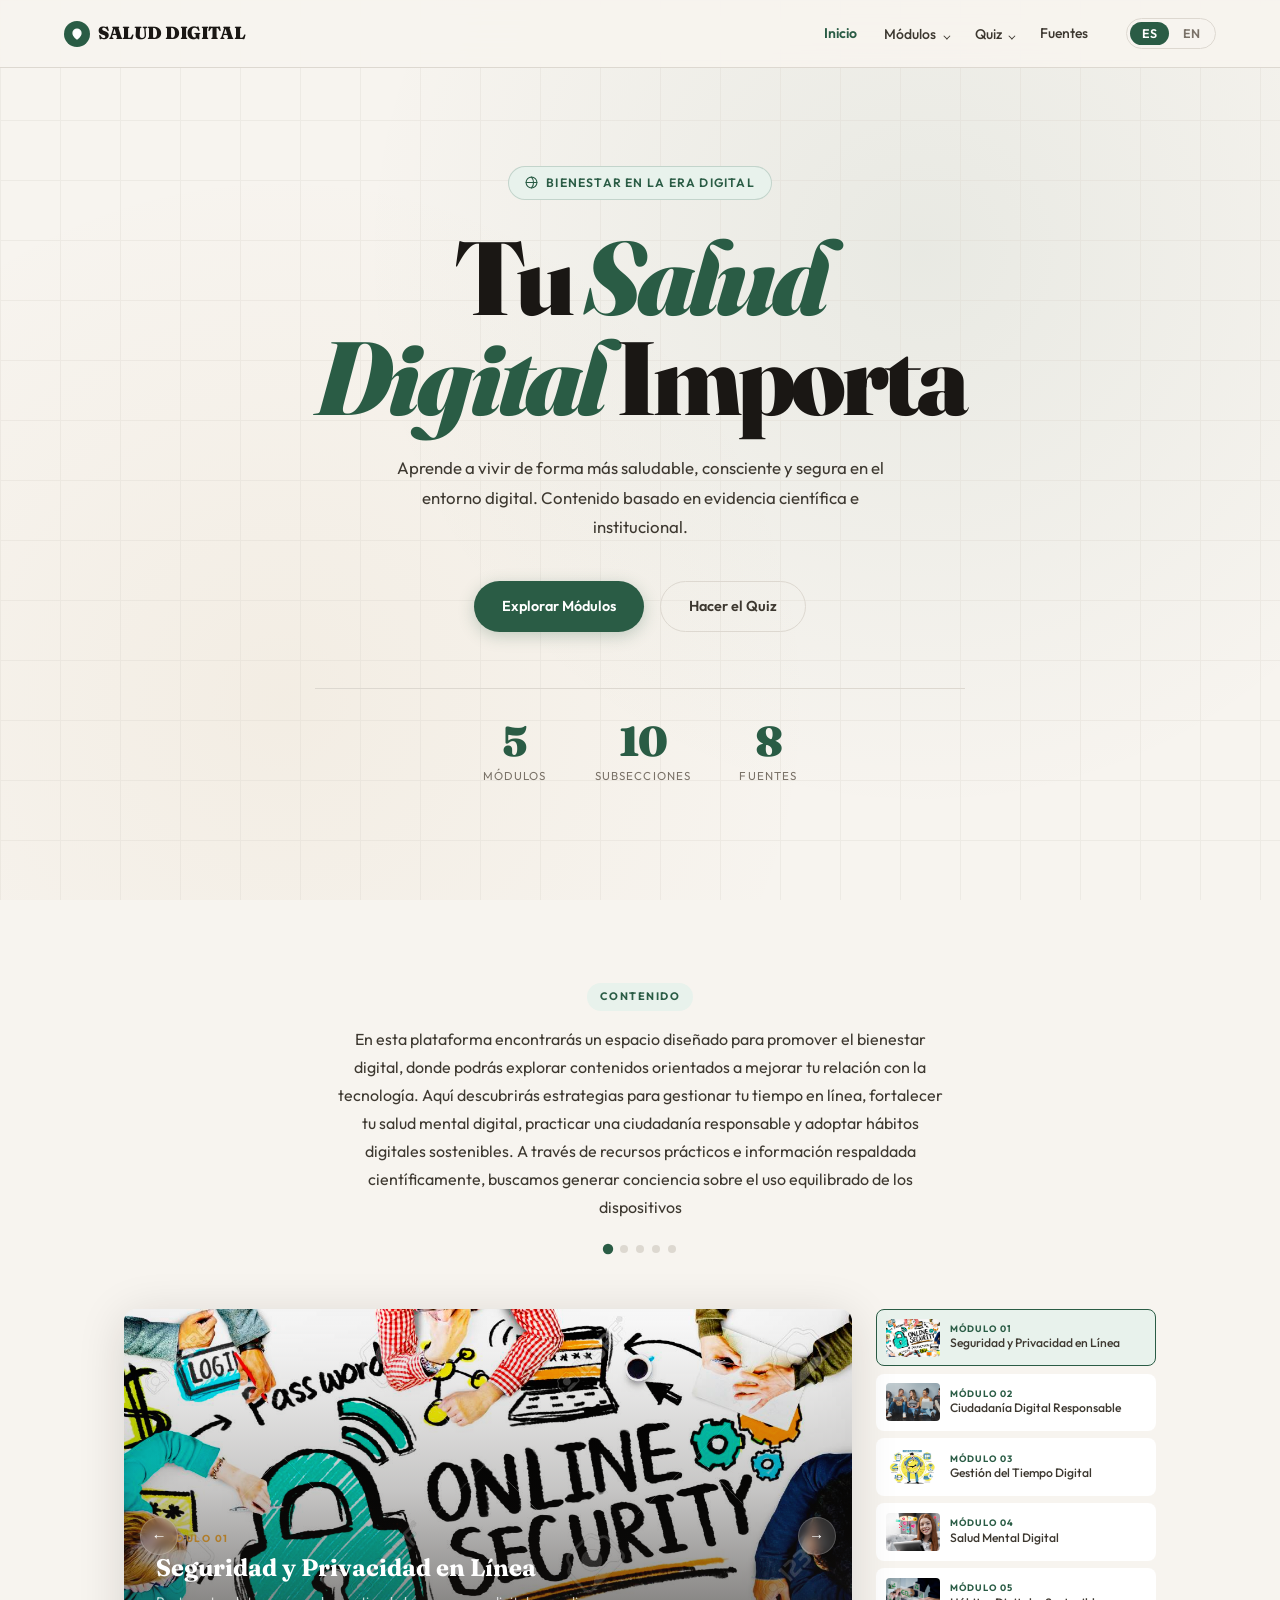
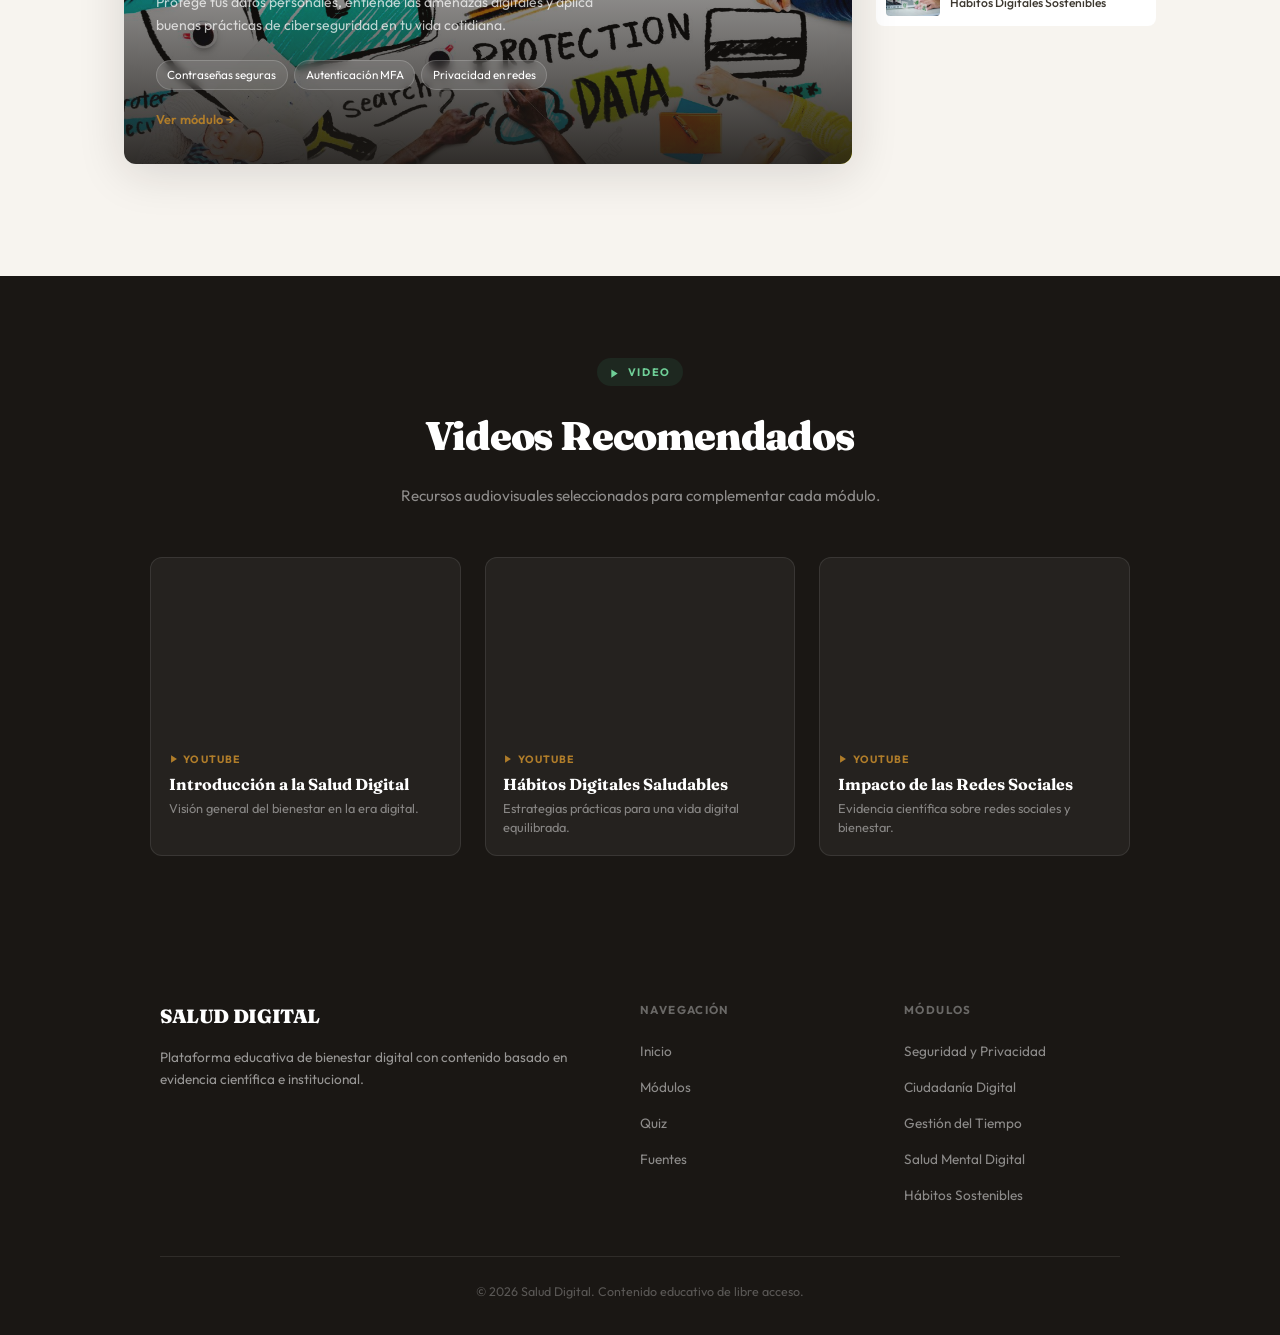
<file: index.html>
<!DOCTYPE html>
<html lang="es">
<head>
  <meta charset="UTF-8" />
  <meta name="viewport" content="width=device-width, initial-scale=1.0" />
  <meta name="description" content="Salud Digital — Plataforma educativa de bienestar digital basada en evidencia." />
  <title>Salud Digital — Inicio</title>
  <link rel="preconnect" href="https://fonts.googleapis.com" />
  <link href="https://fonts.googleapis.com/css2?family=Fraunces:ital,opsz,wght@0,9..144,300;0,9..144,700;0,9..144,900;1,9..144,700;1,9..144,900&family=Outfit:wght@300;400;500;600;700&family=JetBrains+Mono:wght@400;600&display=swap" rel="stylesheet" />
  <link rel="stylesheet" href="styles.css" />
  <style>
    /* Gallery key-points overlay */
    .gallery-kp-wrap {
      display: flex;
      flex-direction: column;
      gap: .32rem;
      margin-bottom: .6rem;
    }
    .gallery-kp-label {
      font-size: .6rem;
      font-weight: 700;
      letter-spacing: .12em;
      text-transform: uppercase;
      color: rgba(255,255,255,.5);
      margin-bottom: .2rem;
      display: block;
    }
    .gallery-kp-item {
      display: flex;
      align-items: flex-start;
      gap: .45rem;
      font-size: .82rem;
      color: rgba(255,255,255,.88);
      line-height: 1.45;
    }
    .gallery-kp-item svg { color: #6fcf97; margin-top: 2px; }
  </style>
</head>
<body>
  <div id="reading-progress"></div>

  <!-- ═══ NAV ═══ -->
  <nav>
    <a href="index.html" class="nav-logo" data-i18n="brand">
      <span class="nav-logo-mark">
        <svg viewBox="0 0 24 24" fill="none" stroke="#fff" stroke-width="2.5" stroke-linecap="round">
          <path d="M12 2C8 2 4 6 4 10c0 6 8 12 8 12s8-6 8-12c0-4-4-8-8-8z"/>
          <circle cx="12" cy="10" r="2.5" fill="#fff" stroke="none"/>
        </svg>
      </span>
      SALUD DIGITAL
    </a>

    <div class="nav-links" id="navLinks">
      <a href="index.html" class="active" data-i18n="nav_home">Inicio</a>

      <!-- Módulos dropdown -->
      <div class="nav-dropdown">
        <a data-i18n="nav_modules">Módulos</a>
        <div class="nav-dropdown-menu">
          <a href="pages/modulo1.html" class="nav-mod-link">
            <span class="nav-mod-icon">
              <svg viewBox="0 0 24 24" fill="none" stroke="currentColor" stroke-width="2" stroke-linecap="round"><rect x="3" y="11" width="18" height="11" rx="2"/><path d="M7 11V7a5 5 0 0 1 10 0v4"/></svg>
            </span>
            <span><span class="nav-mod-num">01</span><span class="nav-mod-title" data-i18n="m1_title">Seguridad y Privacidad</span></span>
          </a>
          <a href="pages/modulo2.html" class="nav-mod-link">
            <span class="nav-mod-icon">
              <svg viewBox="0 0 24 24" fill="none" stroke="currentColor" stroke-width="2" stroke-linecap="round"><circle cx="12" cy="12" r="10"/><path d="M2 12h20M12 2a15 15 0 0 1 0 20M12 2a15 15 0 0 0 0 20"/></svg>
            </span>
            <span><span class="nav-mod-num">02</span><span class="nav-mod-title" data-i18n="m2_title">Ciudadanía Digital</span></span>
          </a>
          <a href="pages/modulo3.html" class="nav-mod-link">
            <span class="nav-mod-icon">
              <svg viewBox="0 0 24 24" fill="none" stroke="currentColor" stroke-width="2" stroke-linecap="round"><circle cx="12" cy="12" r="10"/><polyline points="12 6 12 12 16 14"/></svg>
            </span>
            <span><span class="nav-mod-num">03</span><span class="nav-mod-title" data-i18n="m3_title">Gestión del Tiempo</span></span>
          </a>
          <a href="pages/modulo4.html" class="nav-mod-link">
            <span class="nav-mod-icon">
              <svg viewBox="0 0 24 24" fill="none" stroke="currentColor" stroke-width="2" stroke-linecap="round"><path d="M20.84 4.61a5.5 5.5 0 0 0-7.78 0L12 5.67l-1.06-1.06a5.5 5.5 0 0 0-7.78 7.78l1.06 1.06L12 21.23l7.78-7.78 1.06-1.06a5.5 5.5 0 0 0 0-7.78z"/></svg>
            </span>
            <span><span class="nav-mod-num">04</span><span class="nav-mod-title" data-i18n="m4_title">Salud Mental Digital</span></span>
          </a>
          <a href="pages/modulo5.html" class="nav-mod-link" style="grid-column: span 2;">
            <span class="nav-mod-icon">
              <svg viewBox="0 0 24 24" fill="none" stroke="currentColor" stroke-width="2" stroke-linecap="round"><path d="M3 9l9-7 9 7v11a2 2 0 0 1-2 2H5a2 2 0 0 1-2-2z"/><polyline points="9 22 9 12 15 12 15 22"/></svg>
            </span>
            <span><span class="nav-mod-num">05</span><span class="nav-mod-title" data-i18n="m5_title">Hábitos Sostenibles</span></span>
          </a>
        </div>
      </div>

      <div class="nav-dropdown quiz-tooltip-wrap">
        <a href="pages/quiz.html" data-i18n="nav_quiz">Quiz</a>
        <span class="quiz-tooltip" data-i18n="quiz_tip_es">Explora los módulos antes de hacer el quiz.</span>
      </div>
      <a href="pages/fuentes.html" data-i18n="nav_sources">Fuentes</a>
    </div>

    <div style="display:flex;align-items:center;gap:1rem;">
      <div class="lang-toggle">
        <button class="lang-btn active" onclick="setLang('es')">ES</button>
        <button class="lang-btn"        onclick="setLang('en')">EN</button>
      </div>
      <button class="hamburger" id="hamburger" aria-label="Menú">
        <span></span><span></span><span></span>
      </button>
    </div>
  </nav>

  <!-- ═══ HERO ═══ -->
  <section class="hero" id="top">
    <div class="hero-grid-lines"></div>
    <div class="hero-inner">
      <div class="hero-eyebrow">
        <svg viewBox="0 0 24 24" fill="none" stroke="currentColor" stroke-width="2" stroke-linecap="round"><circle cx="12" cy="12" r="10"/><path d="M2 12h20M12 2a15 15 0 0 1 0 20"/></svg>
        <span data-i18n="hero_badge">Bienestar en la era digital</span>
      </div>
      <h1>
        <span data-i18n="hero_h1a">Tu</span>
        <em data-i18n="hero_h1b"> Salud<br>Digital</em>
        <span data-i18n="hero_h1c"> Importa</span>
      </h1>
      <p class="hero-p" data-i18n="hero_p">Aprende a vivir de forma más saludable, consciente y segura en el entorno digital. Contenido basado en evidencia científica e institucional.</p>
      <div class="hero-ctas">
        <a href="pages/modulos.html" class="btn-primary" data-i18n="hero_cta1">Explorar Módulos</a>
        <a href="pages/quiz.html"    class="btn-ghost"   data-i18n="hero_cta2">Hacer el Quiz</a>
      </div>
      <div class="stats-bar">
        <div class="stat-item"><span class="stat-num">5</span><span class="stat-label" data-i18n="stat1">Módulos</span></div>
        <div class="stat-item"><span class="stat-num">10</span><span class="stat-label" data-i18n="stat2">Subsecciones</span></div>
        <div class="stat-item"><span class="stat-num">8</span><span class="stat-label" data-i18n="stat3">Fuentes</span></div>
      </div>
    </div>
  </section>

  <!-- ═══ GALERÍA DE MÓDULOS ═══ -->
  <section class="gallery-section" id="modules">
    <div class="gallery-preamble reveal">
      <span class="tag" data-i18n="mod_tag">Contenido</span>
     
      <p data-i18n="mod_preamble">En esta plataforma encontrarás un espacio diseñado para promover el bienestar digital, donde podrás explorar contenidos orientados a mejorar tu relación con la tecnología. Aquí descubrirás estrategias para gestionar tu tiempo en línea, fortalecer tu salud mental digital, practicar una ciudadanía responsable y adoptar hábitos digitales sostenibles. A través de recursos prácticos e información respaldada científicamente, buscamos generar conciencia sobre el uso equilibrado de los dispositivos</p>
      <div class="gallery-preamble-dots">
        <span class="gdot active" onclick="goSlide(0)"></span>
        <span class="gdot" onclick="goSlide(1)"></span>
        <span class="gdot" onclick="goSlide(2)"></span>
        <span class="gdot" onclick="goSlide(3)"></span>
        <span class="gdot" onclick="goSlide(4)"></span>
      </div>
    </div>

    <div class="gallery-wrapper reveal">
      <div class="gallery-featured" id="galleryFeatured">
        <a href="pages/modulo1.html" id="galleryLink" class="gallery-img-link">
          <img id="galleryImg" src="images/modulo1.jpg" alt="Seguridad y Privacidad en Línea" loading="lazy">
          <div class="gallery-overlay">
            <div class="gallery-overlay-inner">
              <span class="gallery-num" id="galleryNum">MÓDULO 01</span>
              <h3 class="gallery-title" id="galleryTitle">Seguridad y Privacidad en Línea</h3>
              <p class="gallery-desc" id="galleryDesc">Protege tus datos personales y aplica buenas prácticas de ciberseguridad en tu vida cotidiana.</p>
              <div class="gallery-subs" id="gallerySubs">
                <span class="gallery-sub-tag">Contraseñas y autenticación</span>
                <span class="gallery-sub-tag">Privacidad en redes sociales</span>
              </div>
              <span class="gallery-cta" data-i18n="ver_mas">Ver módulo →</span>
            </div>
          </div>
        </a>
        <button class="gallery-arrow gallery-prev" onclick="shiftSlide(-1)" aria-label="Anterior">&#8592;</button>
        <button class="gallery-arrow gallery-next" onclick="shiftSlide(1)"  aria-label="Siguiente">&#8594;</button>
      </div>

      <div class="gallery-thumbs">
        <div class="gallery-thumb active" onclick="goSlide(0)" data-idx="0">
          <div class="gallery-thumb-img"><img src="images/modulo1.jpg" alt="Módulo 01" loading="lazy"></div>
          <div class="gallery-thumb-info">
            <span class="gallery-thumb-num" data-i18n="m1_num">MÓDULO 01</span>
            <span class="gallery-thumb-title" data-i18n="m1_title">Seguridad y Privacidad en Línea</span>
          </div>
        </div>
        <div class="gallery-thumb" onclick="goSlide(1)" data-idx="1">
          <div class="gallery-thumb-img"><img src="images/modulo2.jpg" alt="Módulo 02" loading="lazy"></div>
          <div class="gallery-thumb-info">
            <span class="gallery-thumb-num" data-i18n="m2_num">MÓDULO 02</span>
            <span class="gallery-thumb-title" data-i18n="m2_title">Ciudadanía Digital Responsable</span>
          </div>
        </div>
        <div class="gallery-thumb" onclick="goSlide(2)" data-idx="2">
          <div class="gallery-thumb-img"><img src="images/modulo3.jpg" alt="Módulo 03" loading="lazy"></div>
          <div class="gallery-thumb-info">
            <span class="gallery-thumb-num" data-i18n="m3_num">MÓDULO 03</span>
            <span class="gallery-thumb-title" data-i18n="m3_title">Gestión del Tiempo Digital</span>
          </div>
        </div>
        <div class="gallery-thumb" onclick="goSlide(3)" data-idx="3">
          <div class="gallery-thumb-img"><img src="images/modulo4.jpg" alt="Módulo 04" loading="lazy"></div>
          <div class="gallery-thumb-info">
            <span class="gallery-thumb-num" data-i18n="m4_num">MÓDULO 04</span>
            <span class="gallery-thumb-title" data-i18n="m4_title">Salud Mental Digital</span>
          </div>
        </div>
        <div class="gallery-thumb" onclick="goSlide(4)" data-idx="4">
          <div class="gallery-thumb-img"><img src="images/modulo5.jpg" alt="Módulo 05" loading="lazy"></div>
          <div class="gallery-thumb-info">
            <span class="gallery-thumb-num" data-i18n="m5_num">MÓDULO 05</span>
            <span class="gallery-thumb-title" data-i18n="m5_title">Hábitos Digitales Sostenibles</span>
          </div>
        </div>
      </div>
    </div>
  </section>

  <script>
  const _galleryData = {
    es: [
      { num:"MÓDULO 01", title:"Seguridad y Privacidad en Línea",
        desc:"Protege tus datos personales, entiende las amenazas digitales y aplica buenas prácticas de ciberseguridad en tu vida cotidiana.",
        tags:["Contraseñas seguras","Autenticación MFA","Privacidad en redes"],
        img:"images/modulo1.jpg", href:"pages/modulo1.html" },
      { num:"MÓDULO 02", title:"Ciudadanía Digital Responsable",
        desc:"Desarrolla competencias éticas: pensamiento crítico ante la desinformación, respeto en línea y netiqueta.",
        tags:["Verificación de fuentes","Combate la desinformación","Netiqueta digital"],
        img:"images/modulo2.jpg", href:"pages/modulo2.html" },
      { num:"MÓDULO 03", title:"Gestión del Tiempo Digital",
        desc:"Aprende a equilibrar el uso de pantallas con hábitos saludables que mejoran tu productividad y bienestar.",
        tags:["Método Pomodoro","Zonas sin pantalla","Reduce el burnout"],
        img:"images/modulo3.jpg", href:"pages/modulo3.html" },
      { num:"MÓDULO 04", title:"Salud Mental Digital",
        desc:"Comprende el impacto de las redes sociales en el bienestar emocional y estrategias para un equilibrio sano.",
        tags:["Uso activo vs. pasivo","Detox digital","Protege tu sueño"],
        img:"images/modulo4.jpg", href:"pages/modulo4.html" },
      { num:"MÓDULO 05", title:"Hábitos Digitales Sostenibles",
        desc:"Explora cómo el uso consciente de la tecnología puede reducir tu huella digital y promover un futuro más sostenible.",
        tags:["Huella de carbono TIC","Alarga la vida de tus dispositivos","Economía circular"],
        img:"images/modulo5.jpg", href:"pages/modulo5.html" },
    ],
    en: [
      { num:"MODULE 01", title:"Online Security & Privacy",
        desc:"Protect your personal data, understand digital threats and apply good cybersecurity practices in everyday life.",
        tags:["Secure passwords","MFA","Social media privacy"],
        img:"images/modulo1.jpg", href:"pages/modulo1.html" },
      { num:"MODULE 02", title:"Responsible Digital Citizenship",
        desc:"Build ethical competencies: critical thinking, respectful engagement and digital etiquette.",
        tags:["Verify sources","Combat disinformation","Digital netiquette"],
        img:"images/modulo2.jpg", href:"pages/modulo2.html" },
      { num:"MODULE 03", title:"Digital Time Management",
        desc:"Balance screen time with healthy habits that improve your productivity and overall wellbeing.",
        tags:["Pomodoro method","Screen-free zones","Reduce burnout"],
        img:"images/modulo3.jpg", href:"pages/modulo3.html" },
      { num:"MODULE 04", title:"Digital Mental Health",
        desc:"Understand social media's impact on emotional wellbeing and discover strategies for a healthier balance.",
        tags:["Active vs. passive use","Digital detox","Protect your sleep"],
        img:"images/modulo4.jpg", href:"pages/modulo4.html" },
      { num:"MODULE 05", title:"Sustainable Digital Habits",
        desc:"Explore how conscious technology use can reduce your digital footprint and promote a sustainable future.",
        tags:["Digital carbon footprint","Extend device life","Circular economy"],
        img:"images/modulo5.jpg", href:"pages/modulo5.html" },
    ]
  };
  let _gIdx = 0;
  function _renderGallery(idx) {
    const lang = typeof currentLang !== 'undefined' ? currentLang : 'es';
    const d = _galleryData[lang][idx];
    _gIdx = idx;
    const img = document.getElementById('galleryImg');
    const overlay = document.querySelector('.gallery-overlay-inner');
    img.style.opacity = '0'; overlay.style.opacity = '0';
    setTimeout(() => {
      img.src = d.img; img.alt = d.title;
      document.getElementById('galleryLink').href = d.href;
      document.getElementById('galleryNum').textContent   = d.num;
      document.getElementById('galleryTitle').textContent = d.title;
      document.getElementById('galleryDesc').textContent  = d.desc;
      const subsEl = document.getElementById('gallerySubs');
      // Key-point bullets
      const kpLabel = lang === 'en' ? 'What you\'ll learn' : 'Lo que aprenderás';
      const kpHtml = d.kp && d.kp.length
        ? `<div class="gallery-kp-wrap">
            <span class="gallery-kp-label">${kpLabel}</span>
            ${d.kp.map(p => `<div class="gallery-kp-item"><svg viewBox="0 0 24 24" fill="none" stroke="currentColor" stroke-width="2.5" stroke-linecap="round" width="11" height="11" style="flex-shrink:0;margin-top:2px"><polyline points="20 6 9 17 4 12"/></svg><span>${p}</span></div>`).join('')}
          </div>`
        : '';
      // Tag pills
      const tagsHtml = d.tags.map(t => `<span class="gallery-sub-tag">${t}</span>`).join('');
      subsEl.innerHTML = kpHtml + `<div style="display:flex;flex-wrap:wrap;gap:.4rem;margin-top:.6rem">${tagsHtml}</div>`;
      img.style.opacity = '1'; overlay.style.opacity = '1';
    }, 220);
    document.querySelectorAll('.gdot').forEach((el, i) => el.classList.toggle('active', i === idx));
    document.querySelectorAll('.gallery-thumb').forEach((el, i) => el.classList.toggle('active', i === idx));
  }
  function goSlide(idx) { _renderGallery(idx); }
  function shiftSlide(dir) {
    const total = _galleryData[typeof currentLang!=='undefined'?currentLang:'es'].length;
    _renderGallery((_gIdx + dir + total) % total);
  }
  window.addEventListener('load', () => setInterval(() => shiftSlide(1), 6000));
  </script>

  <!-- ═══ VIDEOS ═══ -->
  <div class="video-section reveal">
    <div class="video-section-header">
      <span class="tag">
        <svg style="display:inline;width:11px;height:11px;vertical-align:middle;margin-right:4px" viewBox="0 0 24 24" fill="currentColor"><polygon points="5 3 19 12 5 21 5 3"/></svg>
        Video
      </span>
      <h2 data-i18n="vid_section_title">Videos Recomendados</h2>
      <p data-i18n="vid_section_desc">Recursos audiovisuales seleccionados para complementar cada módulo.</p>
    </div>
    <div class="video-grid">
      <div class="video-card">
        <div class="yt-embed-wrap">
          <iframe src="https://www.youtube.com/embed/TZ7JLOiJFm0?si=QbRdx7wSULkF24Zd"
                  title="Introducción a la Salud Digital"
                  loading="lazy"
                  allow="accelerometer; autoplay; clipboard-write; encrypted-media; gyroscope; picture-in-picture"
                  allowfullscreen></iframe>
        </div>
        <div class="video-meta">
          <div class="video-badge">
            <svg style="width:10px;height:10px;fill:currentColor" viewBox="0 0 24 24"><polygon points="5 3 19 12 5 21 5 3"/></svg>
            YouTube
          </div>
          <div class="video-title" data-i18n="vid_index_1_title">Introducción a la Salud Digital</div>
          <div class="video-desc"  data-i18n="vid_index_1_desc">Visión general del bienestar en la era digital.</div>
        </div>
      </div>
      <div class="video-card">
        <div class="yt-embed-wrap">
          <iframe src="https://www.youtube.com/embed/EZ0B6vWbvO0?si=1Olk57lapOTz-K_X"
                  title="Hábitos Digitales Saludables"
                  loading="lazy"
                  allow="accelerometer; autoplay; clipboard-write; encrypted-media; gyroscope; picture-in-picture"
                  allowfullscreen></iframe>
        </div>
        <div class="video-meta">
          <div class="video-badge">
            <svg style="width:10px;height:10px;fill:currentColor" viewBox="0 0 24 24"><polygon points="5 3 19 12 5 21 5 3"/></svg>
            YouTube
          </div>
          <div class="video-title" data-i18n="vid_index_2_title">Hábitos Digitales Saludables</div>
          <div class="video-desc"  data-i18n="vid_index_2_desc">Estrategias prácticas para una vida digital equilibrada.</div>
        </div>
      </div>
      <div class="video-card">
        <div class="yt-embed-wrap">
          <iframe src="https://www.youtube.com/embed/hAkHEeLj_AE?si=XW1t35tpnagaiTtk"
                  title="Impacto de las Redes Sociales"
                  loading="lazy"
                  allow="accelerometer; autoplay; clipboard-write; encrypted-media; gyroscope; picture-in-picture"
                  allowfullscreen></iframe>
        </div>
        <div class="video-meta">
          <div class="video-badge">
            <svg style="width:10px;height:10px;fill:currentColor" viewBox="0 0 24 24"><polygon points="5 3 19 12 5 21 5 3"/></svg>
            YouTube
          </div>
          <div class="video-title" data-i18n="vid_index_3_title">Impacto de las Redes Sociales</div>
          <div class="video-desc"  data-i18n="vid_index_3_desc">Evidencia científica sobre redes sociales y bienestar.</div>
        </div>
      </div>
    </div>
  </div>

  <!-- ═══ FOOTER ═══ -->
  <footer>
    <div class="footer-grid">
      <div class="footer-brand">
        <div class="logo" data-i18n="brand">SALUD DIGITAL</div>
        <p data-i18n="footer_desc">Plataforma educativa de bienestar digital con contenido basado en evidencia científica e institucional.</p>
      </div>
      <div class="footer-col">
        <h4 data-i18n="footer_nav">Navegación</h4>
        <ul>
          <li><a href="index.html"         data-i18n="nav_home">Inicio</a></li>
          <li><a href="pages/modulos.html" data-i18n="nav_modules">Módulos</a></li>
          <li><a href="pages/quiz.html"    data-i18n="nav_quiz">Quiz</a></li>
          <li><a href="pages/fuentes.html" data-i18n="nav_sources">Fuentes</a></li>
        </ul>
      </div>
      <div class="footer-col">
        <h4 data-i18n="footer_mods">Módulos</h4>
        <ul>
          <li><a href="pages/modulo1.html" data-i18n="m1_title">Seguridad y Privacidad</a></li>
          <li><a href="pages/modulo2.html" data-i18n="m2_title">Ciudadanía Digital</a></li>
          <li><a href="pages/modulo3.html" data-i18n="m3_title">Gestión del Tiempo</a></li>
          <li><a href="pages/modulo4.html" data-i18n="m4_title">Salud Mental Digital</a></li>
          <li><a href="pages/modulo5.html" data-i18n="m5_title">Hábitos Sostenibles</a></li>
        </ul>
      </div>
    </div>
    <div class="footer-bottom">
      <p data-i18n="footer_copy">© 2026 Salud Digital. Contenido educativo de libre acceso.</p>
    </div>
  </footer>

  <script src="main.js"></script>
  <script>
    (function () {
      const _base = setLang;
      setLang = function (lang) {
        currentLang = lang;
        document.querySelectorAll('[data-i18n]').forEach(el => {
          const key = el.getAttribute('data-i18n');
          if (i18n[lang][key] !== undefined) el.textContent = i18n[lang][key];
        });
        document.querySelectorAll('.lang-btn').forEach(b =>
          b.classList.toggle('active', b.textContent === lang.toUpperCase())
        );
        if (typeof _renderGallery === 'function') _renderGallery(_gIdx);
        if (typeof renderQuestion === 'function') {
          qIndex = 0; score = 0; answered = false;
          const qc = document.getElementById('quizCard');
          const qr = document.getElementById('quizResult');
          if (qc) qc.style.display = '';
          if (qr) qr.classList.remove('show');
          renderQuestion();
        }
      };
      if (!i18n.es.yt_hint) {
        i18n.es.yt_hint = 'Reemplaza VIDEO_ID con el ID de tu video de YouTube';
        i18n.en.yt_hint = 'Replace VIDEO_ID with your YouTube video ID';
      }
      if (typeof _renderGallery === 'function') _renderGallery(0);
    })();
  </script>
  <button id="back-to-top" aria-label="Volver arriba" onclick="window.scrollTo({top:0,behavior:'smooth'})">
    <svg viewBox="0 0 24 24" fill="none" stroke="#fff" stroke-width="2.5" stroke-linecap="round" width="16" height="16"><polyline points="18 15 12 9 6 15"/></svg>
  </button>
  <script>
    window.addEventListener('scroll', () => {
      const doc = document.documentElement;
      const pct = (window.scrollY / (doc.scrollHeight - doc.clientHeight)) * 100;
      const bar = document.getElementById('reading-progress');
      if (bar) bar.style.width = Math.min(pct, 100) + '%';
      const btn = document.getElementById('back-to-top');
      if (btn) btn.classList.toggle('visible', window.scrollY > 400);
    });
  </script>
</body>
</html>
</file>
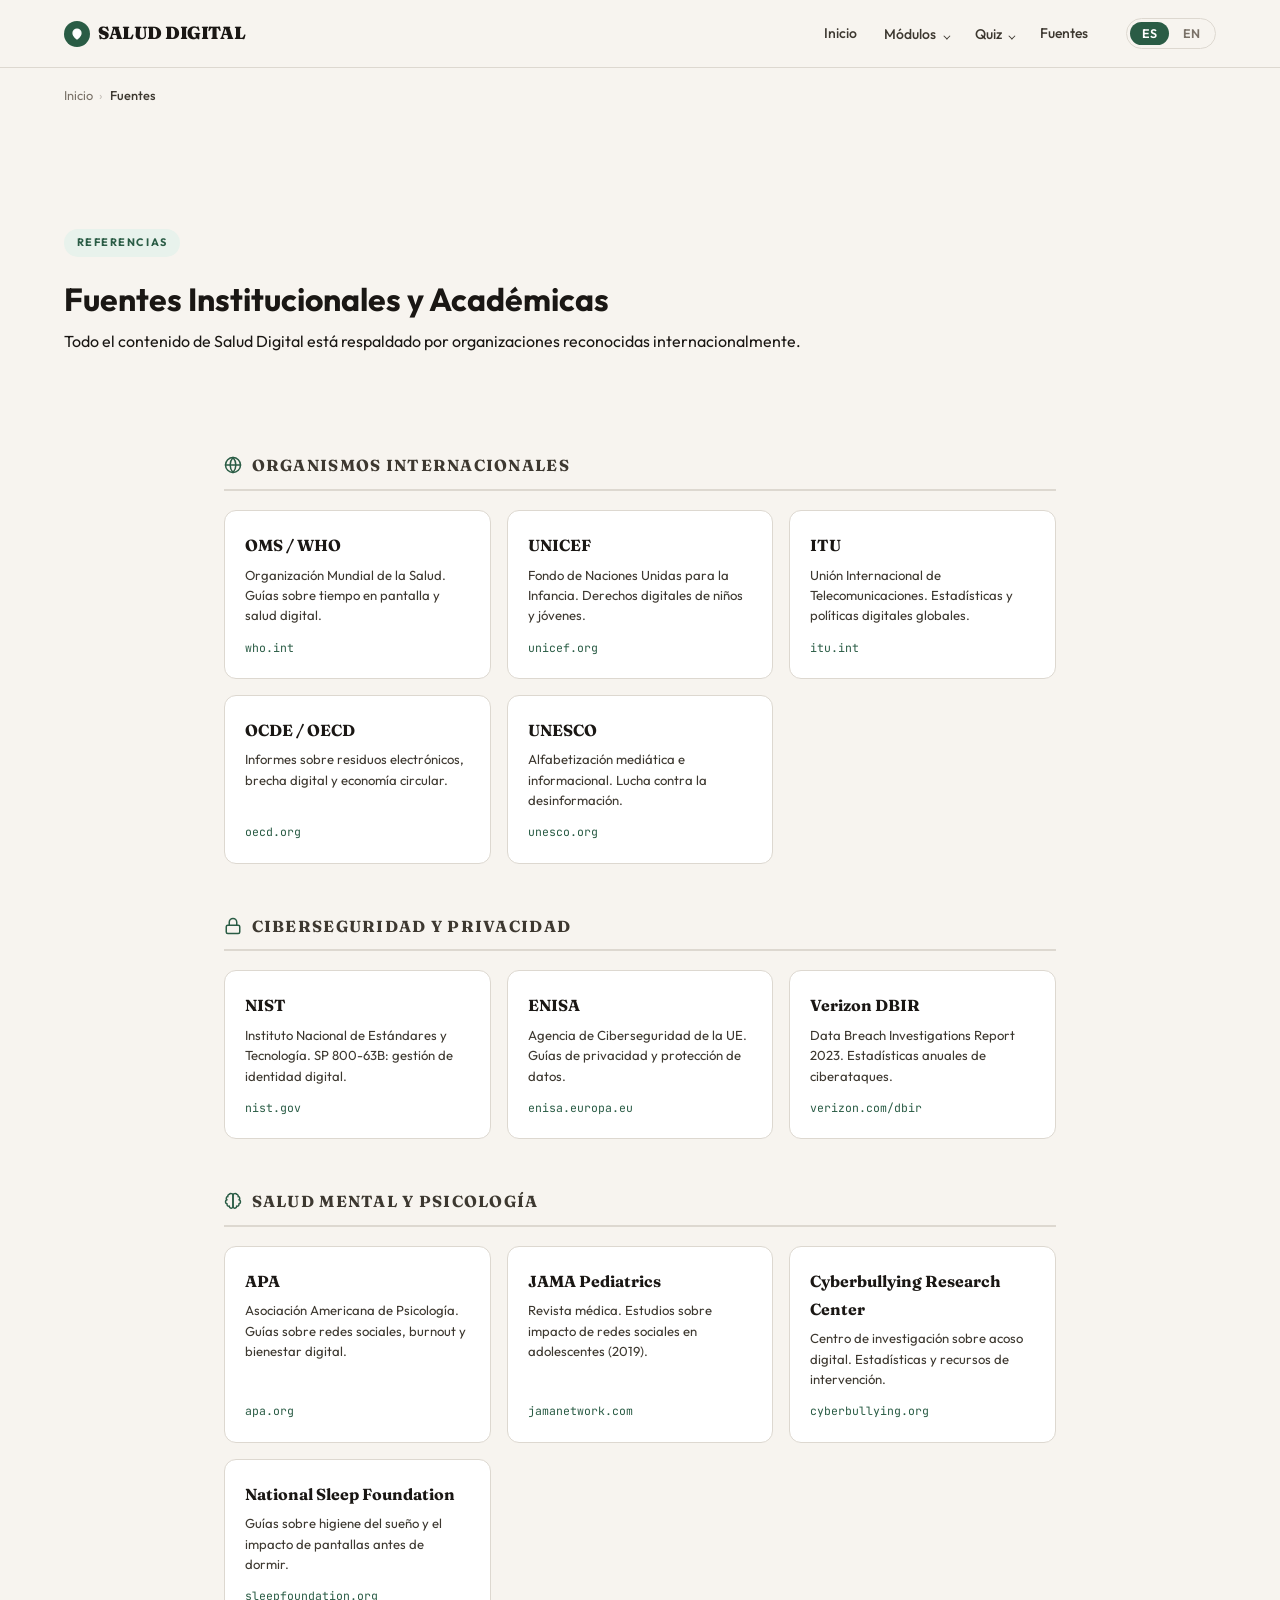
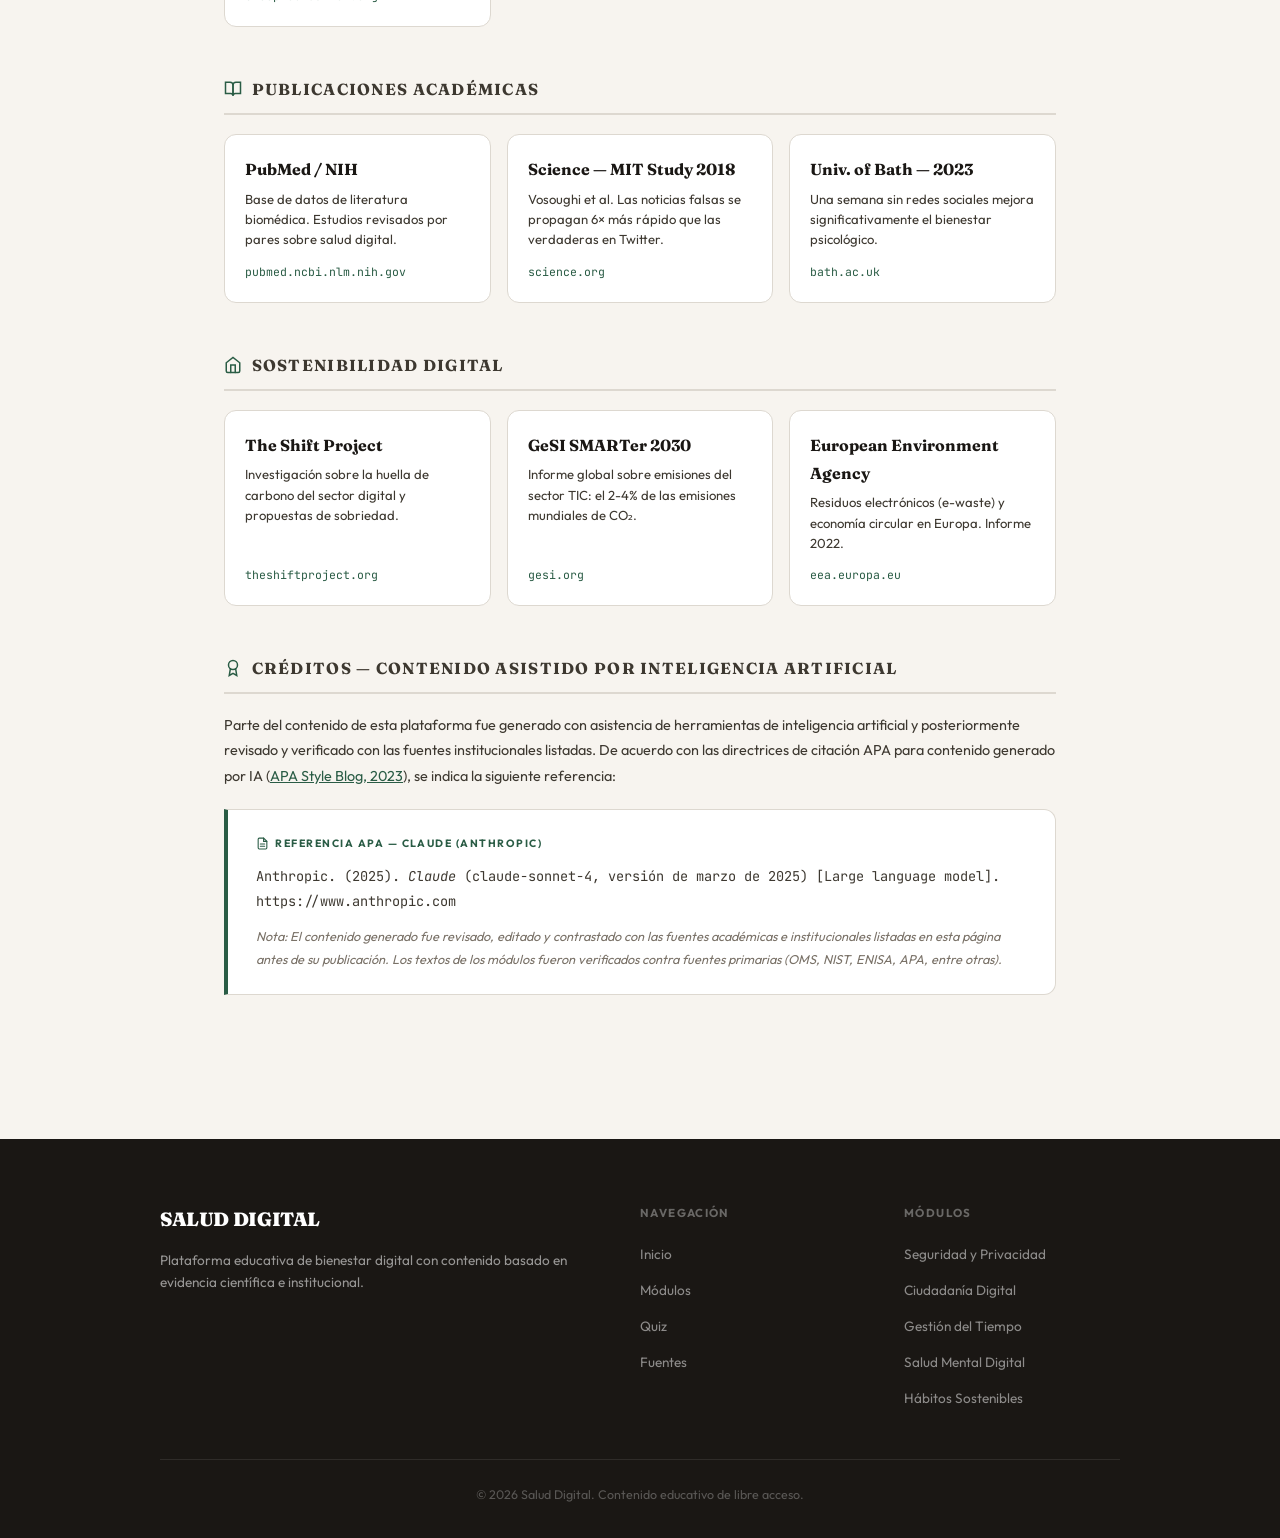
<file: pages/fuentes.html>
<!DOCTYPE html>
<html lang="es">
<head>
  <meta charset="UTF-8" />
  <meta name="viewport" content="width=device-width, initial-scale=1.0" />
  <title>Salud Digital — Fuentes</title>
  <link rel="preconnect" href="https://fonts.googleapis.com" />
    <link href="https://fonts.googleapis.com/css2?family=Fraunces:ital,opsz,wght@0,9..144,700;0,9..144,900;1,9..144,700&family=Outfit:wght@300;400;500;600;700&family=JetBrains+Mono:wght@400;600&display=swap" rel="stylesheet" />
  <link rel="stylesheet" href="../styles.css" />
</head>
<body>
  <div id="reading-progress"></div>

  <!-- NAV -->
    <nav>
    <a href="../index.html" class="nav-logo" data-i18n="brand">
      <span class="nav-logo-mark">
        <svg viewBox="0 0 24 24" fill="none" stroke="#fff" stroke-width="2.5" stroke-linecap="round"><path d="M12 2C8 2 4 6 4 10c0 6 8 12 8 12s8-6 8-12c0-4-4-8-8-8z"/><circle cx="12" cy="10" r="2.5" fill="#fff" stroke="none"/></svg>
      </span>
      SALUD DIGITAL
    </a>
    <div class="nav-links" id="navLinks">
      <a href="../index.html" data-i18n="nav_home">Inicio</a>
      <div class="nav-dropdown">
        <a data-i18n="nav_modules">Módulos</a>
        <div class="nav-dropdown-menu">
          <a href="modulo1.html" class="nav-mod-link">
            <span class="nav-mod-icon"><svg viewBox="0 0 24 24" fill="none" stroke="currentColor" stroke-width="2" stroke-linecap="round"><rect x="3" y="11" width="18" height="11" rx="2"/><path d="M7 11V7a5 5 0 0 1 10 0v4"/></svg></span>
            <span><span class="nav-mod-num">01</span><span class="nav-mod-title" data-i18n="m1_title">Seguridad y Privacidad</span></span>
          </a>
          <a href="modulo2.html" class="nav-mod-link">
            <span class="nav-mod-icon"><svg viewBox="0 0 24 24" fill="none" stroke="currentColor" stroke-width="2" stroke-linecap="round"><circle cx="12" cy="12" r="10"/><path d="M2 12h20M12 2a15 15 0 0 1 0 20M12 2a15 15 0 0 0 0 20"/></svg></span>
            <span><span class="nav-mod-num">02</span><span class="nav-mod-title" data-i18n="m2_title">Ciudadanía Digital</span></span>
          </a>
          <a href="modulo3.html" class="nav-mod-link">
            <span class="nav-mod-icon"><svg viewBox="0 0 24 24" fill="none" stroke="currentColor" stroke-width="2" stroke-linecap="round"><circle cx="12" cy="12" r="10"/><polyline points="12 6 12 12 16 14"/></svg></span>
            <span><span class="nav-mod-num">03</span><span class="nav-mod-title" data-i18n="m3_title">Gestión del Tiempo</span></span>
          </a>
          <a href="modulo4.html" class="nav-mod-link">
            <span class="nav-mod-icon"><svg viewBox="0 0 24 24" fill="none" stroke="currentColor" stroke-width="2" stroke-linecap="round"><path d="M20.84 4.61a5.5 5.5 0 0 0-7.78 0L12 5.67l-1.06-1.06a5.5 5.5 0 0 0-7.78 7.78l1.06 1.06L12 21.23l7.78-7.78 1.06-1.06a5.5 5.5 0 0 0 0-7.78z"/></svg></span>
            <span><span class="nav-mod-num">04</span><span class="nav-mod-title" data-i18n="m4_title">Salud Mental Digital</span></span>
          </a>
          <a href="modulo5.html" class="nav-mod-link" style="grid-column:span 2">
            <span class="nav-mod-icon"><svg viewBox="0 0 24 24" fill="none" stroke="currentColor" stroke-width="2" stroke-linecap="round"><path d="M3 9l9-7 9 7v11a2 2 0 0 1-2 2H5a2 2 0 0 1-2-2z"/><polyline points="9 22 9 12 15 12 15 22"/></svg></span>
            <span><span class="nav-mod-num">05</span><span class="nav-mod-title" data-i18n="m5_title">Hábitos Sostenibles</span></span>
          </a>
        </div>
      </div>
      <div class="nav-dropdown quiz-tooltip-wrap">
        <a href="quiz.html" data-i18n="nav_quiz">Quiz</a>
        <span class="quiz-tooltip">Explora los módulos antes del quiz.</span>
      </div>
      <a href="fuentes.html" data-i18n="nav_sources">Fuentes</a>
    </div>
    <div style="display:flex;align-items:center;gap:1rem;">
      <div class="lang-toggle">
        <button class="lang-btn active" onclick="setLang('es')">ES</button>
        <button class="lang-btn"        onclick="setLang('en')">EN</button>
      </div>
      <button class="hamburger" id="hamburger" aria-label="Menú">
        <span></span><span></span><span></span>
      </button>
    </div>
  </nav>

  <!-- PAGE HERO -->

  <nav class="breadcrumb" aria-label="breadcrumb">
    <a href="../index.html" data-i18n="breadcrumb_home">Inicio</a>
    <span class="sep">›</span>
    <span class="current" data-i18n="breadcrumb_sources">Fuentes</span>
  </nav>

  <div class="sources-page-hero">
    <div class="sources-page-hero-inner">
      <span class="tag" data-i18n="src_tag">Referencias</span>
      <h1 data-i18n="src_h1">Fuentes Institucionales y Académicas</h1>
      <p data-i18n="src_subtitle">Todo el contenido de Salud Digital está respaldado por organizaciones reconocidas internacionalmente.</p>
    </div>
  </div>

  <!-- SOURCES CONTENT -->
  <div class="sources-content">

    <!-- Organismos Internacionales -->
    <div class="sources-group reveal">
      <div class="sources-group-title" data-i18n="src_group1"><svg viewBox="0 0 24 24" fill="none" stroke="currentColor" stroke-width="2" stroke-linecap="round"><circle cx="12" cy="12" r="10"/><path d="M2 12h20M12 2a15 15 0 0 1 0 20M12 2a15 15 0 0 0 0 20"/></svg> Organismos Internacionales</div>
      <div class="source-cards">
        <a class="source-card" href="https://www.who.int" target="_blank" rel="noopener">
          <div class="source-card-name">OMS / WHO</div>
          <div class="source-card-desc" data-i18n="src_who">Organización Mundial de la Salud. Guías sobre tiempo en pantalla y salud digital.</div>
          <div class="source-card-url">who.int</div>
        </a>
        <a class="source-card" href="https://www.unicef.org" target="_blank" rel="noopener">
          <div class="source-card-name">UNICEF</div>
          <div class="source-card-desc" data-i18n="src_unicef">Fondo de Naciones Unidas para la Infancia. Derechos digitales de niños y jóvenes.</div>
          <div class="source-card-url">unicef.org</div>
        </a>
        <a class="source-card" href="https://www.itu.int" target="_blank" rel="noopener">
          <div class="source-card-name">ITU</div>
          <div class="source-card-desc" data-i18n="src_itu">Unión Internacional de Telecomunicaciones. Estadísticas y políticas digitales globales.</div>
          <div class="source-card-url">itu.int</div>
        </a>
        <a class="source-card" href="https://www.oecd.org" target="_blank" rel="noopener">
          <div class="source-card-name">OCDE / OECD</div>
          <div class="source-card-desc" data-i18n="src_oecd">Informes sobre residuos electrónicos, brecha digital y economía circular.</div>
          <div class="source-card-url">oecd.org</div>
        </a>
        <a class="source-card" href="https://en.unesco.org" target="_blank" rel="noopener">
          <div class="source-card-name">UNESCO</div>
          <div class="source-card-desc" data-i18n="src_unesco">Alfabetización mediática e informacional. Lucha contra la desinformación.</div>
          <div class="source-card-url">unesco.org</div>
        </a>
      </div>
    </div>

    <!-- Ciberseguridad -->
    <div class="sources-group reveal">
      <div class="sources-group-title" data-i18n="src_group2"><svg viewBox="0 0 24 24" fill="none" stroke="currentColor" stroke-width="2" stroke-linecap="round"><rect x="3" y="11" width="18" height="11" rx="2"/><path d="M7 11V7a5 5 0 0 1 10 0v4"/></svg> Ciberseguridad y Privacidad</div>
      <div class="source-cards">
        <a class="source-card" href="https://www.nist.gov" target="_blank" rel="noopener">
          <div class="source-card-name">NIST</div>
          <div class="source-card-desc" data-i18n="src_nist">Instituto Nacional de Estándares y Tecnología. SP 800-63B: gestión de identidad digital.</div>
          <div class="source-card-url">nist.gov</div>
        </a>
        <a class="source-card" href="https://www.enisa.europa.eu" target="_blank" rel="noopener">
          <div class="source-card-name">ENISA</div>
          <div class="source-card-desc" data-i18n="src_enisa">Agencia de Ciberseguridad de la UE. Guías de privacidad y protección de datos.</div>
          <div class="source-card-url">enisa.europa.eu</div>
        </a>
        <a class="source-card" href="https://www.verizon.com/business/resources/reports/dbir/" target="_blank" rel="noopener">
          <div class="source-card-name">Verizon DBIR</div>
          <div class="source-card-desc" data-i18n="src_verizon">Data Breach Investigations Report 2023. Estadísticas anuales de ciberataques.</div>
          <div class="source-card-url">verizon.com/dbir</div>
        </a>
      </div>
    </div>

    <!-- Salud Mental y Psicología -->
    <div class="sources-group reveal">
      <div class="sources-group-title" data-i18n="src_group3"><svg viewBox="0 0 24 24" fill="none" stroke="currentColor" stroke-width="2" stroke-linecap="round"><path d="M9.5 2A2.5 2.5 0 0 1 12 4.5v15a2.5 2.5 0 0 1-4.96-.46 2.5 2.5 0 0 1-2.96-3.08 3 3 0 0 1-.34-5.58 2.5 2.5 0 0 1 1.32-4.24 2.5 2.5 0 0 1 1.98-3A2.5 2.5 0 0 1 9.5 2z"/><path d="M14.5 2A2.5 2.5 0 0 0 12 4.5v15a2.5 2.5 0 0 0 4.96-.46 2.5 2.5 0 0 0 2.96-3.08 3 3 0 0 0 .34-5.58 2.5 2.5 0 0 0-1.32-4.24 2.5 2.5 0 0 0-1.98-3A2.5 2.5 0 0 0 14.5 2z"/></svg> Salud Mental y Psicología</div>
      <div class="source-cards">
        <a class="source-card" href="https://www.apa.org" target="_blank" rel="noopener">
          <div class="source-card-name">APA</div>
          <div class="source-card-desc" data-i18n="src_apa">Asociación Americana de Psicología. Guías sobre redes sociales, burnout y bienestar digital.</div>
          <div class="source-card-url">apa.org</div>
        </a>
        <a class="source-card" href="https://jamanetwork.com/journals/jamapediatrics" target="_blank" rel="noopener">
          <div class="source-card-name">JAMA Pediatrics</div>
          <div class="source-card-desc" data-i18n="src_jama">Revista médica. Estudios sobre impacto de redes sociales en adolescentes (2019).</div>
          <div class="source-card-url">jamanetwork.com</div>
        </a>
        <a class="source-card" href="https://cyberbullying.org" target="_blank" rel="noopener">
          <div class="source-card-name">Cyberbullying Research Center</div>
          <div class="source-card-desc" data-i18n="src_cyber">Centro de investigación sobre acoso digital. Estadísticas y recursos de intervención.</div>
          <div class="source-card-url">cyberbullying.org</div>
        </a>
        <a class="source-card" href="https://www.sleepfoundation.org" target="_blank" rel="noopener">
          <div class="source-card-name">National Sleep Foundation</div>
          <div class="source-card-desc" data-i18n="src_sleep">Guías sobre higiene del sueño y el impacto de pantallas antes de dormir.</div>
          <div class="source-card-url">sleepfoundation.org</div>
        </a>
      </div>
    </div>

    <!-- Publicaciones Académicas -->
    <div class="sources-group reveal">
      <div class="sources-group-title" data-i18n="src_group4"><svg viewBox="0 0 24 24" fill="none" stroke="currentColor" stroke-width="2" stroke-linecap="round"><path d="M2 3h6a4 4 0 0 1 4 4v14a3 3 0 0 0-3-3H2z"/><path d="M22 3h-6a4 4 0 0 0-4 4v14a3 3 0 0 1 3-3h7z"/></svg> Publicaciones Académicas</div>
      <div class="source-cards">
        <a class="source-card" href="https://www.ncbi.nlm.nih.gov/pubmed/" target="_blank" rel="noopener">
          <div class="source-card-name">PubMed / NIH</div>
          <div class="source-card-desc" data-i18n="src_pubmed">Base de datos de literatura biomédica. Estudios revisados por pares sobre salud digital.</div>
          <div class="source-card-url">pubmed.ncbi.nlm.nih.gov</div>
        </a>
        <a class="source-card" href="https://www.science.org/doi/10.1126/science.aap9559" target="_blank" rel="noopener">
          <div class="source-card-name">Science — MIT Study 2018</div>
          <div class="source-card-desc" data-i18n="src_mit">Vosoughi et al. Las noticias falsas se propagan 6× más rápido que las verdaderas en Twitter.</div>
          <div class="source-card-url">science.org</div>
        </a>
        <a class="source-card" href="https://www.bath.ac.uk" target="_blank" rel="noopener">
          <div class="source-card-name">Univ. of Bath — 2023</div>
          <div class="source-card-desc" data-i18n="src_bath">Una semana sin redes sociales mejora significativamente el bienestar psicológico.</div>
          <div class="source-card-url">bath.ac.uk</div>
        </a>
      </div>
    </div>

    <!-- Sostenibilidad -->
    <div class="sources-group reveal">
      <div class="sources-group-title" data-i18n="src_group5"><svg viewBox="0 0 24 24" fill="none" stroke="currentColor" stroke-width="2" stroke-linecap="round"><path d="M3 9l9-7 9 7v11a2 2 0 0 1-2 2H5a2 2 0 0 1-2-2z"/><polyline points="9 22 9 12 15 12 15 22"/></svg> Sostenibilidad Digital</div>
      <div class="source-cards">
        <a class="source-card" href="https://theshiftproject.org" target="_blank" rel="noopener">
          <div class="source-card-name">The Shift Project</div>
          <div class="source-card-desc" data-i18n="src_shift">Investigación sobre la huella de carbono del sector digital y propuestas de sobriedad.</div>
          <div class="source-card-url">theshiftproject.org</div>
        </a>
        <a class="source-card" href="https://gesi.org" target="_blank" rel="noopener">
          <div class="source-card-name">GeSI SMARTer 2030</div>
          <div class="source-card-desc" data-i18n="src_gesi">Informe global sobre emisiones del sector TIC: el 2-4% de las emisiones mundiales de CO₂.</div>
          <div class="source-card-url">gesi.org</div>
        </a>
        <a class="source-card" href="https://www.eea.europa.eu" target="_blank" rel="noopener">
          <div class="source-card-name">European Environment Agency</div>
          <div class="source-card-desc" data-i18n="src_eea">Residuos electrónicos (e-waste) y economía circular en Europa. Informe 2022.</div>
          <div class="source-card-url">eea.europa.eu</div>
        </a>
      </div>
    </div>


    <!-- ── Cita APA para contenido generado por IA ── -->
    <div class="sources-group reveal">
      <div class="sources-group-title">
        <svg viewBox="0 0 24 24" fill="none" stroke="currentColor" stroke-width="2" stroke-linecap="round"><circle cx="12" cy="8" r="6"/><path d="M15.477 12.89L17 22l-5-3-5 3 1.523-9.11"/></svg>
        Créditos — Contenido Asistido por Inteligencia Artificial
      </div>
      <p style="font-size:.9rem;color:var(--ink2);line-height:1.75;margin-bottom:1.25rem;">
        Parte del contenido de esta plataforma fue generado con asistencia de herramientas de inteligencia artificial y posteriormente revisado y verificado con las fuentes institucionales listadas. De acuerdo con las directrices de citación APA para contenido generado por IA (<a href="https://apastyle.apa.org/blog/how-to-cite-chatgpt" target="_blank" rel="noopener" style="color:var(--accent);">APA Style Blog, 2023</a>), se indica la siguiente referencia:
      </p>

      <div class="apa-citation-block">
        <div class="apa-citation-label">
          <svg viewBox="0 0 24 24" fill="none" stroke="currentColor" stroke-width="2" stroke-linecap="round"><path d="M14 2H6a2 2 0 0 0-2 2v16a2 2 0 0 0 2 2h12a2 2 0 0 0 2-2V8z"/><polyline points="14 2 14 8 20 8"/><line x1="16" y1="13" x2="8" y2="13"/><line x1="16" y1="17" x2="8" y2="17"/></svg>
          Referencia APA — Claude (Anthropic)
        </div>
        <p class="apa-citation-text">
          Anthropic. (2025). <em>Claude</em> (claude-sonnet-4, versión de marzo de 2025) [Large language model]. https://www.anthropic.com
        </p>
        <p class="apa-note">
          Nota: El contenido generado fue revisado, editado y contrastado con las fuentes académicas e institucionales listadas en esta página antes de su publicación. Los textos de los módulos fueron verificados contra fuentes primarias (OMS, NIST, ENISA, APA, entre otras).
        </p>
      </div>

      
    </div>

  </div>

  <!-- FOOTER -->
    <footer>
    <div class="footer-grid">
      <div class="footer-brand">
        <div class="logo" data-i18n="brand">SALUD DIGITAL</div>
        <p data-i18n="footer_desc">Plataforma educativa de bienestar digital con contenido basado en evidencia científica e institucional.</p>
      </div>
      <div class="footer-col">
        <h4 data-i18n="footer_nav">Navegación</h4>
        <ul>
          <li><a href="../index.html"   data-i18n="nav_home">Inicio</a></li>
          <li><a href="modulos.html"    data-i18n="nav_modules">Módulos</a></li>
          <li><a href="quiz.html"       data-i18n="nav_quiz">Quiz</a></li>
          <li><a href="fuentes.html"    data-i18n="nav_sources">Fuentes</a></li>
        </ul>
      </div>
      <div class="footer-col">
        <h4 data-i18n="footer_mods">Módulos</h4>
        <ul>
          <li><a href="modulo1.html" data-i18n="m1_title">Seguridad y Privacidad</a></li>
          <li><a href="modulo2.html" data-i18n="m2_title">Ciudadanía Digital</a></li>
          <li><a href="modulo3.html" data-i18n="m3_title">Gestión del Tiempo</a></li>
          <li><a href="modulo4.html" data-i18n="m4_title">Salud Mental Digital</a></li>
          <li><a href="modulo5.html" data-i18n="m5_title">Hábitos Sostenibles</a></li>
        </ul>
      </div>
    </div>
    <div class="footer-bottom">
      <p data-i18n="footer_copy">© 2026 Salud Digital. Contenido educativo de libre acceso.</p>
    </div>
  </footer>

  <script src="../main.js"></script>
  <script>
    /* Extra i18n keys for this page */
    i18n.es.src_tag      = "Referencias";
    i18n.es.src_h1       = "Fuentes Institucionales y Académicas";
    i18n.es.src_subtitle = "Todo el contenido de Salud Digital está respaldado por organizaciones reconocidas internacionalmente.";
    i18n.es.src_group1   = "🌍 Organismos Internacionales";
    i18n.es.src_group2   = "🔒 Ciberseguridad y Privacidad";
    i18n.es.src_group3   = "🧠 Salud Mental y Psicología";
    i18n.es.src_group4   = "📚 Publicaciones Académicas";
    i18n.es.src_group5   = "🌱 Sostenibilidad Digital";
    i18n.en.src_tag      = "References";
    i18n.en.src_h1       = "Institutional & Academic Sources";
    i18n.en.src_subtitle = "All Salud Digital content is backed by internationally recognised organisations.";
    i18n.en.src_group1   = "🌍 International Organisations";
    i18n.en.src_group2   = "🔒 Cybersecurity & Privacy";
    i18n.en.src_group3   = "🧠 Mental Health & Psychology";
    i18n.en.src_group4   = "📚 Academic Publications";
    i18n.en.src_group5   = "🌱 Digital Sustainability";
    i18n.en.src_who      = "World Health Organization. Guidelines on screen time and digital health.";
    i18n.en.src_unicef   = "United Nations Children's Fund. Children's and young people's digital rights.";
    i18n.en.src_itu      = "International Telecommunication Union. Global digital statistics and policies.";
    i18n.en.src_oecd     = "Reports on e-waste, digital divide and circular economy.";
    i18n.en.src_unesco   = "Media and information literacy. Fight against disinformation.";
    i18n.en.src_nist     = "National Institute of Standards and Technology. SP 800-63B: digital identity management.";
    i18n.en.src_enisa    = "EU Cybersecurity Agency. Privacy and data protection guidelines.";
    i18n.en.src_verizon  = "Data Breach Investigations Report 2023. Annual cyberattack statistics.";
    i18n.en.src_apa      = "American Psychological Association. Guidelines on social media, burnout and digital wellbeing.";
    i18n.en.src_jama     = "Medical journal. Studies on social media impact on adolescents (2019).";
    i18n.en.src_cyber    = "Cyberbullying research centre. Statistics and intervention resources.";
    i18n.en.src_sleep    = "Sleep hygiene guides and the impact of screens before bedtime.";
    i18n.en.src_pubmed   = "Biomedical literature database. Peer-reviewed studies on digital health.";
    i18n.en.src_mit      = "Vosoughi et al. False news spreads 6× faster than true news on Twitter.";
    i18n.en.src_bath     = "One week off social media significantly improves psychological wellbeing.";
    i18n.en.src_shift    = "Research on the carbon footprint of the digital sector and sobriety proposals.";
    i18n.en.src_gesi     = "Global report on ICT sector emissions: 2–4% of global CO₂ emissions.";
    i18n.en.src_eea      = "E-waste and circular economy in Europe. 2022 report.";
  </script>

  <div id="reading-progress"></div>
  <button id="back-to-top" aria-label="Volver arriba" onclick="window.scrollTo({top:0,behavior:'smooth'})">↑</button>
  <script>
    window.addEventListener('scroll', () => {
      const doc = document.documentElement;
      const pct = (window.scrollY / (doc.scrollHeight - doc.clientHeight)) * 100;
      const bar = document.getElementById('reading-progress');
      if (bar) bar.style.width = Math.min(pct, 100) + '%';
      const btn = document.getElementById('back-to-top');
      if (btn) btn.classList.toggle('visible', window.scrollY > 400);
    });
  </script>
</body>
</html>
</file>
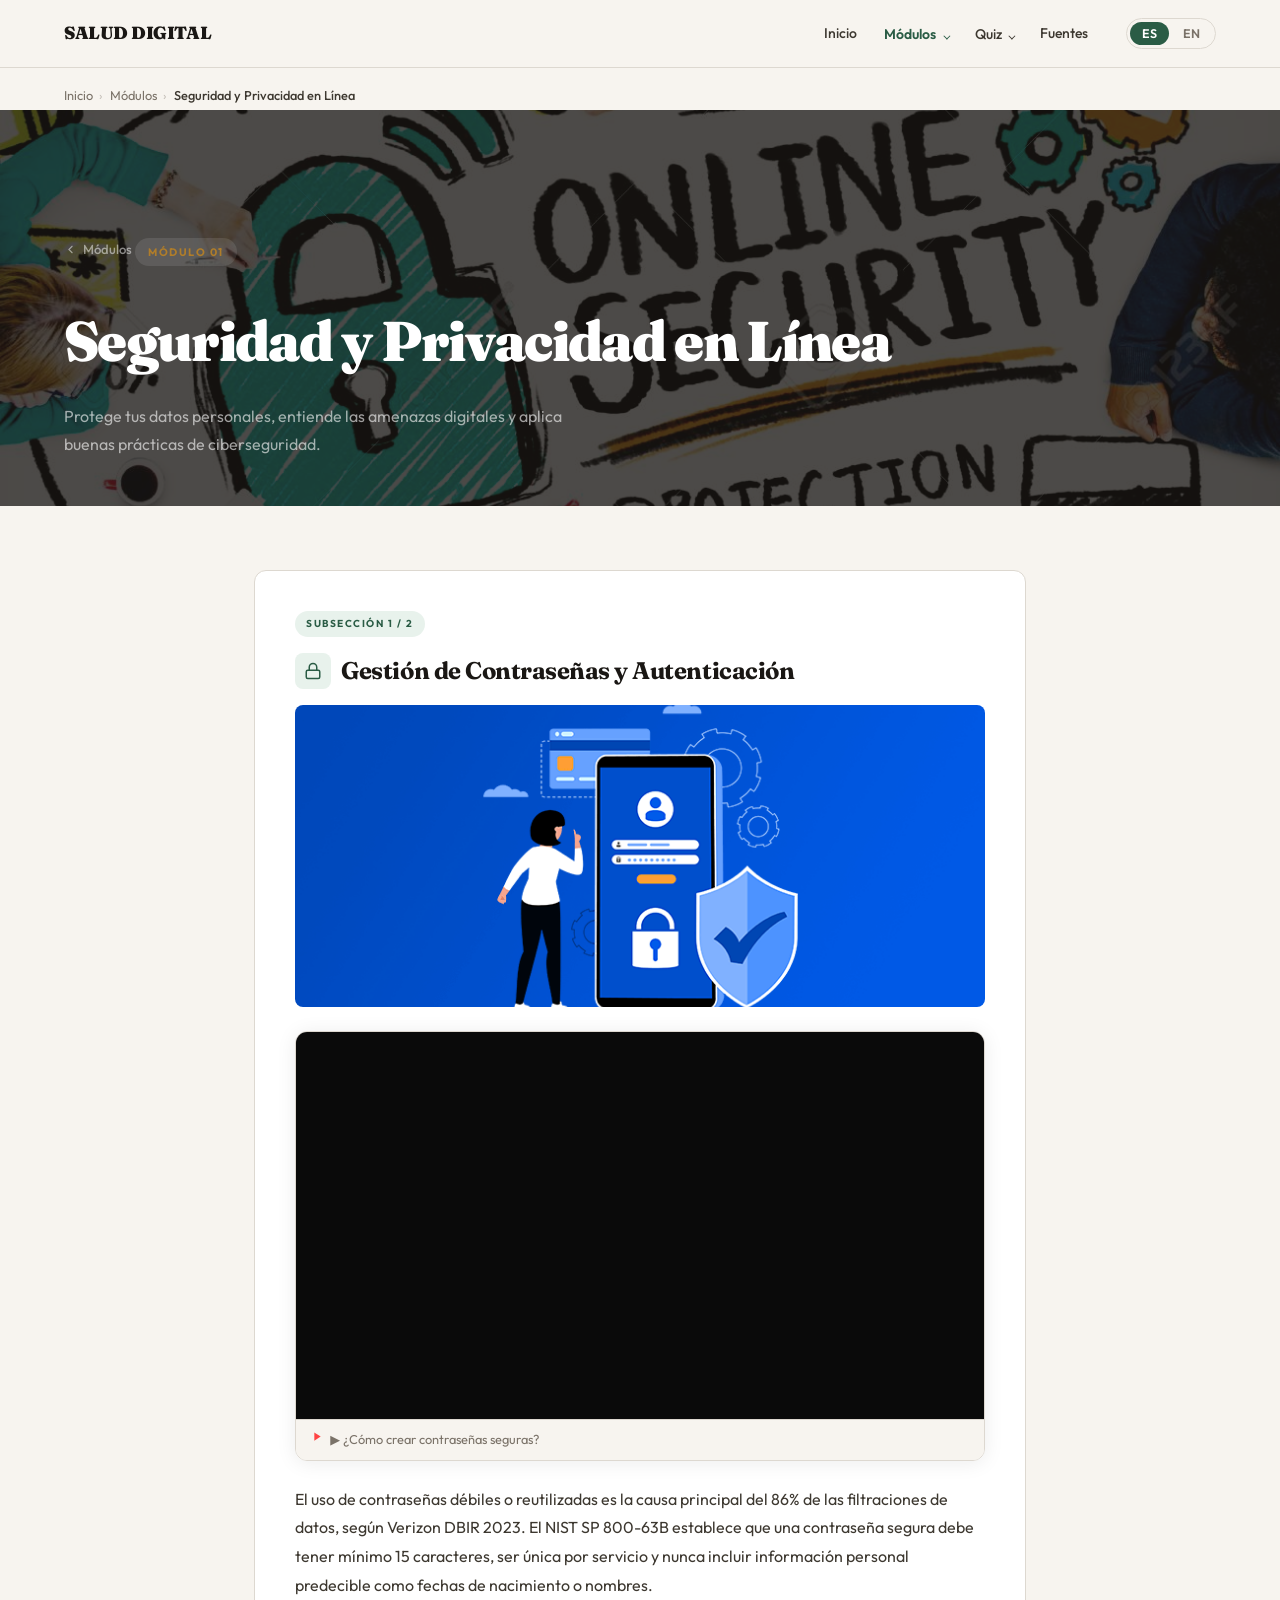
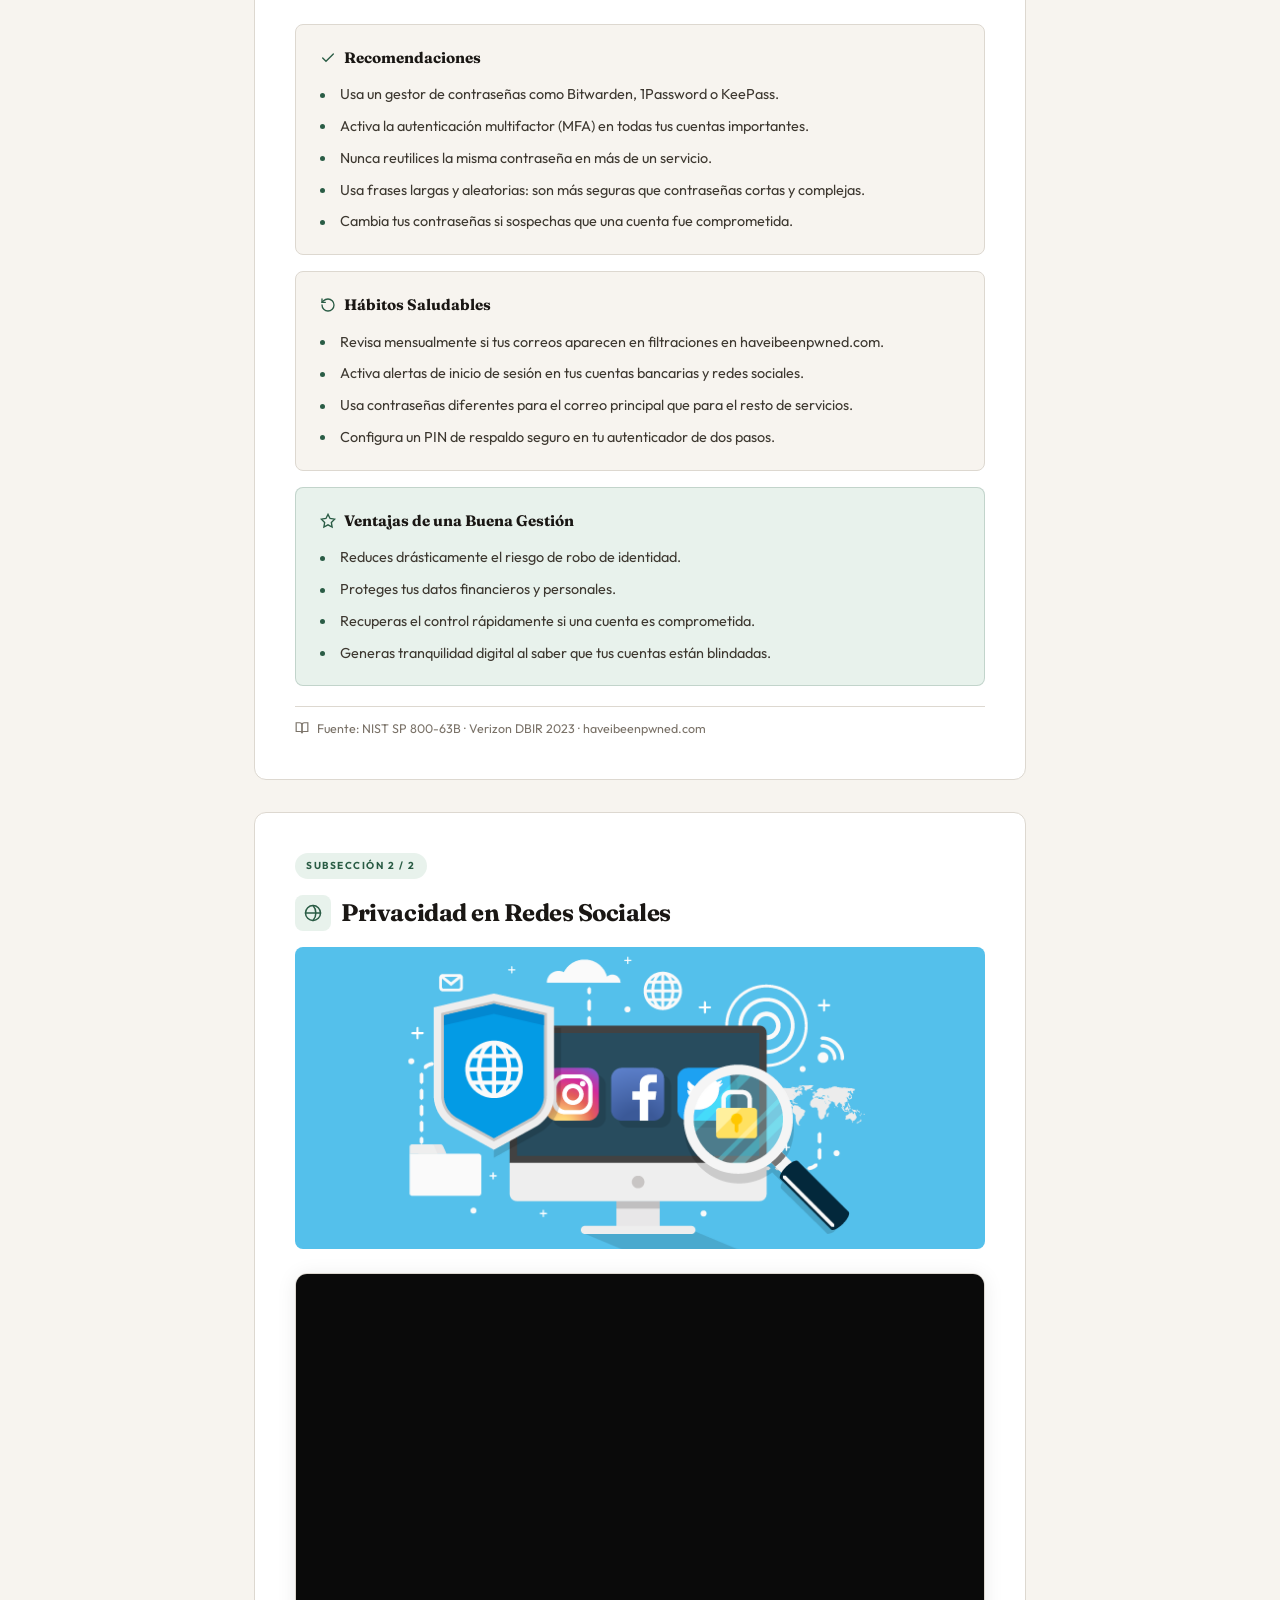
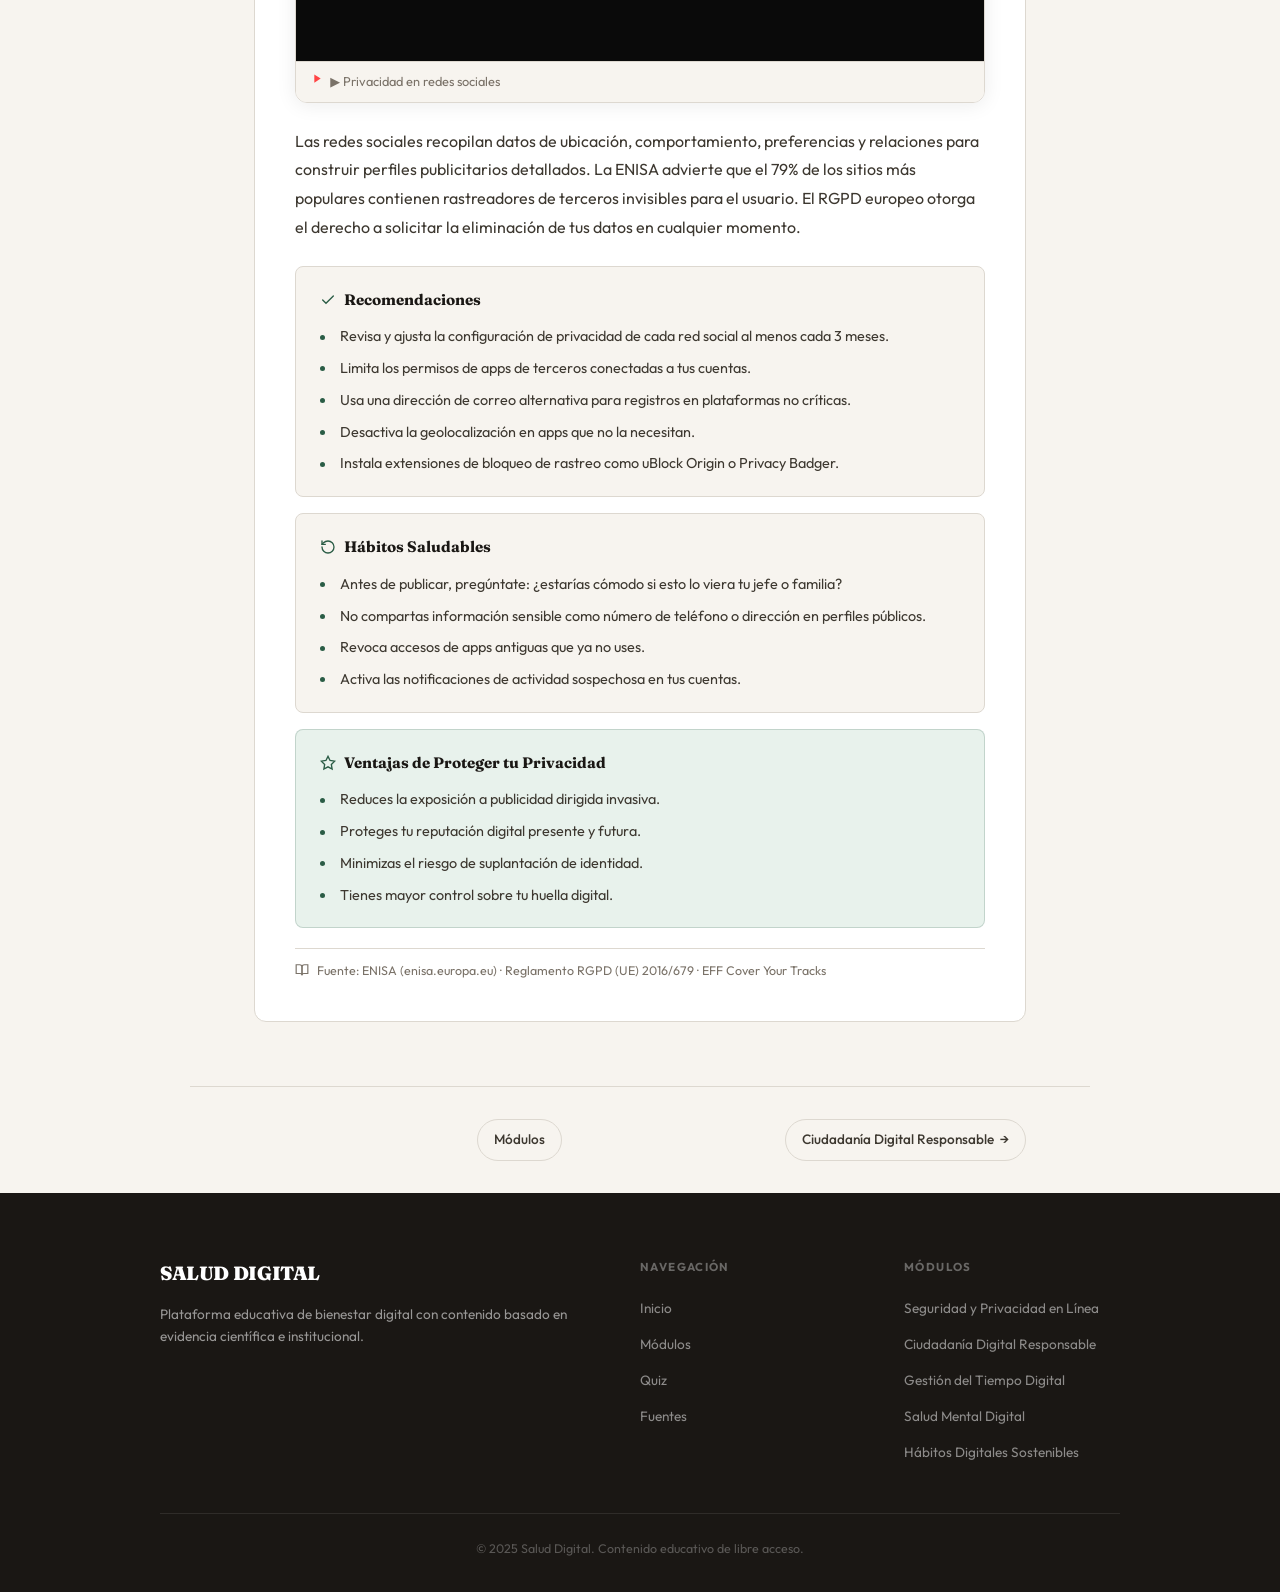
<file: pages/modulo1.html>
<!DOCTYPE html>
<html lang="es">
<head>
  <meta charset="UTF-8" /><meta name="viewport" content="width=device-width, initial-scale=1.0" />
  <title>Salud Digital — Módulo 01</title>
  <link rel="preconnect" href="https://fonts.googleapis.com" />
  <link href="https://fonts.googleapis.com/css2?family=Fraunces:ital,opsz,wght@0,9..144,700;0,9..144,900;1,9..144,700&family=Outfit:wght@300;400;500;600;700&family=JetBrains+Mono:wght@400;600&display=swap" rel="stylesheet" />
  <link rel="stylesheet" href="../styles.css" />
</head>
<body>
  <div id="reading-progress"></div>

  <nav>
    <a href="../index.html" class="nav-logo" data-i18n="brand">
      <span class="nav-logo-mark">
        <svg viewBox="0 0 24 24" fill="none" stroke="#fff" stroke-width="2.5" stroke-linecap="round"><path d="M12 2C8 2 4 6 4 10c0 6 8 12 8 12s8-6 8-12c0-4-4-8-8-8z"/><circle cx="12" cy="10" r="2.5" fill="#fff" stroke="none"/></svg>
      </span>
      SALUD DIGITAL
    </a>
    <div class="nav-links" id="navLinks">
      <a href="../index.html" data-i18n="nav_home">Inicio</a>
      <div class="nav-dropdown">
        <a class="active" data-i18n="nav_modules">Módulos</a>
        <div class="nav-dropdown-menu">
          <a href="modulo1.html" class="nav-mod-link"><span class="nav-mod-icon"><svg viewBox="0 0 24 24" fill="none" stroke="currentColor" stroke-width="2" stroke-linecap="round"><rect x="3" y="11" width="18" height="11" rx="2"/><path d="M7 11V7a5 5 0 0 1 10 0v4"/></svg></span><span><span class="nav-mod-num">01</span><span class="nav-mod-title" data-i18n="m1_title">Seguridad y Privacidad</span></span></a>
          <a href="modulo2.html" class="nav-mod-link"><span class="nav-mod-icon"><svg viewBox="0 0 24 24" fill="none" stroke="currentColor" stroke-width="2" stroke-linecap="round"><circle cx="12" cy="12" r="10"/><path d="M2 12h20M12 2a15 15 0 0 1 0 20M12 2a15 15 0 0 0 0 20"/></svg></span><span><span class="nav-mod-num">02</span><span class="nav-mod-title" data-i18n="m2_title">Ciudadanía Digital</span></span></a>
          <a href="modulo3.html" class="nav-mod-link"><span class="nav-mod-icon"><svg viewBox="0 0 24 24" fill="none" stroke="currentColor" stroke-width="2" stroke-linecap="round"><circle cx="12" cy="12" r="10"/><polyline points="12 6 12 12 16 14"/></svg></span><span><span class="nav-mod-num">03</span><span class="nav-mod-title" data-i18n="m3_title">Gestión del Tiempo</span></span></a>
          <a href="modulo4.html" class="nav-mod-link"><span class="nav-mod-icon"><svg viewBox="0 0 24 24" fill="none" stroke="currentColor" stroke-width="2" stroke-linecap="round"><path d="M20.84 4.61a5.5 5.5 0 0 0-7.78 0L12 5.67l-1.06-1.06a5.5 5.5 0 0 0-7.78 7.78l1.06 1.06L12 21.23l7.78-7.78 1.06-1.06a5.5 5.5 0 0 0 0-7.78z"/></svg></span><span><span class="nav-mod-num">04</span><span class="nav-mod-title" data-i18n="m4_title">Salud Mental Digital</span></span></a>
          <a href="modulo5.html" class="nav-mod-link" style="grid-column:span 2"><span class="nav-mod-icon"><svg viewBox="0 0 24 24" fill="none" stroke="currentColor" stroke-width="2" stroke-linecap="round"><path d="M3 9l9-7 9 7v11a2 2 0 0 1-2 2H5a2 2 0 0 1-2-2z"/><polyline points="9 22 9 12 15 12 15 22"/></svg></span><span><span class="nav-mod-num">05</span><span class="nav-mod-title" data-i18n="m5_title">Hábitos Sostenibles</span></span></a>
        </div>
      </div>
      <div class="nav-dropdown quiz-tooltip-wrap">
        <a href="quiz.html" data-i18n="nav_quiz">Quiz</a>
        <span class="quiz-tooltip">Explora los módulos antes del quiz.</span>
      </div>
      <a href="fuentes.html" data-i18n="nav_sources">Fuentes</a>
    </div>
    <div style="display:flex;align-items:center;gap:1rem;">
      <div class="lang-toggle">
        <button class="lang-btn active" onclick="setLang('es')">ES</button>
        <button class="lang-btn"        onclick="setLang('en')">EN</button>
      </div>
      <button class="hamburger" id="hamburger" aria-label="Menú"><span></span><span></span><span></span></button>
    </div>
  </nav>

  <nav class="breadcrumb" aria-label="breadcrumb">
    <a href="../index.html" data-i18n="breadcrumb_home">Inicio</a>
    <span class="sep">›</span>
    <a href="modulos.html" data-i18n="breadcrumb_modules">Módulos</a>
    <span class="sep">›</span>
    <span class="current" data-i18n="m1_title">Módulo 01</span>
  </nav>

  <div class="mod-hero">
    <img class="hero-module-img" src="../images/modulo1.jpg" alt="" aria-hidden="true">
    <div class="mod-hero-inner">
      <a href="modulos.html" class="back-link">
        <svg viewBox="0 0 24 24" fill="none" stroke="currentColor" stroke-width="2" stroke-linecap="round" width="14" height="14"><polyline points="15 18 9 12 15 6"/></svg>
        <span data-i18n="breadcrumb_modules">Módulos</span>
      </a>
      <span class="tag">MÓDULO 01</span>
      <h1 data-i18n="m1_title">Módulo 01</h1>
      <p data-i18n="m1_desc">Descripción del módulo.</p>
    </div>
  </div>

  <div class="content-section">
    <!-- ══ SUBSECCIÓN 1 ══ -->
    <div class="subsection-card reveal">
      <div class="sub-eyebrow">
        <span class="sub-eyebrow-num">Subsección 1 / 2</span>
      </div>
      <div class="sub-title">
        <span class="sub-title-icon"><svg viewBox="0 0 24 24" fill="none" stroke="currentColor" stroke-width="2" stroke-linecap="round"><rect x="3" y="11" width="18" height="11" rx="2"/><path d="M7 11V7a5 5 0 0 1 10 0v4"/></svg></span>
        <span id="sub1Title" data-i18n="m1_sub1_title">–</span>
      </div>
      <div class="sub-img-wrap">
        <img src="../images/m1_sub1.jpg" alt="" id="sub1ImgAlt" loading="lazy">
      </div>

      <div class="yt-module-wrap">
        <div class="yt-embed-wrap">
          <iframe
            src="https://www.youtube.com/embed/0dikDLjkfes?si=unSxm88PzdP6KnNS"
            title="¿Cómo Crear Contraseñas Seguras?"
            loading="lazy"
            allow="accelerometer; autoplay; clipboard-write; encrypted-media; gyroscope; picture-in-picture"
            allowfullscreen>
          </iframe>
        </div>
        <div class="yt-module-caption">
          <svg viewBox="0 0 24 24" fill="currentColor" width="11" height="11" style="flex-shrink:0;margin-top:1px"><polygon points="5 3 19 12 5 21 5 3"/></svg>
          <span data-i18n="vid_m1_lbl1">¿Cómo Crear Contraseñas Seguras?</span>
        </div>
      </div>

      <p class="sub-body" id="sub1Body">–</p>

      <div class="rich-block" id="sub1TipsBlock">
        <div class="rich-block-title"><svg viewBox="0 0 24 24" fill="none" stroke="currentColor" stroke-width="2" stroke-linecap="round"><polyline points="20 6 9 17 4 12"/></svg><span id="sub1TipsTitle">–</span></div>
        <ul class="rich-list" id="sub1Tips"></ul>
      </div>
      <div class="rich-block" id="sub1HabitsBlock">
        <div class="rich-block-title"><svg viewBox="0 0 24 24" fill="none" stroke="currentColor" stroke-width="2" stroke-linecap="round"><path d="M3 12a9 9 0 1 0 9-9 9.75 9.75 0 0 0-6.74 2.74L3 8"/><path d="M3 3v5h5"/></svg><span id="sub1HabitsTitle">–</span></div>
        <ul class="rich-list" id="sub1Habits"></ul>
      </div>
      <div class="rich-block rich-block-benefits" id="sub1BenefitsBlock">
        <div class="rich-block-title"><svg viewBox="0 0 24 24" fill="none" stroke="currentColor" stroke-width="2" stroke-linecap="round"><polygon points="12 2 15.09 8.26 22 9.27 17 14.14 18.18 21.02 12 17.77 5.82 21.02 7 14.14 2 9.27 8.91 8.26 12 2"/></svg><span id="sub1BenefitsTitle">–</span></div>
        <ul class="rich-list" id="sub1Benefits"></ul>
      </div>
      <div class="sub-src">
        <svg class="sub-src-icon" viewBox="0 0 24 24" fill="none" stroke="currentColor" stroke-width="2" stroke-linecap="round"><path d="M2 3h6a4 4 0 0 1 4 4v14a3 3 0 0 0-3-3H2z"/><path d="M22 3h-6a4 4 0 0 0-4 4v14a3 3 0 0 1 3-3h7z"/></svg>
        <span id="sub1Src">–</span>
      </div>
    </div>

    <!-- ══ SUBSECCIÓN 2 ══ -->
    <div class="subsection-card reveal">
      <div class="sub-eyebrow">
        <span class="sub-eyebrow-num">Subsección 2 / 2</span>
      </div>
      <div class="sub-title">
        <span class="sub-title-icon"><svg viewBox="0 0 24 24" fill="none" stroke="currentColor" stroke-width="2" stroke-linecap="round"><circle cx="12" cy="12" r="10"/><path d="M2 12h20M12 2a15 15 0 0 1 0 20"/></svg></span>
        <span id="sub2Title" data-i18n="m1_sub2_title">–</span>
      </div>
      <div class="sub-img-wrap">
        <img src="../images/m1_sub2.jpg" alt="" id="sub2ImgAlt" loading="lazy">
      </div>

      <div class="yt-module-wrap">
        <div class="yt-embed-wrap">
          <iframe
            src="https://www.youtube.com/embed/gFuTGQUPfdE?si=VhUDhC8UceG5-a1a"
            title="Privacidad en Redes Sociales"
            loading="lazy"
            allow="accelerometer; autoplay; clipboard-write; encrypted-media; gyroscope; picture-in-picture"
            allowfullscreen>
          </iframe>
        </div>
        <div class="yt-module-caption">
          <svg viewBox="0 0 24 24" fill="currentColor" width="11" height="11" style="flex-shrink:0;margin-top:1px"><polygon points="5 3 19 12 5 21 5 3"/></svg>
          <span data-i18n="vid_m1_lbl2">Privacidad en Redes Sociales</span>
        </div>
      </div>

      <p class="sub-body" id="sub2Body">–</p>

      <div class="rich-block" id="sub2TipsBlock">
        <div class="rich-block-title"><svg viewBox="0 0 24 24" fill="none" stroke="currentColor" stroke-width="2" stroke-linecap="round"><polyline points="20 6 9 17 4 12"/></svg><span id="sub2TipsTitle">–</span></div>
        <ul class="rich-list" id="sub2Tips"></ul>
      </div>
      <div class="rich-block" id="sub2HabitsBlock">
        <div class="rich-block-title"><svg viewBox="0 0 24 24" fill="none" stroke="currentColor" stroke-width="2" stroke-linecap="round"><path d="M3 12a9 9 0 1 0 9-9 9.75 9.75 0 0 0-6.74 2.74L3 8"/><path d="M3 3v5h5"/></svg><span id="sub2HabitsTitle">–</span></div>
        <ul class="rich-list" id="sub2Habits"></ul>
      </div>
      <div class="rich-block rich-block-benefits" id="sub2BenefitsBlock">
        <div class="rich-block-title"><svg viewBox="0 0 24 24" fill="none" stroke="currentColor" stroke-width="2" stroke-linecap="round"><polygon points="12 2 15.09 8.26 22 9.27 17 14.14 18.18 21.02 12 17.77 5.82 21.02 7 14.14 2 9.27 8.91 8.26 12 2"/></svg><span id="sub2BenefitsTitle">–</span></div>
        <ul class="rich-list" id="sub2Benefits"></ul>
      </div>
      <div class="sub-src">
        <svg class="sub-src-icon" viewBox="0 0 24 24" fill="none" stroke="currentColor" stroke-width="2" stroke-linecap="round"><path d="M2 3h6a4 4 0 0 1 4 4v14a3 3 0 0 0-3-3H2z"/><path d="M22 3h-6a4 4 0 0 0-4 4v14a3 3 0 0 1 3-3h7z"/></svg>
        <span id="sub2Src">–</span>
      </div>
    </div>
  </div>

  <div class="nav-between">
    <span></span>
    <a href="modulos.html" data-i18n="nav_modules">Ver todos los módulos</a>
    <a href="modulo2.html"><span data-i18n="m2_title">Siguiente</span> →</a>
  </div>

  <footer>
    <div class="footer-grid">
      <div class="footer-brand">
        <div class="logo" data-i18n="brand">SALUD DIGITAL</div>
        <p data-i18n="footer_desc">Plataforma educativa de bienestar digital.</p>
      </div>
      <div class="footer-col">
        <h4 data-i18n="footer_nav">Navegación</h4>
        <ul>
          <li><a href="../index.html" data-i18n="nav_home">Inicio</a></li>
          <li><a href="modulos.html" data-i18n="nav_modules">Módulos</a></li>
          <li><a href="quiz.html"    data-i18n="nav_quiz">Quiz</a></li>
          <li><a href="fuentes.html" data-i18n="nav_sources">Fuentes</a></li>
        </ul>
      </div>
      <div class="footer-col">
        <h4 data-i18n="footer_mods">Módulos</h4>
        <ul>
          <li><a href="modulo1.html" data-i18n="m1_title">Seguridad y Privacidad</a></li>
          <li><a href="modulo2.html" data-i18n="m2_title">Ciudadanía Digital</a></li>
          <li><a href="modulo3.html" data-i18n="m3_title">Gestión del Tiempo</a></li>
          <li><a href="modulo4.html" data-i18n="m4_title">Salud Mental Digital</a></li>
          <li><a href="modulo5.html" data-i18n="m5_title">Hábitos Sostenibles</a></li>
        </ul>
      </div>
    </div>
    <div class="footer-bottom">
      <p data-i18n="footer_copy">© 2026 Salud Digital. Contenido educativo de libre acceso.</p>
    </div>
  </footer>

  <script src="../main.js"></script>
  <script>
    const MID = 'm1';
    function renderList(ulId, items) {
      const ul = document.getElementById(ulId);
      if (!ul || !items) return;
      ul.innerHTML = items.map(i => `<li>${i}</li>`).join('');
    }
    function applyPageLang(lang) {
      const t = i18n[lang];
      document.querySelectorAll('[data-i18n]').forEach(el => {
        const key = el.getAttribute('data-i18n');
        if (t[key] !== undefined) el.textContent = t[key];
      });
      const f = (id, val) => { const el = document.getElementById(id); if(el) el.textContent = val||''; };
      f('sub1Title',         t[MID+'_sub1_title']);
      f('sub1Body',          t[MID+'_sub1_body']);
      f('sub1Src',           t[MID+'_sub1_src']||'');
      f('sub1TipsTitle',     t[MID+'_sub1_tips_title']);
      f('sub1HabitsTitle',   t[MID+'_sub1_habits_title']);
      f('sub1BenefitsTitle', t[MID+'_sub1_benefits_title']);
      renderList('sub1Tips',     t[MID+'_sub1_tips']);
      renderList('sub1Habits',   t[MID+'_sub1_habits']);
      renderList('sub1Benefits', t[MID+'_sub1_benefits']);
      f('sub2Title',         t[MID+'_sub2_title']);
      f('sub2Body',          t[MID+'_sub2_body']);
      f('sub2Src',           t[MID+'_sub2_src']||'');
      f('sub2TipsTitle',     t[MID+'_sub2_tips_title']);
      f('sub2HabitsTitle',   t[MID+'_sub2_habits_title']);
      f('sub2BenefitsTitle', t[MID+'_sub2_benefits_title']);
      renderList('sub2Tips',     t[MID+'_sub2_tips']);
      renderList('sub2Habits',   t[MID+'_sub2_habits']);
      renderList('sub2Benefits', t[MID+'_sub2_benefits']);
      document.querySelectorAll('.lang-btn').forEach(b=>b.classList.toggle('active',b.textContent===lang.toUpperCase()));
    }
    applyPageLang(typeof currentLang!=='undefined'?currentLang:'es');
    const _prevSetLang = setLang;
    setLang = function(lang){ currentLang=lang; applyPageLang(lang); };
  </script>

  <button id="back-to-top" aria-label="Volver arriba" onclick="window.scrollTo({top:0,behavior:'smooth'})">
    <svg viewBox="0 0 24 24" fill="none" stroke="#fff" stroke-width="2.5" stroke-linecap="round" width="16" height="16"><polyline points="18 15 12 9 6 15"/></svg>
  </button>
  <script>
    window.addEventListener('scroll', () => {
      const doc = document.documentElement;
      const pct = (window.scrollY / (doc.scrollHeight - doc.clientHeight)) * 100;
      const bar = document.getElementById('reading-progress');
      if (bar) bar.style.width = Math.min(pct, 100) + '%';
      const btn = document.getElementById('back-to-top');
      if (btn) btn.classList.toggle('visible', window.scrollY > 400);
    });
  </script>
</body>
</html>
</file>
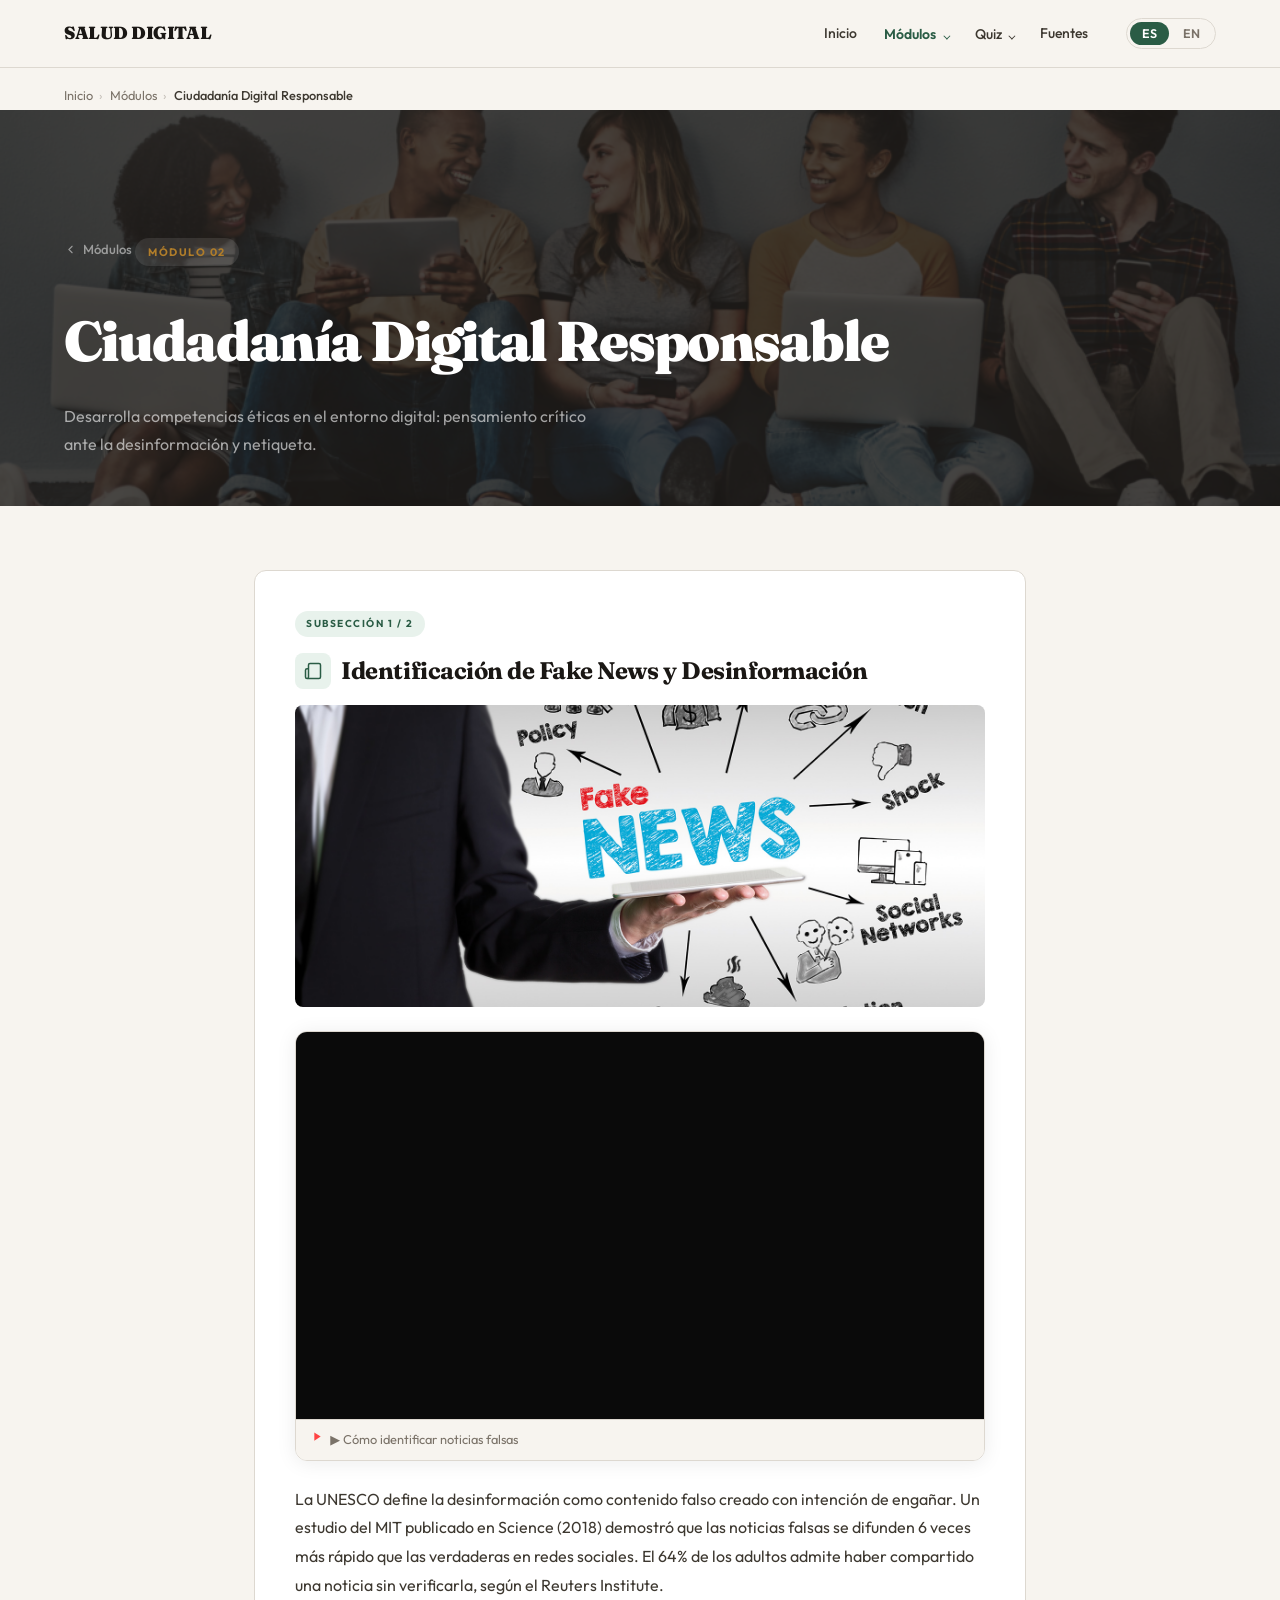
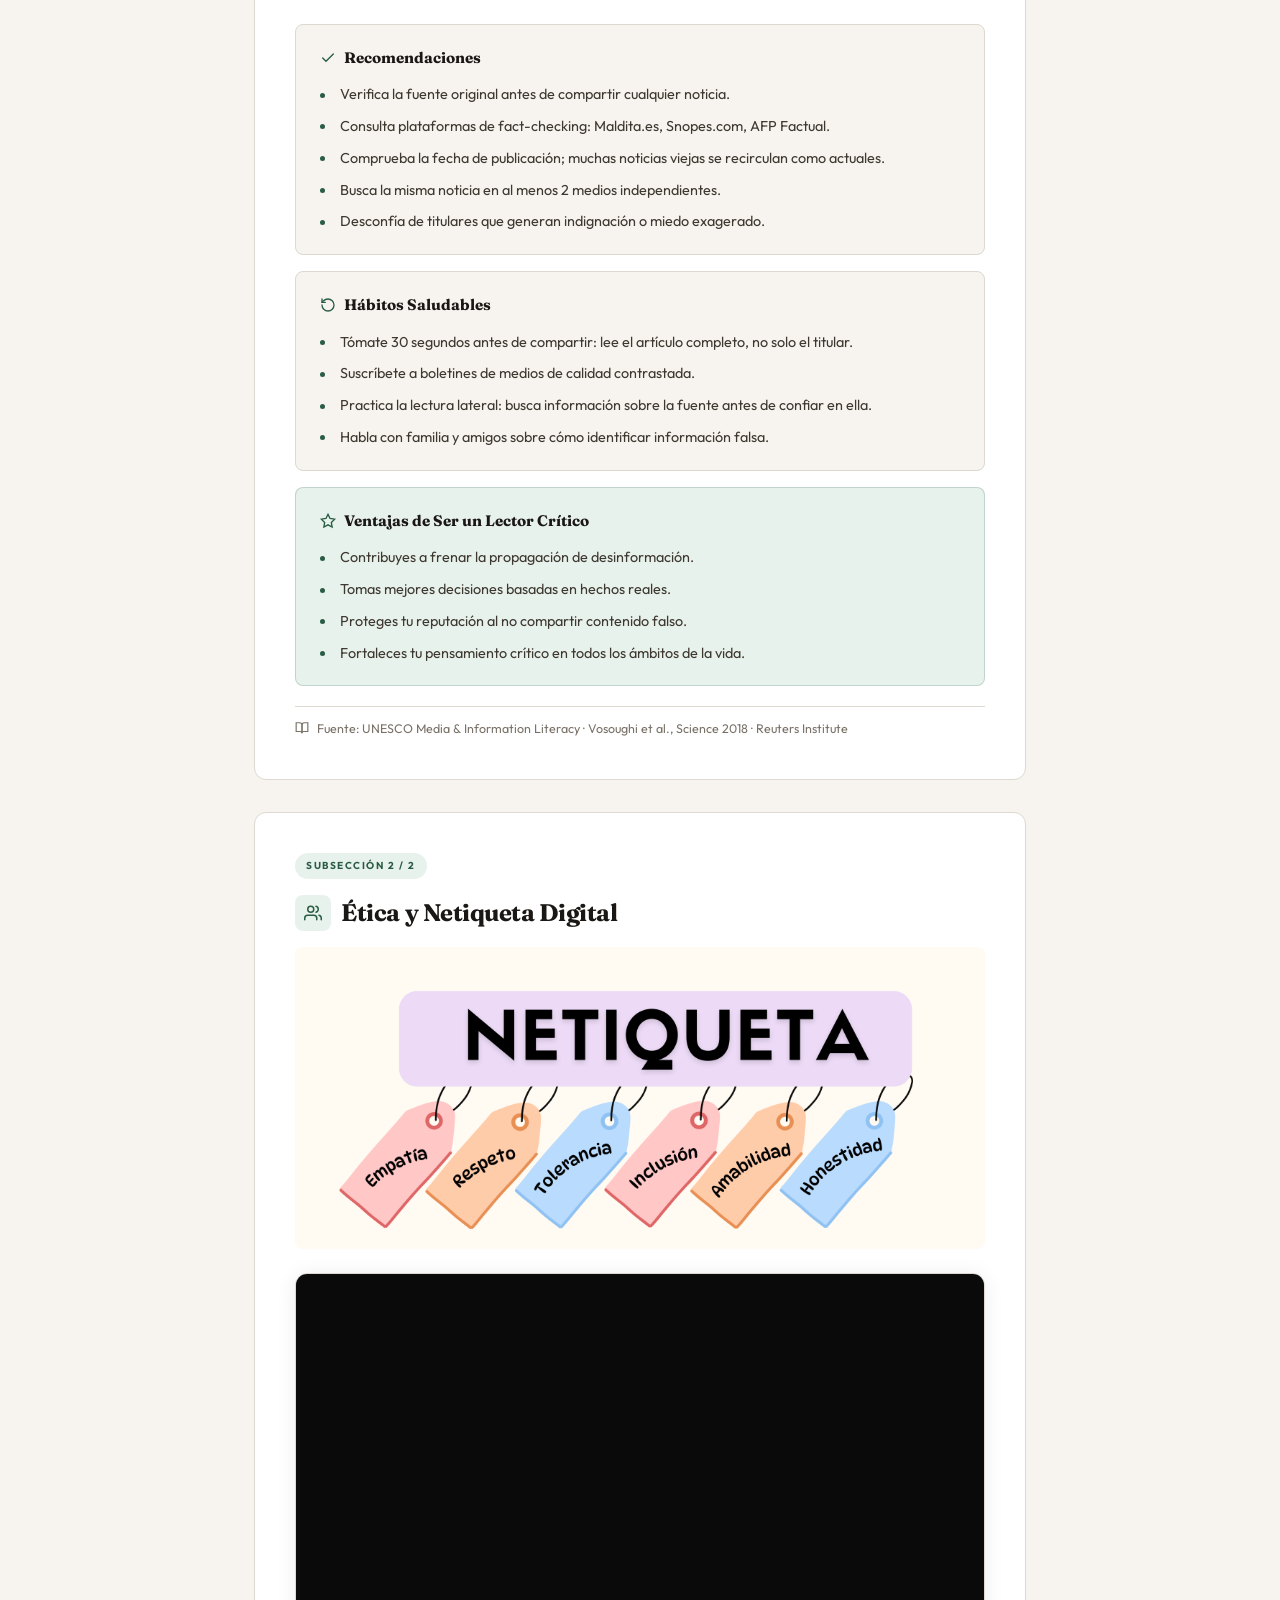
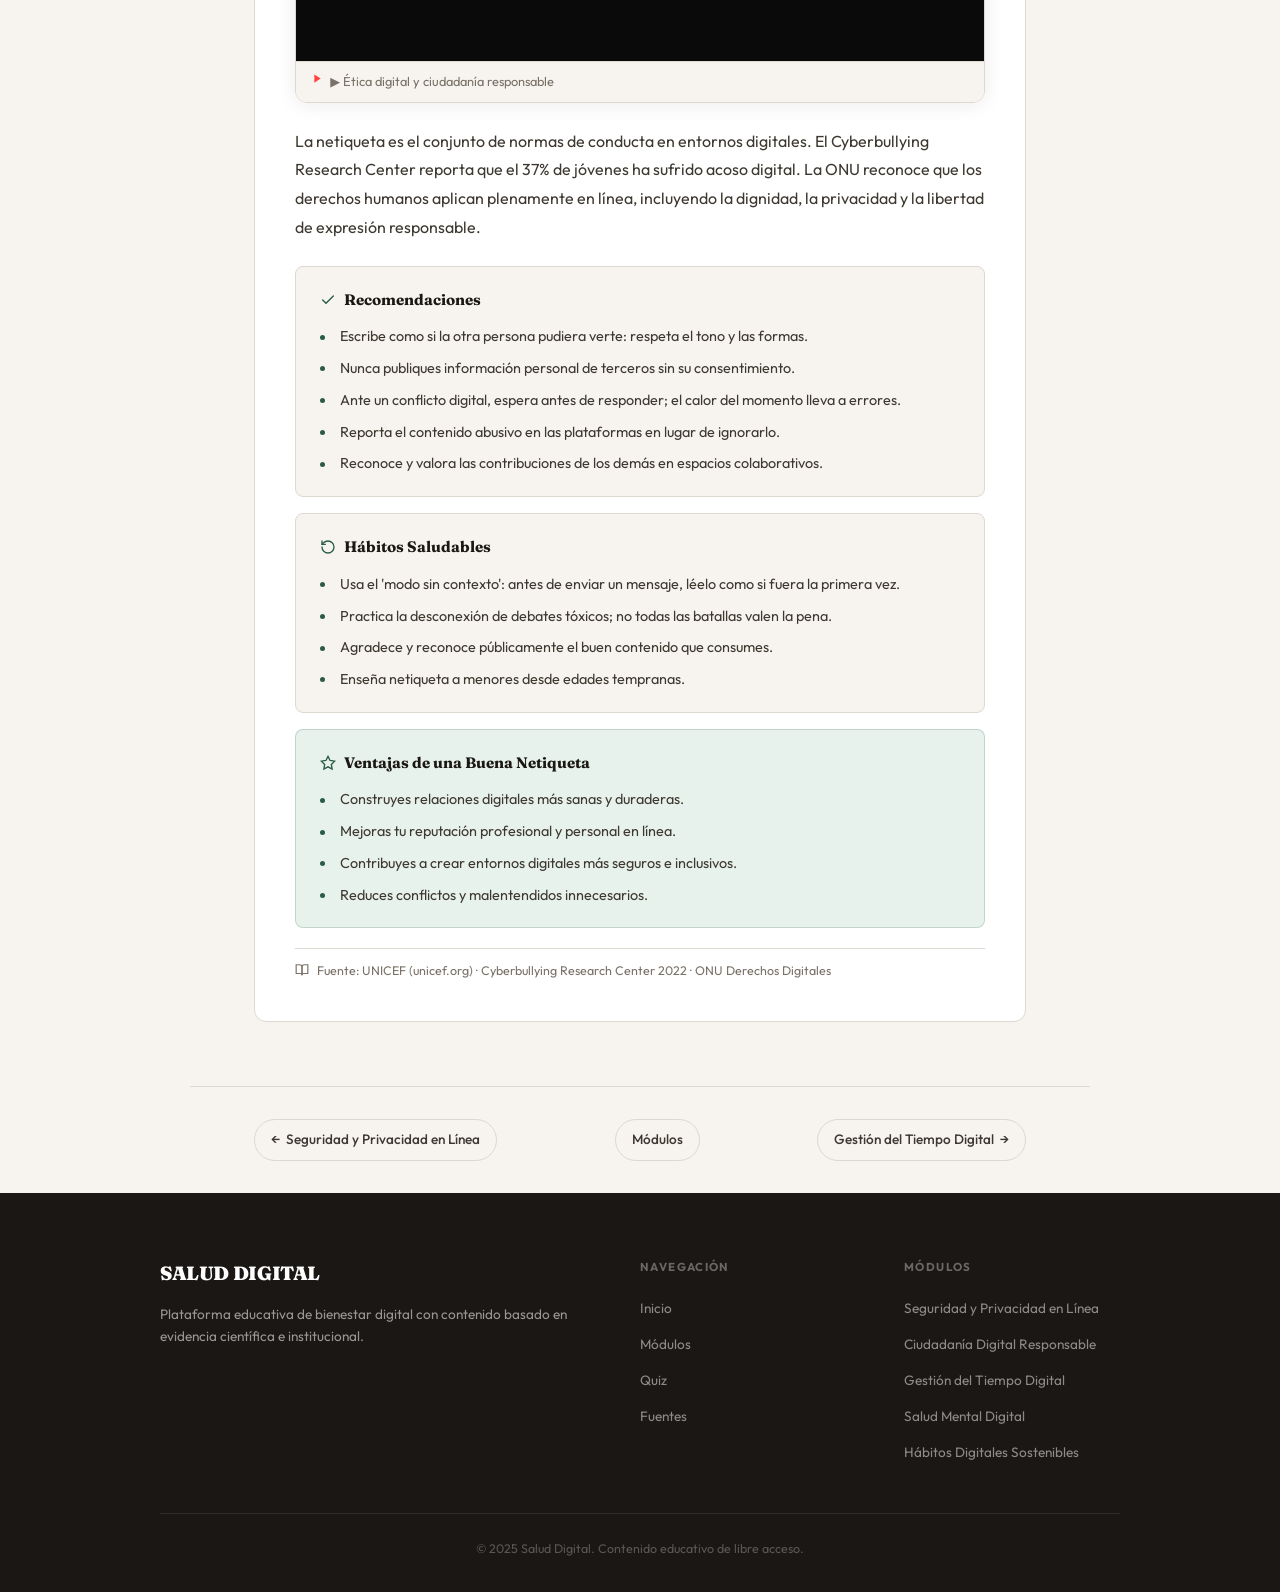
<file: pages/modulo2.html>
<!DOCTYPE html>
<html lang="es">
<head>
  <meta charset="UTF-8" /><meta name="viewport" content="width=device-width, initial-scale=1.0" />
  <title>Salud Digital — Módulo 02</title>
  <link rel="preconnect" href="https://fonts.googleapis.com" />
  <link href="https://fonts.googleapis.com/css2?family=Fraunces:ital,opsz,wght@0,9..144,700;0,9..144,900;1,9..144,700&family=Outfit:wght@300;400;500;600;700&family=JetBrains+Mono:wght@400;600&display=swap" rel="stylesheet" />
  <link rel="stylesheet" href="../styles.css" />
</head>
<body>
  <div id="reading-progress"></div>

  <nav>
    <a href="../index.html" class="nav-logo" data-i18n="brand">
      <span class="nav-logo-mark">
        <svg viewBox="0 0 24 24" fill="none" stroke="#fff" stroke-width="2.5" stroke-linecap="round"><path d="M12 2C8 2 4 6 4 10c0 6 8 12 8 12s8-6 8-12c0-4-4-8-8-8z"/><circle cx="12" cy="10" r="2.5" fill="#fff" stroke="none"/></svg>
      </span>
      SALUD DIGITAL
    </a>
    <div class="nav-links" id="navLinks">
      <a href="../index.html" data-i18n="nav_home">Inicio</a>
      <div class="nav-dropdown">
        <a class="active" data-i18n="nav_modules">Módulos</a>
        <div class="nav-dropdown-menu">
          <a href="modulo1.html" class="nav-mod-link"><span class="nav-mod-icon"><svg viewBox="0 0 24 24" fill="none" stroke="currentColor" stroke-width="2" stroke-linecap="round"><rect x="3" y="11" width="18" height="11" rx="2"/><path d="M7 11V7a5 5 0 0 1 10 0v4"/></svg></span><span><span class="nav-mod-num">01</span><span class="nav-mod-title" data-i18n="m1_title">Seguridad y Privacidad</span></span></a>
          <a href="modulo2.html" class="nav-mod-link"><span class="nav-mod-icon"><svg viewBox="0 0 24 24" fill="none" stroke="currentColor" stroke-width="2" stroke-linecap="round"><circle cx="12" cy="12" r="10"/><path d="M2 12h20M12 2a15 15 0 0 1 0 20M12 2a15 15 0 0 0 0 20"/></svg></span><span><span class="nav-mod-num">02</span><span class="nav-mod-title" data-i18n="m2_title">Ciudadanía Digital</span></span></a>
          <a href="modulo3.html" class="nav-mod-link"><span class="nav-mod-icon"><svg viewBox="0 0 24 24" fill="none" stroke="currentColor" stroke-width="2" stroke-linecap="round"><circle cx="12" cy="12" r="10"/><polyline points="12 6 12 12 16 14"/></svg></span><span><span class="nav-mod-num">03</span><span class="nav-mod-title" data-i18n="m3_title">Gestión del Tiempo</span></span></a>
          <a href="modulo4.html" class="nav-mod-link"><span class="nav-mod-icon"><svg viewBox="0 0 24 24" fill="none" stroke="currentColor" stroke-width="2" stroke-linecap="round"><path d="M20.84 4.61a5.5 5.5 0 0 0-7.78 0L12 5.67l-1.06-1.06a5.5 5.5 0 0 0-7.78 7.78l1.06 1.06L12 21.23l7.78-7.78 1.06-1.06a5.5 5.5 0 0 0 0-7.78z"/></svg></span><span><span class="nav-mod-num">04</span><span class="nav-mod-title" data-i18n="m4_title">Salud Mental Digital</span></span></a>
          <a href="modulo5.html" class="nav-mod-link" style="grid-column:span 2"><span class="nav-mod-icon"><svg viewBox="0 0 24 24" fill="none" stroke="currentColor" stroke-width="2" stroke-linecap="round"><path d="M3 9l9-7 9 7v11a2 2 0 0 1-2 2H5a2 2 0 0 1-2-2z"/><polyline points="9 22 9 12 15 12 15 22"/></svg></span><span><span class="nav-mod-num">05</span><span class="nav-mod-title" data-i18n="m5_title">Hábitos Sostenibles</span></span></a>
        </div>
      </div>
      <div class="nav-dropdown quiz-tooltip-wrap">
        <a href="quiz.html" data-i18n="nav_quiz">Quiz</a>
        <span class="quiz-tooltip">Explora los módulos antes del quiz.</span>
      </div>
      <a href="fuentes.html" data-i18n="nav_sources">Fuentes</a>
    </div>
    <div style="display:flex;align-items:center;gap:1rem;">
      <div class="lang-toggle">
        <button class="lang-btn active" onclick="setLang('es')">ES</button>
        <button class="lang-btn"        onclick="setLang('en')">EN</button>
      </div>
      <button class="hamburger" id="hamburger" aria-label="Menú"><span></span><span></span><span></span></button>
    </div>
  </nav>

  <nav class="breadcrumb" aria-label="breadcrumb">
    <a href="../index.html" data-i18n="breadcrumb_home">Inicio</a>
    <span class="sep">›</span>
    <a href="modulos.html" data-i18n="breadcrumb_modules">Módulos</a>
    <span class="sep">›</span>
    <span class="current" data-i18n="m2_title">Módulo 02</span>
  </nav>

  <div class="mod-hero">
    <img class="hero-module-img" src="../images/modulo2.jpg" alt="" aria-hidden="true">
    <div class="mod-hero-inner">
      <a href="modulos.html" class="back-link">
        <svg viewBox="0 0 24 24" fill="none" stroke="currentColor" stroke-width="2" stroke-linecap="round" width="14" height="14"><polyline points="15 18 9 12 15 6"/></svg>
        <span data-i18n="breadcrumb_modules">Módulos</span>
      </a>
      <span class="tag">MÓDULO 02</span>
      <h1 data-i18n="m2_title">Módulo 02</h1>
      <p data-i18n="m2_desc">Descripción del módulo.</p>
    </div>
  </div>

  <div class="content-section">
    <!-- ══ SUBSECCIÓN 1 ══ -->
    <div class="subsection-card reveal">
      <div class="sub-eyebrow">
        <span class="sub-eyebrow-num">Subsección 1 / 2</span>
      </div>
      <div class="sub-title">
        <span class="sub-title-icon"><svg viewBox="0 0 24 24" fill="none" stroke="currentColor" stroke-width="2" stroke-linecap="round"><path d="M4 22h16a2 2 0 0 0 2-2V4a2 2 0 0 0-2-2H8a2 2 0 0 0-2 2v16a2 2 0 0 1-2 2zm0 0a2 2 0 0 1-2-2v-9c0-1.1.9-2 2-2h2"/></svg></span>
        <span id="sub1Title" data-i18n="m2_sub1_title">–</span>
      </div>
      <div class="sub-img-wrap">
        <img src="../images/m2_sub1.jpg" alt="" id="sub1ImgAlt" loading="lazy">
      </div>

      <div class="yt-module-wrap">
        <div class="yt-embed-wrap">
          <iframe
            src="https://www.youtube.com/embed/G29kYRBRiPk?si=6kHSReqKDd3mpqZD"
            title="Cómo Identificar Noticias Falsas"
            loading="lazy"
            allow="accelerometer; autoplay; clipboard-write; encrypted-media; gyroscope; picture-in-picture"
            allowfullscreen>
          </iframe>
        </div>
        <div class="yt-module-caption">
          <svg viewBox="0 0 24 24" fill="currentColor" width="11" height="11" style="flex-shrink:0;margin-top:1px"><polygon points="5 3 19 12 5 21 5 3"/></svg>
          <span data-i18n="vid_m2_lbl1">Cómo Identificar Noticias Falsas</span>
        </div>
      </div>

      <p class="sub-body" id="sub1Body">–</p>

      <div class="rich-block" id="sub1TipsBlock">
        <div class="rich-block-title"><svg viewBox="0 0 24 24" fill="none" stroke="currentColor" stroke-width="2" stroke-linecap="round"><polyline points="20 6 9 17 4 12"/></svg><span id="sub1TipsTitle">–</span></div>
        <ul class="rich-list" id="sub1Tips"></ul>
      </div>
      <div class="rich-block" id="sub1HabitsBlock">
        <div class="rich-block-title"><svg viewBox="0 0 24 24" fill="none" stroke="currentColor" stroke-width="2" stroke-linecap="round"><path d="M3 12a9 9 0 1 0 9-9 9.75 9.75 0 0 0-6.74 2.74L3 8"/><path d="M3 3v5h5"/></svg><span id="sub1HabitsTitle">–</span></div>
        <ul class="rich-list" id="sub1Habits"></ul>
      </div>
      <div class="rich-block rich-block-benefits" id="sub1BenefitsBlock">
        <div class="rich-block-title"><svg viewBox="0 0 24 24" fill="none" stroke="currentColor" stroke-width="2" stroke-linecap="round"><polygon points="12 2 15.09 8.26 22 9.27 17 14.14 18.18 21.02 12 17.77 5.82 21.02 7 14.14 2 9.27 8.91 8.26 12 2"/></svg><span id="sub1BenefitsTitle">–</span></div>
        <ul class="rich-list" id="sub1Benefits"></ul>
      </div>
      <div class="sub-src">
        <svg class="sub-src-icon" viewBox="0 0 24 24" fill="none" stroke="currentColor" stroke-width="2" stroke-linecap="round"><path d="M2 3h6a4 4 0 0 1 4 4v14a3 3 0 0 0-3-3H2z"/><path d="M22 3h-6a4 4 0 0 0-4 4v14a3 3 0 0 1 3-3h7z"/></svg>
        <span id="sub1Src">–</span>
      </div>
    </div>

    <!-- ══ SUBSECCIÓN 2 ══ -->
    <div class="subsection-card reveal">
      <div class="sub-eyebrow">
        <span class="sub-eyebrow-num">Subsección 2 / 2</span>
      </div>
      <div class="sub-title">
        <span class="sub-title-icon"><svg viewBox="0 0 24 24" fill="none" stroke="currentColor" stroke-width="2" stroke-linecap="round"><path d="M17 21v-2a4 4 0 0 0-4-4H5a4 4 0 0 0-4 4v2"/><circle cx="9" cy="7" r="4"/><path d="M23 21v-2a4 4 0 0 0-3-3.87"/><path d="M16 3.13a4 4 0 0 1 0 7.75"/></svg></span>
        <span id="sub2Title" data-i18n="m2_sub2_title">–</span>
      </div>
      <div class="sub-img-wrap">
        <img src="../images/m2_sub2.jpg" alt="" id="sub2ImgAlt" loading="lazy">
      </div>

      <div class="yt-module-wrap">
        <div class="yt-embed-wrap">
          <iframe
            src="https://www.youtube.com/embed/ThvwIOIBMDo?si=swgLjo-M1DShlpyK"
            title="Ética y Netiqueta Digital"
            loading="lazy"
            allow="accelerometer; autoplay; clipboard-write; encrypted-media; gyroscope; picture-in-picture"
            allowfullscreen>
          </iframe>
        </div>
        <div class="yt-module-caption">
          <svg viewBox="0 0 24 24" fill="currentColor" width="11" height="11" style="flex-shrink:0;margin-top:1px"><polygon points="5 3 19 12 5 21 5 3"/></svg>
          <span data-i18n="vid_m2_lbl2">Ética y Netiqueta Digital</span>
        </div>
      </div>

      <p class="sub-body" id="sub2Body">–</p>

      <div class="rich-block" id="sub2TipsBlock">
        <div class="rich-block-title"><svg viewBox="0 0 24 24" fill="none" stroke="currentColor" stroke-width="2" stroke-linecap="round"><polyline points="20 6 9 17 4 12"/></svg><span id="sub2TipsTitle">–</span></div>
        <ul class="rich-list" id="sub2Tips"></ul>
      </div>
      <div class="rich-block" id="sub2HabitsBlock">
        <div class="rich-block-title"><svg viewBox="0 0 24 24" fill="none" stroke="currentColor" stroke-width="2" stroke-linecap="round"><path d="M3 12a9 9 0 1 0 9-9 9.75 9.75 0 0 0-6.74 2.74L3 8"/><path d="M3 3v5h5"/></svg><span id="sub2HabitsTitle">–</span></div>
        <ul class="rich-list" id="sub2Habits"></ul>
      </div>
      <div class="rich-block rich-block-benefits" id="sub2BenefitsBlock">
        <div class="rich-block-title"><svg viewBox="0 0 24 24" fill="none" stroke="currentColor" stroke-width="2" stroke-linecap="round"><polygon points="12 2 15.09 8.26 22 9.27 17 14.14 18.18 21.02 12 17.77 5.82 21.02 7 14.14 2 9.27 8.91 8.26 12 2"/></svg><span id="sub2BenefitsTitle">–</span></div>
        <ul class="rich-list" id="sub2Benefits"></ul>
      </div>
      <div class="sub-src">
        <svg class="sub-src-icon" viewBox="0 0 24 24" fill="none" stroke="currentColor" stroke-width="2" stroke-linecap="round"><path d="M2 3h6a4 4 0 0 1 4 4v14a3 3 0 0 0-3-3H2z"/><path d="M22 3h-6a4 4 0 0 0-4 4v14a3 3 0 0 1 3-3h7z"/></svg>
        <span id="sub2Src">–</span>
      </div>
    </div>
  </div>

  <div class="nav-between">
    <a href="modulo1.html">← <span data-i18n="m1_title">Anterior</span></a>
    <a href="modulos.html" data-i18n="nav_modules">Ver todos los módulos</a>
    <a href="modulo3.html"><span data-i18n="m3_title">Siguiente</span> →</a>
  </div>

  <footer>
    <div class="footer-grid">
      <div class="footer-brand">
        <div class="logo" data-i18n="brand">SALUD DIGITAL</div>
        <p data-i18n="footer_desc">Plataforma educativa de bienestar digital.</p>
      </div>
      <div class="footer-col">
        <h4 data-i18n="footer_nav">Navegación</h4>
        <ul>
          <li><a href="../index.html" data-i18n="nav_home">Inicio</a></li>
          <li><a href="modulos.html" data-i18n="nav_modules">Módulos</a></li>
          <li><a href="quiz.html"    data-i18n="nav_quiz">Quiz</a></li>
          <li><a href="fuentes.html" data-i18n="nav_sources">Fuentes</a></li>
        </ul>
      </div>
      <div class="footer-col">
        <h4 data-i18n="footer_mods">Módulos</h4>
        <ul>
          <li><a href="modulo1.html" data-i18n="m1_title">Seguridad y Privacidad</a></li>
          <li><a href="modulo2.html" data-i18n="m2_title">Ciudadanía Digital</a></li>
          <li><a href="modulo3.html" data-i18n="m3_title">Gestión del Tiempo</a></li>
          <li><a href="modulo4.html" data-i18n="m4_title">Salud Mental Digital</a></li>
          <li><a href="modulo5.html" data-i18n="m5_title">Hábitos Sostenibles</a></li>
        </ul>
      </div>
    </div>
    <div class="footer-bottom">
      <p data-i18n="footer_copy">© 2026 Salud Digital. Contenido educativo de libre acceso.</p>
    </div>
  </footer>

  <script src="../main.js"></script>
  <script>
    const MID = 'm2';
    function renderList(ulId, items) {
      const ul = document.getElementById(ulId);
      if (!ul || !items) return;
      ul.innerHTML = items.map(i => `<li>${i}</li>`).join('');
    }
    function applyPageLang(lang) {
      const t = i18n[lang];
      document.querySelectorAll('[data-i18n]').forEach(el => {
        const key = el.getAttribute('data-i18n');
        if (t[key] !== undefined) el.textContent = t[key];
      });
      const f = (id, val) => { const el = document.getElementById(id); if(el) el.textContent = val||''; };
      f('sub1Title',         t[MID+'_sub1_title']);
      f('sub1Body',          t[MID+'_sub1_body']);
      f('sub1Src',           t[MID+'_sub1_src']||'');
      f('sub1TipsTitle',     t[MID+'_sub1_tips_title']);
      f('sub1HabitsTitle',   t[MID+'_sub1_habits_title']);
      f('sub1BenefitsTitle', t[MID+'_sub1_benefits_title']);
      renderList('sub1Tips',     t[MID+'_sub1_tips']);
      renderList('sub1Habits',   t[MID+'_sub1_habits']);
      renderList('sub1Benefits', t[MID+'_sub1_benefits']);
      f('sub2Title',         t[MID+'_sub2_title']);
      f('sub2Body',          t[MID+'_sub2_body']);
      f('sub2Src',           t[MID+'_sub2_src']||'');
      f('sub2TipsTitle',     t[MID+'_sub2_tips_title']);
      f('sub2HabitsTitle',   t[MID+'_sub2_habits_title']);
      f('sub2BenefitsTitle', t[MID+'_sub2_benefits_title']);
      renderList('sub2Tips',     t[MID+'_sub2_tips']);
      renderList('sub2Habits',   t[MID+'_sub2_habits']);
      renderList('sub2Benefits', t[MID+'_sub2_benefits']);
      document.querySelectorAll('.lang-btn').forEach(b=>b.classList.toggle('active',b.textContent===lang.toUpperCase()));
    }
    applyPageLang(typeof currentLang!=='undefined'?currentLang:'es');
    const _prevSetLang = setLang;
    setLang = function(lang){ currentLang=lang; applyPageLang(lang); };
  </script>

  <button id="back-to-top" aria-label="Volver arriba" onclick="window.scrollTo({top:0,behavior:'smooth'})">
    <svg viewBox="0 0 24 24" fill="none" stroke="#fff" stroke-width="2.5" stroke-linecap="round" width="16" height="16"><polyline points="18 15 12 9 6 15"/></svg>
  </button>
  <script>
    window.addEventListener('scroll', () => {
      const doc = document.documentElement;
      const pct = (window.scrollY / (doc.scrollHeight - doc.clientHeight)) * 100;
      const bar = document.getElementById('reading-progress');
      if (bar) bar.style.width = Math.min(pct, 100) + '%';
      const btn = document.getElementById('back-to-top');
      if (btn) btn.classList.toggle('visible', window.scrollY > 400);
    });
  </script>
</body>
</html>
</file>
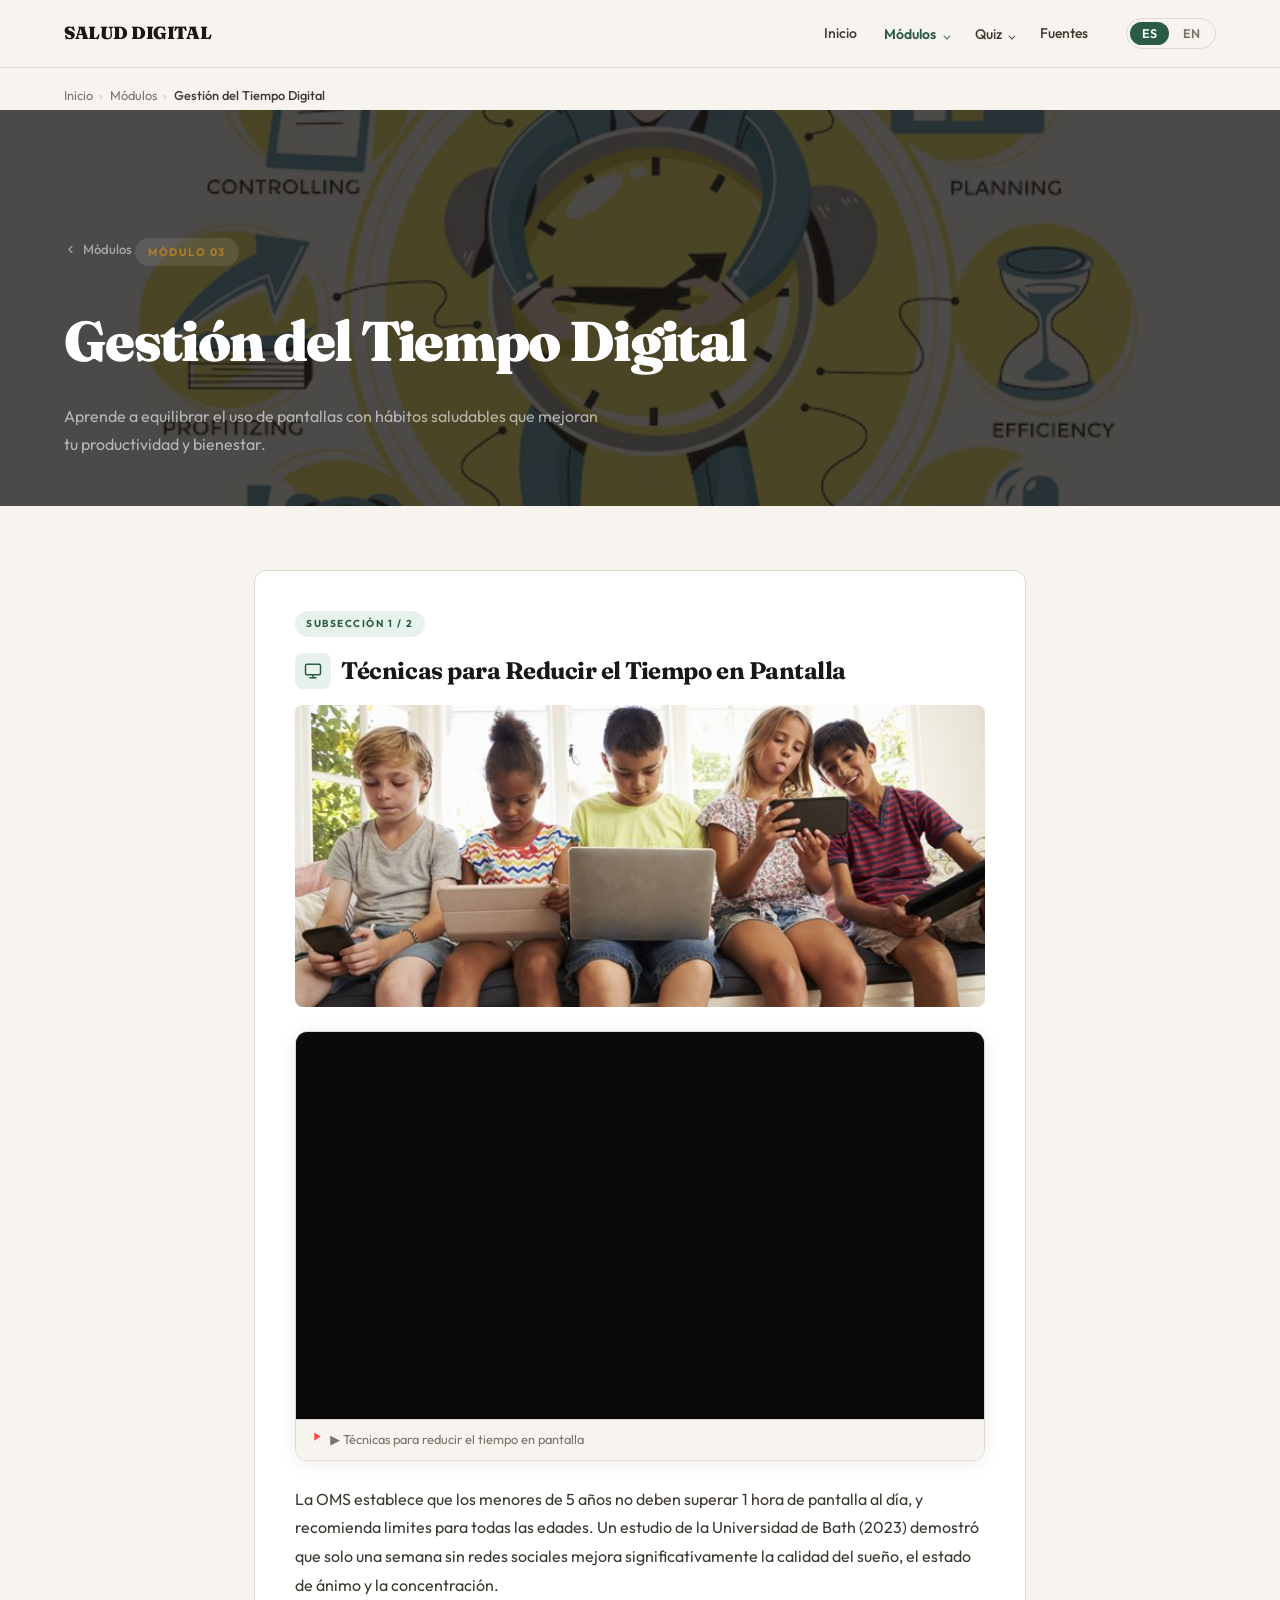
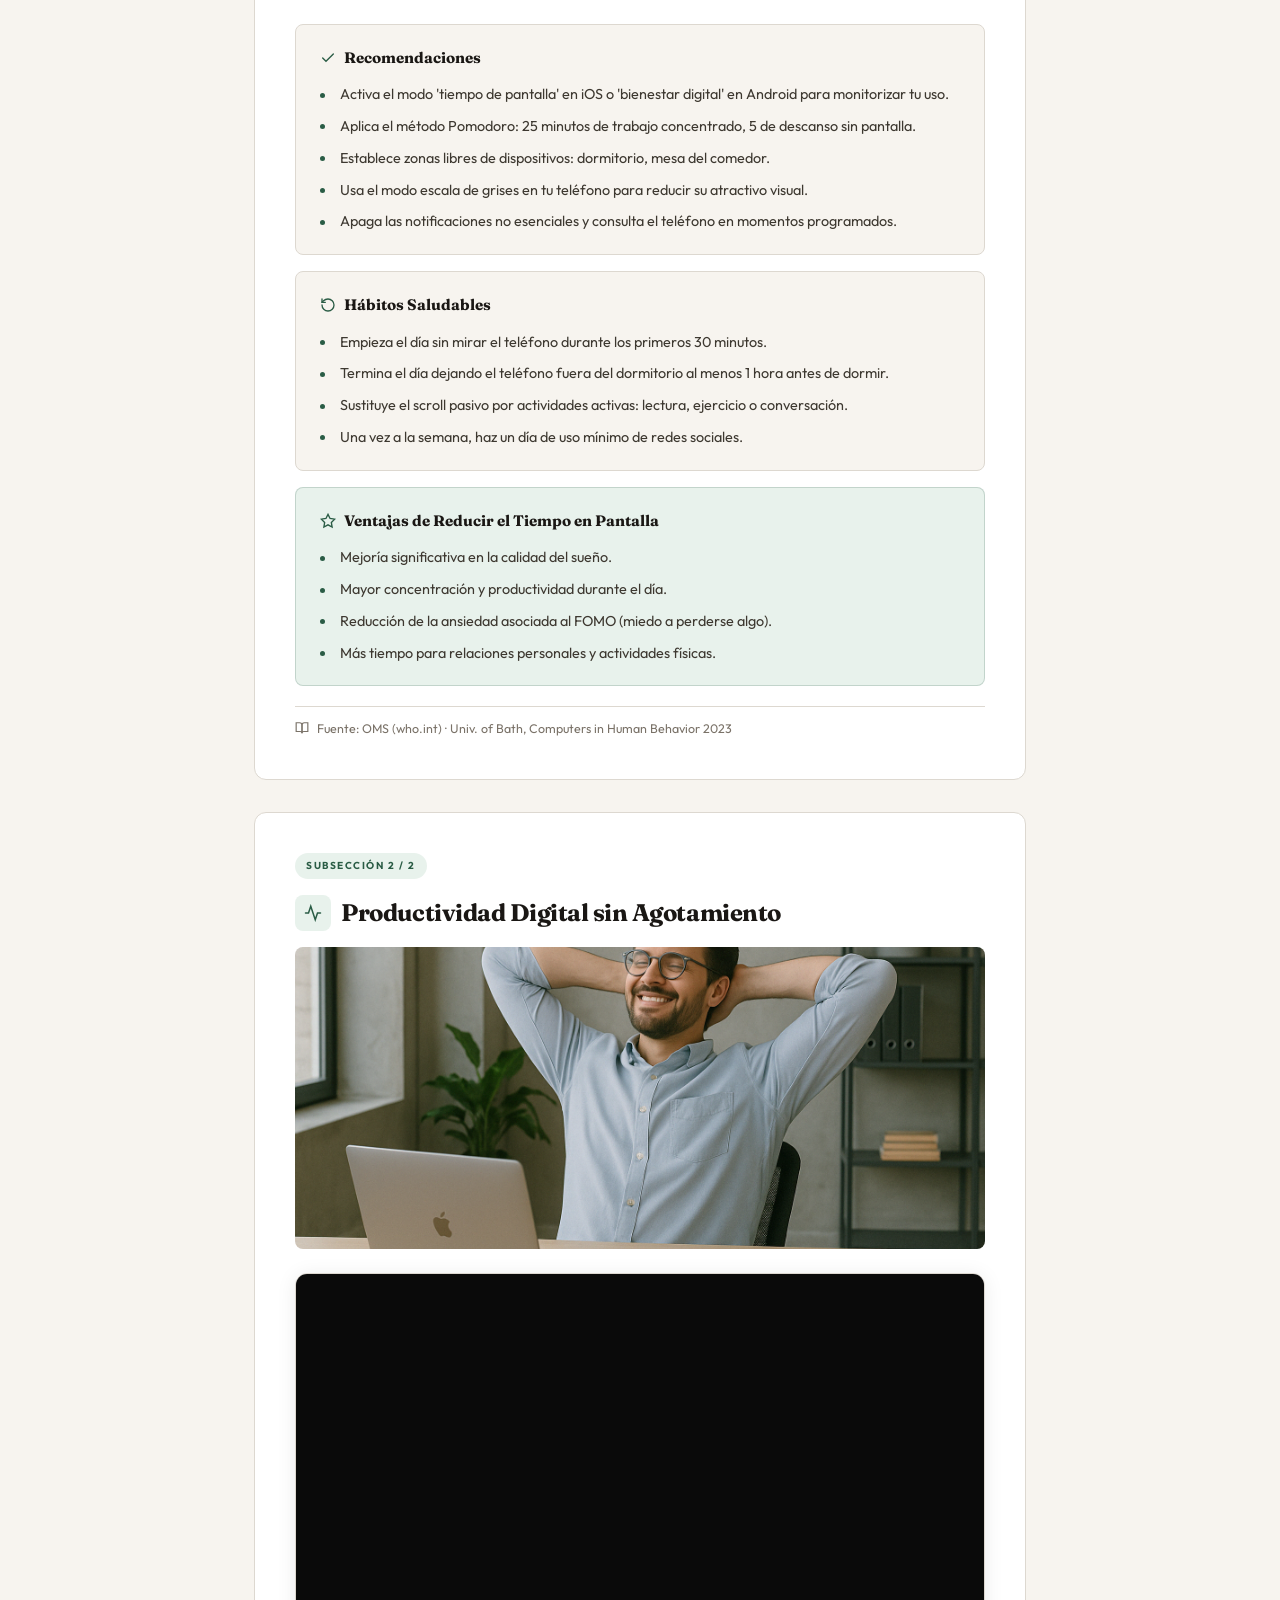
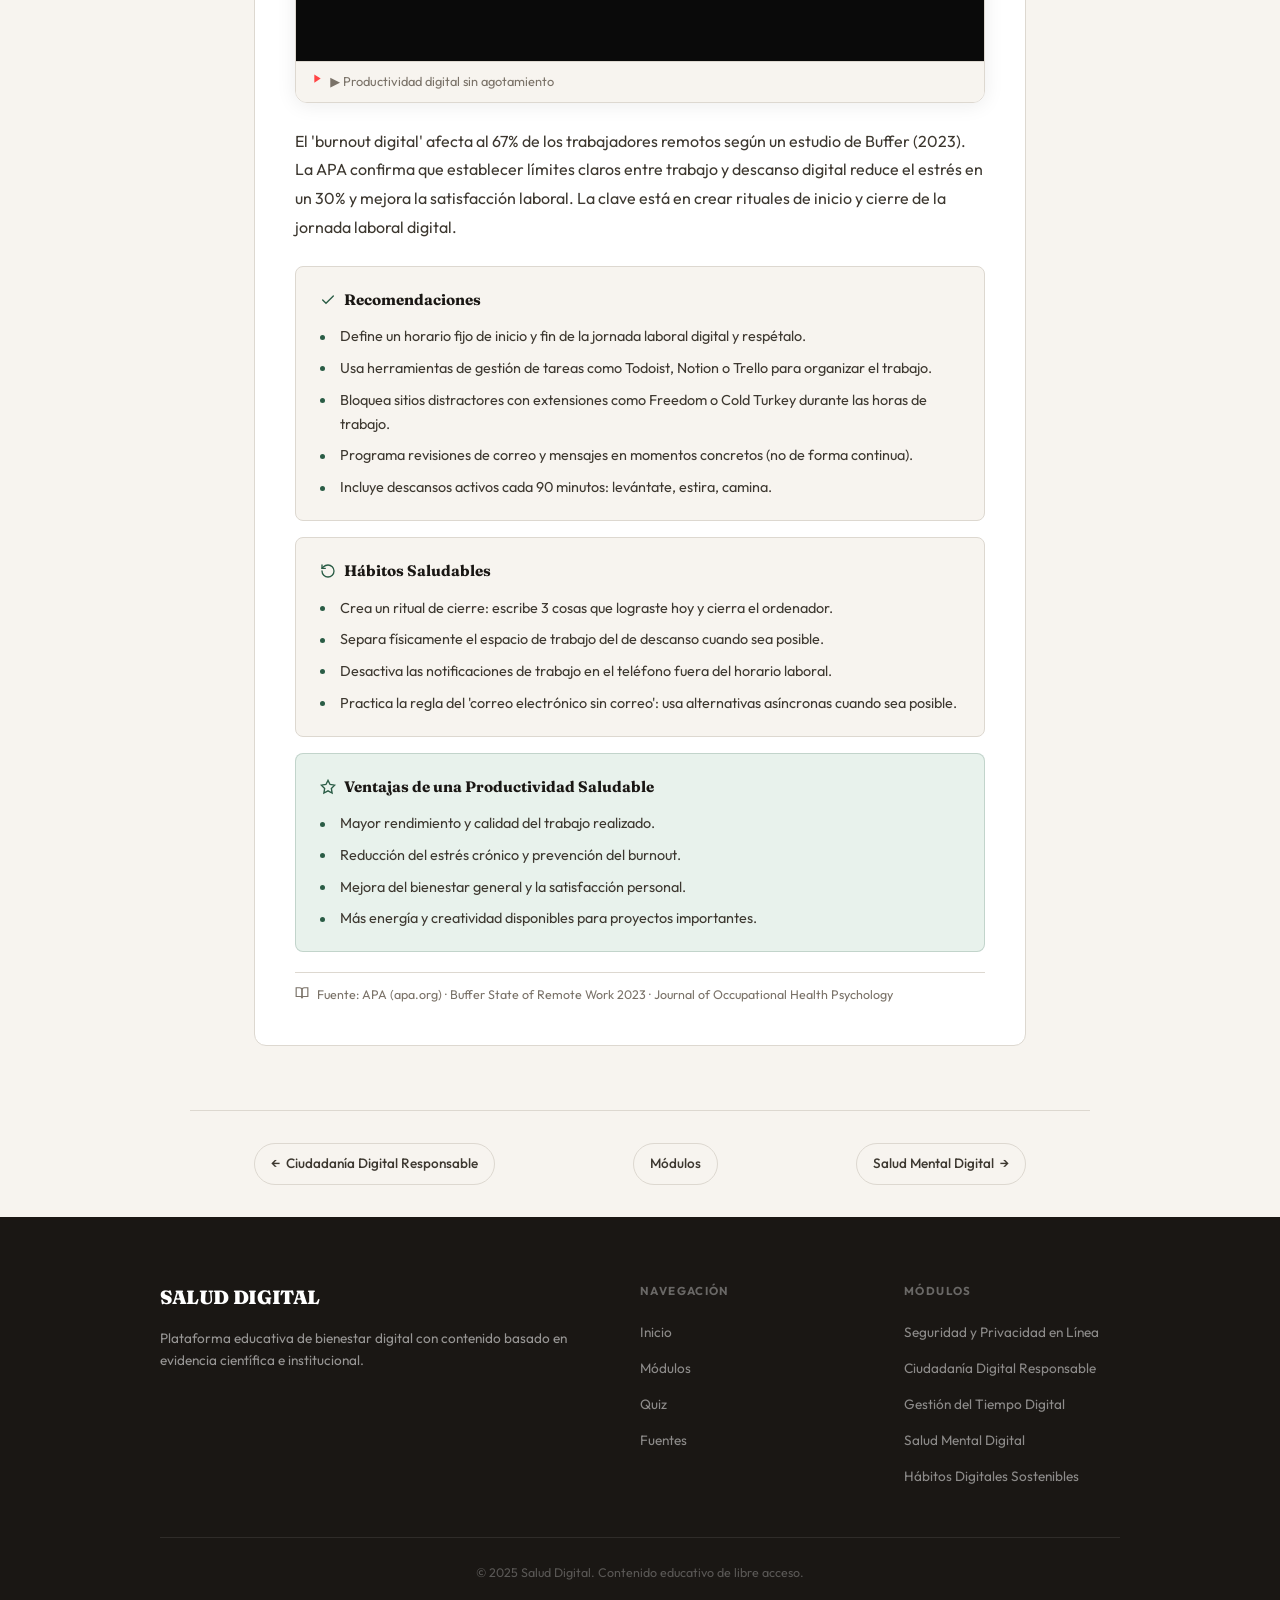
<file: pages/modulo3.html>
<!DOCTYPE html>
<html lang="es">
<head>
  <meta charset="UTF-8" /><meta name="viewport" content="width=device-width, initial-scale=1.0" />
  <title>Salud Digital — Módulo 03</title>
  <link rel="preconnect" href="https://fonts.googleapis.com" />
  <link href="https://fonts.googleapis.com/css2?family=Fraunces:ital,opsz,wght@0,9..144,700;0,9..144,900;1,9..144,700&family=Outfit:wght@300;400;500;600;700&family=JetBrains+Mono:wght@400;600&display=swap" rel="stylesheet" />
  <link rel="stylesheet" href="../styles.css" />
</head>
<body>
  <div id="reading-progress"></div>

  <nav>
    <a href="../index.html" class="nav-logo" data-i18n="brand">
      <span class="nav-logo-mark">
        <svg viewBox="0 0 24 24" fill="none" stroke="#fff" stroke-width="2.5" stroke-linecap="round"><path d="M12 2C8 2 4 6 4 10c0 6 8 12 8 12s8-6 8-12c0-4-4-8-8-8z"/><circle cx="12" cy="10" r="2.5" fill="#fff" stroke="none"/></svg>
      </span>
      SALUD DIGITAL
    </a>
    <div class="nav-links" id="navLinks">
      <a href="../index.html" data-i18n="nav_home">Inicio</a>
      <div class="nav-dropdown">
        <a class="active" data-i18n="nav_modules">Módulos</a>
        <div class="nav-dropdown-menu">
          <a href="modulo1.html" class="nav-mod-link"><span class="nav-mod-icon"><svg viewBox="0 0 24 24" fill="none" stroke="currentColor" stroke-width="2" stroke-linecap="round"><rect x="3" y="11" width="18" height="11" rx="2"/><path d="M7 11V7a5 5 0 0 1 10 0v4"/></svg></span><span><span class="nav-mod-num">01</span><span class="nav-mod-title" data-i18n="m1_title">Seguridad y Privacidad</span></span></a>
          <a href="modulo2.html" class="nav-mod-link"><span class="nav-mod-icon"><svg viewBox="0 0 24 24" fill="none" stroke="currentColor" stroke-width="2" stroke-linecap="round"><circle cx="12" cy="12" r="10"/><path d="M2 12h20M12 2a15 15 0 0 1 0 20M12 2a15 15 0 0 0 0 20"/></svg></span><span><span class="nav-mod-num">02</span><span class="nav-mod-title" data-i18n="m2_title">Ciudadanía Digital</span></span></a>
          <a href="modulo3.html" class="nav-mod-link"><span class="nav-mod-icon"><svg viewBox="0 0 24 24" fill="none" stroke="currentColor" stroke-width="2" stroke-linecap="round"><circle cx="12" cy="12" r="10"/><polyline points="12 6 12 12 16 14"/></svg></span><span><span class="nav-mod-num">03</span><span class="nav-mod-title" data-i18n="m3_title">Gestión del Tiempo</span></span></a>
          <a href="modulo4.html" class="nav-mod-link"><span class="nav-mod-icon"><svg viewBox="0 0 24 24" fill="none" stroke="currentColor" stroke-width="2" stroke-linecap="round"><path d="M20.84 4.61a5.5 5.5 0 0 0-7.78 0L12 5.67l-1.06-1.06a5.5 5.5 0 0 0-7.78 7.78l1.06 1.06L12 21.23l7.78-7.78 1.06-1.06a5.5 5.5 0 0 0 0-7.78z"/></svg></span><span><span class="nav-mod-num">04</span><span class="nav-mod-title" data-i18n="m4_title">Salud Mental Digital</span></span></a>
          <a href="modulo5.html" class="nav-mod-link" style="grid-column:span 2"><span class="nav-mod-icon"><svg viewBox="0 0 24 24" fill="none" stroke="currentColor" stroke-width="2" stroke-linecap="round"><path d="M3 9l9-7 9 7v11a2 2 0 0 1-2 2H5a2 2 0 0 1-2-2z"/><polyline points="9 22 9 12 15 12 15 22"/></svg></span><span><span class="nav-mod-num">05</span><span class="nav-mod-title" data-i18n="m5_title">Hábitos Sostenibles</span></span></a>
        </div>
      </div>
      <div class="nav-dropdown quiz-tooltip-wrap">
        <a href="quiz.html" data-i18n="nav_quiz">Quiz</a>
        <span class="quiz-tooltip">Explora los módulos antes del quiz.</span>
      </div>
      <a href="fuentes.html" data-i18n="nav_sources">Fuentes</a>
    </div>
    <div style="display:flex;align-items:center;gap:1rem;">
      <div class="lang-toggle">
        <button class="lang-btn active" onclick="setLang('es')">ES</button>
        <button class="lang-btn"        onclick="setLang('en')">EN</button>
      </div>
      <button class="hamburger" id="hamburger" aria-label="Menú"><span></span><span></span><span></span></button>
    </div>
  </nav>

  <nav class="breadcrumb" aria-label="breadcrumb">
    <a href="../index.html" data-i18n="breadcrumb_home">Inicio</a>
    <span class="sep">›</span>
    <a href="modulos.html" data-i18n="breadcrumb_modules">Módulos</a>
    <span class="sep">›</span>
    <span class="current" data-i18n="m3_title">Módulo 03</span>
  </nav>

  <div class="mod-hero">
    <img class="hero-module-img" src="../images/modulo3.jpg" alt="" aria-hidden="true">
    <div class="mod-hero-inner">
      <a href="modulos.html" class="back-link">
        <svg viewBox="0 0 24 24" fill="none" stroke="currentColor" stroke-width="2" stroke-linecap="round" width="14" height="14"><polyline points="15 18 9 12 15 6"/></svg>
        <span data-i18n="breadcrumb_modules">Módulos</span>
      </a>
      <span class="tag">MÓDULO 03</span>
      <h1 data-i18n="m3_title">Módulo 03</h1>
      <p data-i18n="m3_desc">Descripción del módulo.</p>
    </div>
  </div>

  <div class="content-section">
    <!-- ══ SUBSECCIÓN 1 ══ -->
    <div class="subsection-card reveal">
      <div class="sub-eyebrow">
        <span class="sub-eyebrow-num">Subsección 1 / 2</span>
      </div>
      <div class="sub-title">
        <span class="sub-title-icon"><svg viewBox="0 0 24 24" fill="none" stroke="currentColor" stroke-width="2" stroke-linecap="round"><rect x="2" y="3" width="20" height="14" rx="2"/><line x1="8" y1="21" x2="16" y2="21"/><line x1="12" y1="17" x2="12" y2="21"/></svg></span>
        <span id="sub1Title" data-i18n="m3_sub1_title">–</span>
      </div>
      <div class="sub-img-wrap">
        <img src="../images/m3_sub1.jpg" alt="" id="sub1ImgAlt" loading="lazy">
      </div>

      <div class="yt-module-wrap">
        <div class="yt-embed-wrap">
          <iframe
            src="https://www.youtube.com/embed/edOF63_QaiQ?si=6dJsQ3BQl5tZ47Jo"
            title="Técnicas para Reducir el Tiempo en Pantalla"
            loading="lazy"
            allow="accelerometer; autoplay; clipboard-write; encrypted-media; gyroscope; picture-in-picture"
            allowfullscreen>
          </iframe>
        </div>
        <div class="yt-module-caption">
          <svg viewBox="0 0 24 24" fill="currentColor" width="11" height="11" style="flex-shrink:0;margin-top:1px"><polygon points="5 3 19 12 5 21 5 3"/></svg>
          <span data-i18n="vid_m3_lbl1">Técnicas para Reducir el Tiempo en Pantalla</span>
        </div>
      </div>

      <p class="sub-body" id="sub1Body">–</p>

      <div class="rich-block" id="sub1TipsBlock">
        <div class="rich-block-title"><svg viewBox="0 0 24 24" fill="none" stroke="currentColor" stroke-width="2" stroke-linecap="round"><polyline points="20 6 9 17 4 12"/></svg><span id="sub1TipsTitle">–</span></div>
        <ul class="rich-list" id="sub1Tips"></ul>
      </div>
      <div class="rich-block" id="sub1HabitsBlock">
        <div class="rich-block-title"><svg viewBox="0 0 24 24" fill="none" stroke="currentColor" stroke-width="2" stroke-linecap="round"><path d="M3 12a9 9 0 1 0 9-9 9.75 9.75 0 0 0-6.74 2.74L3 8"/><path d="M3 3v5h5"/></svg><span id="sub1HabitsTitle">–</span></div>
        <ul class="rich-list" id="sub1Habits"></ul>
      </div>
      <div class="rich-block rich-block-benefits" id="sub1BenefitsBlock">
        <div class="rich-block-title"><svg viewBox="0 0 24 24" fill="none" stroke="currentColor" stroke-width="2" stroke-linecap="round"><polygon points="12 2 15.09 8.26 22 9.27 17 14.14 18.18 21.02 12 17.77 5.82 21.02 7 14.14 2 9.27 8.91 8.26 12 2"/></svg><span id="sub1BenefitsTitle">–</span></div>
        <ul class="rich-list" id="sub1Benefits"></ul>
      </div>
      <div class="sub-src">
        <svg class="sub-src-icon" viewBox="0 0 24 24" fill="none" stroke="currentColor" stroke-width="2" stroke-linecap="round"><path d="M2 3h6a4 4 0 0 1 4 4v14a3 3 0 0 0-3-3H2z"/><path d="M22 3h-6a4 4 0 0 0-4 4v14a3 3 0 0 1 3-3h7z"/></svg>
        <span id="sub1Src">–</span>
      </div>
    </div>

    <!-- ══ SUBSECCIÓN 2 ══ -->
    <div class="subsection-card reveal">
      <div class="sub-eyebrow">
        <span class="sub-eyebrow-num">Subsección 2 / 2</span>
      </div>
      <div class="sub-title">
        <span class="sub-title-icon"><svg viewBox="0 0 24 24" fill="none" stroke="currentColor" stroke-width="2" stroke-linecap="round"><polyline points="22 12 18 12 15 21 9 3 6 12 2 12"/></svg></span>
        <span id="sub2Title" data-i18n="m3_sub2_title">–</span>
      </div>
      <div class="sub-img-wrap">
        <img src="../images/m3_sub2.jpg" alt="" id="sub2ImgAlt" loading="lazy">
      </div>

      <div class="yt-module-wrap">
        <div class="yt-embed-wrap">
          <iframe
            src="https://www.youtube.com/embed/pbbAv9Or-K0?si=5029LS0ZczYHaRut"
            title="Productividad Digital sin Agotamiento"
            loading="lazy"
            allow="accelerometer; autoplay; clipboard-write; encrypted-media; gyroscope; picture-in-picture"
            allowfullscreen>
          </iframe>
        </div>
        <div class="yt-module-caption">
          <svg viewBox="0 0 24 24" fill="currentColor" width="11" height="11" style="flex-shrink:0;margin-top:1px"><polygon points="5 3 19 12 5 21 5 3"/></svg>
          <span data-i18n="vid_m3_lbl2">Productividad Digital sin Agotamiento</span>
        </div>
      </div>

      <p class="sub-body" id="sub2Body">–</p>

      <div class="rich-block" id="sub2TipsBlock">
        <div class="rich-block-title"><svg viewBox="0 0 24 24" fill="none" stroke="currentColor" stroke-width="2" stroke-linecap="round"><polyline points="20 6 9 17 4 12"/></svg><span id="sub2TipsTitle">–</span></div>
        <ul class="rich-list" id="sub2Tips"></ul>
      </div>
      <div class="rich-block" id="sub2HabitsBlock">
        <div class="rich-block-title"><svg viewBox="0 0 24 24" fill="none" stroke="currentColor" stroke-width="2" stroke-linecap="round"><path d="M3 12a9 9 0 1 0 9-9 9.75 9.75 0 0 0-6.74 2.74L3 8"/><path d="M3 3v5h5"/></svg><span id="sub2HabitsTitle">–</span></div>
        <ul class="rich-list" id="sub2Habits"></ul>
      </div>
      <div class="rich-block rich-block-benefits" id="sub2BenefitsBlock">
        <div class="rich-block-title"><svg viewBox="0 0 24 24" fill="none" stroke="currentColor" stroke-width="2" stroke-linecap="round"><polygon points="12 2 15.09 8.26 22 9.27 17 14.14 18.18 21.02 12 17.77 5.82 21.02 7 14.14 2 9.27 8.91 8.26 12 2"/></svg><span id="sub2BenefitsTitle">–</span></div>
        <ul class="rich-list" id="sub2Benefits"></ul>
      </div>
      <div class="sub-src">
        <svg class="sub-src-icon" viewBox="0 0 24 24" fill="none" stroke="currentColor" stroke-width="2" stroke-linecap="round"><path d="M2 3h6a4 4 0 0 1 4 4v14a3 3 0 0 0-3-3H2z"/><path d="M22 3h-6a4 4 0 0 0-4 4v14a3 3 0 0 1 3-3h7z"/></svg>
        <span id="sub2Src">–</span>
      </div>
    </div>
  </div>

  <div class="nav-between">
    <a href="modulo2.html">← <span data-i18n="m2_title">Anterior</span></a>
    <a href="modulos.html" data-i18n="nav_modules">Ver todos los módulos</a>
    <a href="modulo4.html"><span data-i18n="m4_title">Siguiente</span> →</a>
  </div>

  <footer>
    <div class="footer-grid">
      <div class="footer-brand">
        <div class="logo" data-i18n="brand">SALUD DIGITAL</div>
        <p data-i18n="footer_desc">Plataforma educativa de bienestar digital.</p>
      </div>
      <div class="footer-col">
        <h4 data-i18n="footer_nav">Navegación</h4>
        <ul>
          <li><a href="../index.html" data-i18n="nav_home">Inicio</a></li>
          <li><a href="modulos.html" data-i18n="nav_modules">Módulos</a></li>
          <li><a href="quiz.html"    data-i18n="nav_quiz">Quiz</a></li>
          <li><a href="fuentes.html" data-i18n="nav_sources">Fuentes</a></li>
        </ul>
      </div>
      <div class="footer-col">
        <h4 data-i18n="footer_mods">Módulos</h4>
        <ul>
          <li><a href="modulo1.html" data-i18n="m1_title">Seguridad y Privacidad</a></li>
          <li><a href="modulo2.html" data-i18n="m2_title">Ciudadanía Digital</a></li>
          <li><a href="modulo3.html" data-i18n="m3_title">Gestión del Tiempo</a></li>
          <li><a href="modulo4.html" data-i18n="m4_title">Salud Mental Digital</a></li>
          <li><a href="modulo5.html" data-i18n="m5_title">Hábitos Sostenibles</a></li>
        </ul>
      </div>
    </div>
    <div class="footer-bottom">
      <p data-i18n="footer_copy">© 2026 Salud Digital. Contenido educativo de libre acceso.</p>
    </div>
  </footer>

  <script src="../main.js"></script>
  <script>
    const MID = 'm3';
    function renderList(ulId, items) {
      const ul = document.getElementById(ulId);
      if (!ul || !items) return;
      ul.innerHTML = items.map(i => `<li>${i}</li>`).join('');
    }
    function applyPageLang(lang) {
      const t = i18n[lang];
      document.querySelectorAll('[data-i18n]').forEach(el => {
        const key = el.getAttribute('data-i18n');
        if (t[key] !== undefined) el.textContent = t[key];
      });
      const f = (id, val) => { const el = document.getElementById(id); if(el) el.textContent = val||''; };
      f('sub1Title',         t[MID+'_sub1_title']);
      f('sub1Body',          t[MID+'_sub1_body']);
      f('sub1Src',           t[MID+'_sub1_src']||'');
      f('sub1TipsTitle',     t[MID+'_sub1_tips_title']);
      f('sub1HabitsTitle',   t[MID+'_sub1_habits_title']);
      f('sub1BenefitsTitle', t[MID+'_sub1_benefits_title']);
      renderList('sub1Tips',     t[MID+'_sub1_tips']);
      renderList('sub1Habits',   t[MID+'_sub1_habits']);
      renderList('sub1Benefits', t[MID+'_sub1_benefits']);
      f('sub2Title',         t[MID+'_sub2_title']);
      f('sub2Body',          t[MID+'_sub2_body']);
      f('sub2Src',           t[MID+'_sub2_src']||'');
      f('sub2TipsTitle',     t[MID+'_sub2_tips_title']);
      f('sub2HabitsTitle',   t[MID+'_sub2_habits_title']);
      f('sub2BenefitsTitle', t[MID+'_sub2_benefits_title']);
      renderList('sub2Tips',     t[MID+'_sub2_tips']);
      renderList('sub2Habits',   t[MID+'_sub2_habits']);
      renderList('sub2Benefits', t[MID+'_sub2_benefits']);
      document.querySelectorAll('.lang-btn').forEach(b=>b.classList.toggle('active',b.textContent===lang.toUpperCase()));
    }
    applyPageLang(typeof currentLang!=='undefined'?currentLang:'es');
    const _prevSetLang = setLang;
    setLang = function(lang){ currentLang=lang; applyPageLang(lang); };
  </script>

  <button id="back-to-top" aria-label="Volver arriba" onclick="window.scrollTo({top:0,behavior:'smooth'})">
    <svg viewBox="0 0 24 24" fill="none" stroke="#fff" stroke-width="2.5" stroke-linecap="round" width="16" height="16"><polyline points="18 15 12 9 6 15"/></svg>
  </button>
  <script>
    window.addEventListener('scroll', () => {
      const doc = document.documentElement;
      const pct = (window.scrollY / (doc.scrollHeight - doc.clientHeight)) * 100;
      const bar = document.getElementById('reading-progress');
      if (bar) bar.style.width = Math.min(pct, 100) + '%';
      const btn = document.getElementById('back-to-top');
      if (btn) btn.classList.toggle('visible', window.scrollY > 400);
    });
  </script>
</body>
</html>
</file>
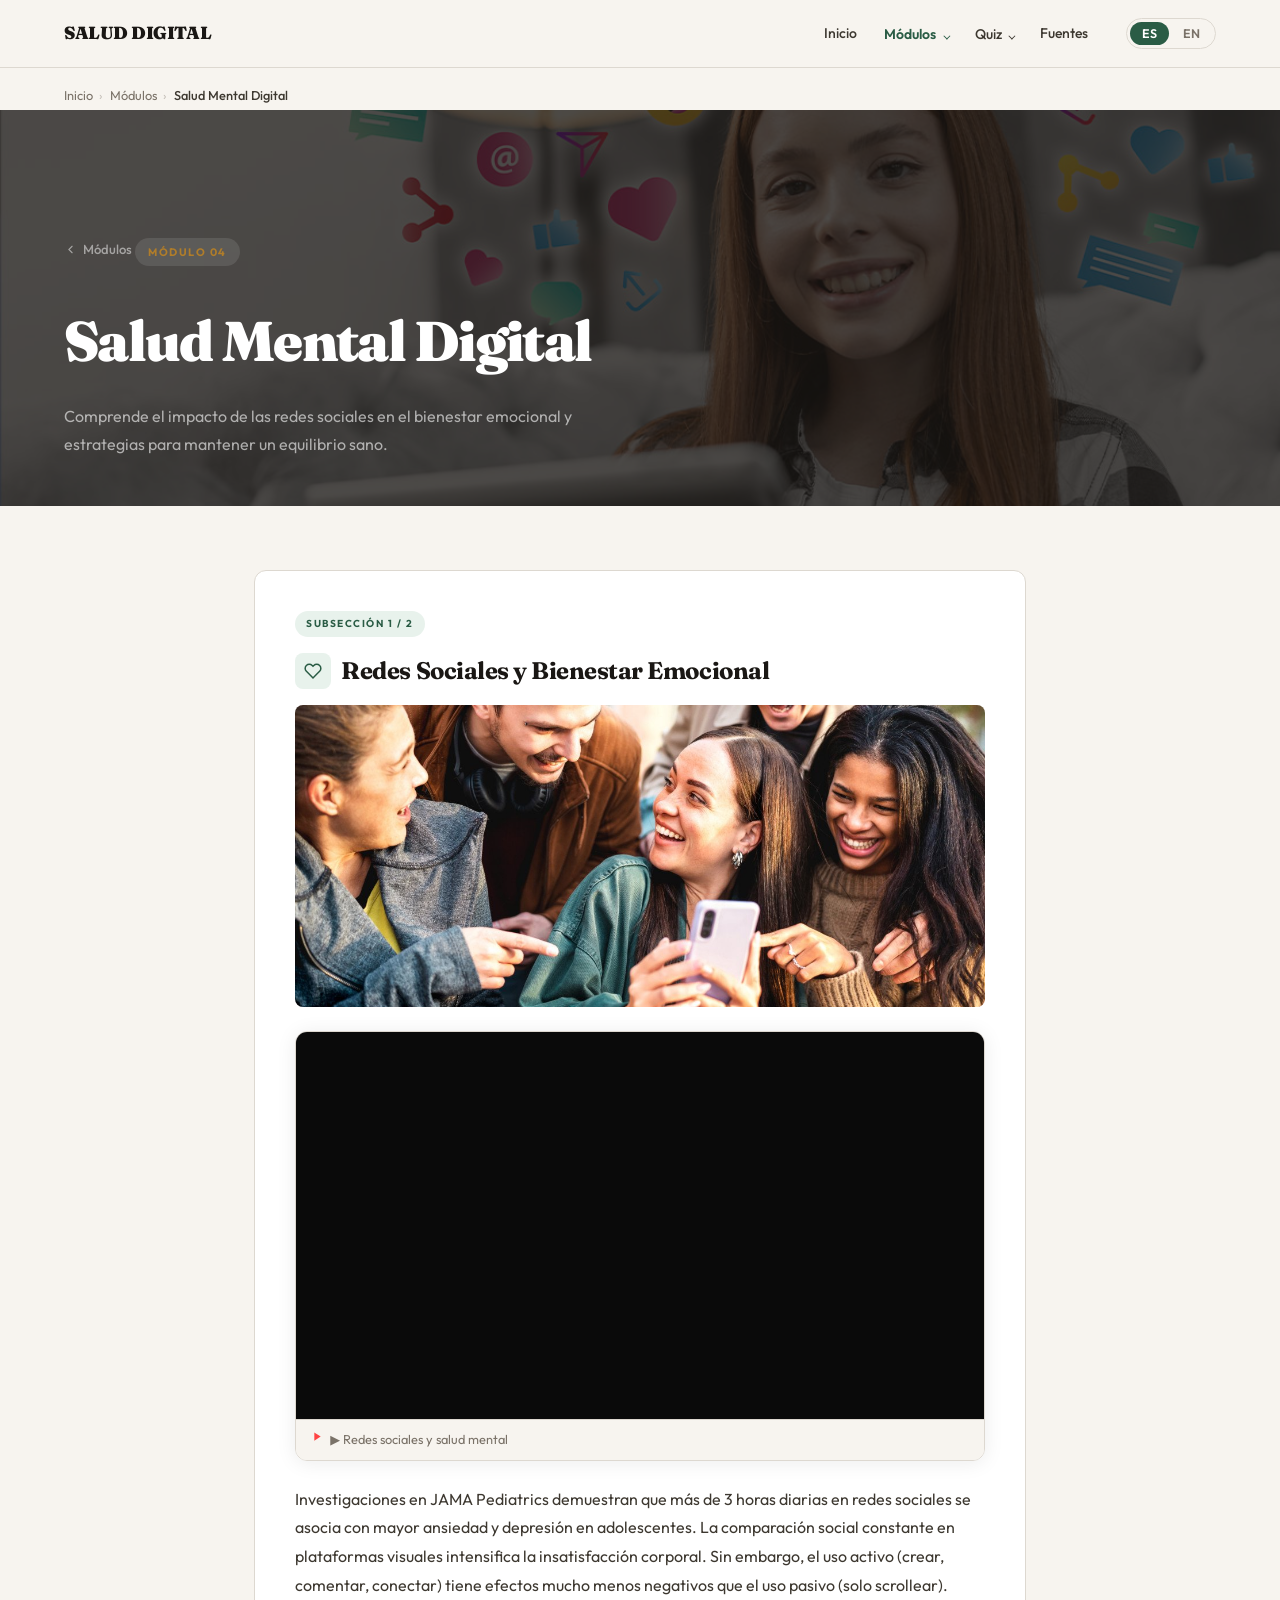
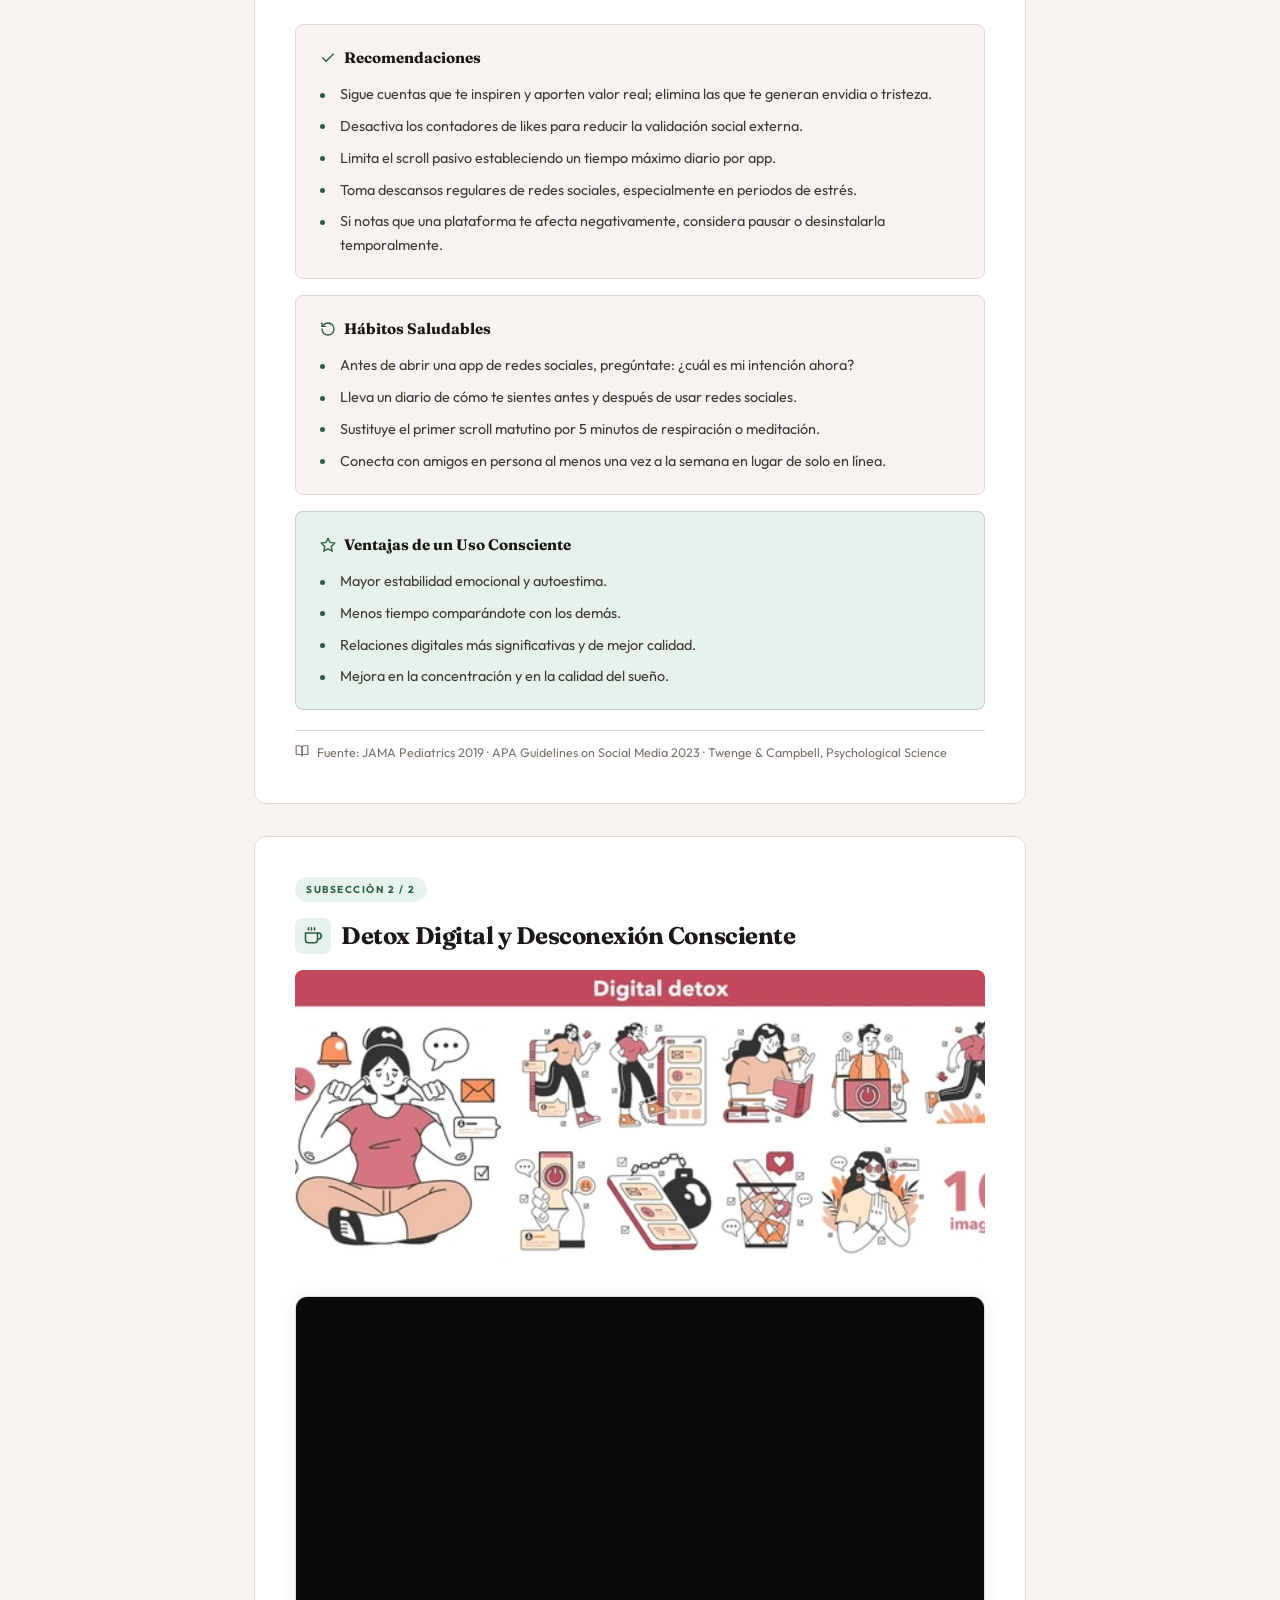
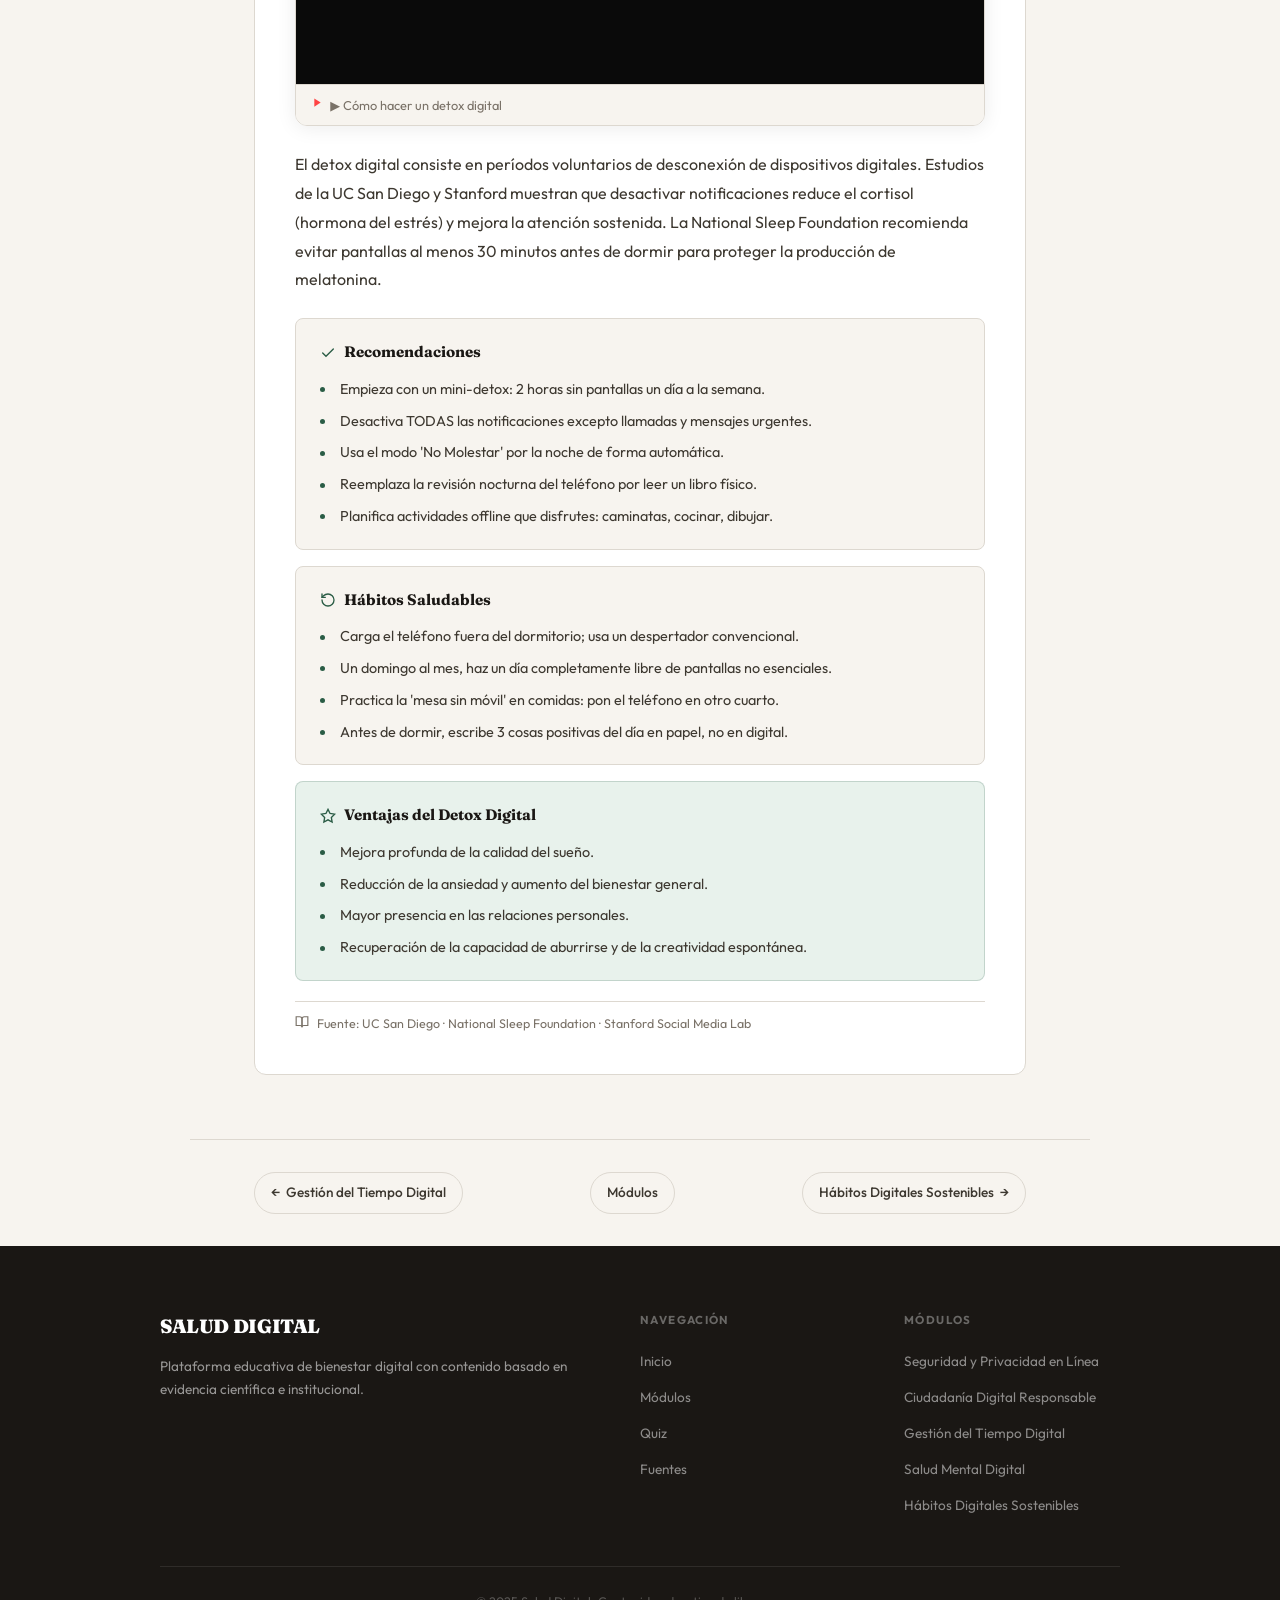
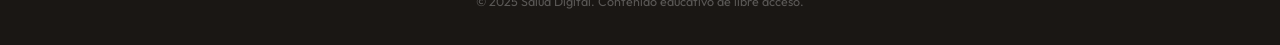
<file: pages/modulo4.html>
<!DOCTYPE html>
<html lang="es">
<head>
  <meta charset="UTF-8" /><meta name="viewport" content="width=device-width, initial-scale=1.0" />
  <title>Salud Digital — Módulo 04</title>
  <link rel="preconnect" href="https://fonts.googleapis.com" />
  <link href="https://fonts.googleapis.com/css2?family=Fraunces:ital,opsz,wght@0,9..144,700;0,9..144,900;1,9..144,700&family=Outfit:wght@300;400;500;600;700&family=JetBrains+Mono:wght@400;600&display=swap" rel="stylesheet" />
  <link rel="stylesheet" href="../styles.css" />
</head>
<body>
  <div id="reading-progress"></div>

  <nav>
    <a href="../index.html" class="nav-logo" data-i18n="brand">
      <span class="nav-logo-mark">
        <svg viewBox="0 0 24 24" fill="none" stroke="#fff" stroke-width="2.5" stroke-linecap="round"><path d="M12 2C8 2 4 6 4 10c0 6 8 12 8 12s8-6 8-12c0-4-4-8-8-8z"/><circle cx="12" cy="10" r="2.5" fill="#fff" stroke="none"/></svg>
      </span>
      SALUD DIGITAL
    </a>
    <div class="nav-links" id="navLinks">
      <a href="../index.html" data-i18n="nav_home">Inicio</a>
      <div class="nav-dropdown">
        <a class="active" data-i18n="nav_modules">Módulos</a>
        <div class="nav-dropdown-menu">
          <a href="modulo1.html" class="nav-mod-link"><span class="nav-mod-icon"><svg viewBox="0 0 24 24" fill="none" stroke="currentColor" stroke-width="2" stroke-linecap="round"><rect x="3" y="11" width="18" height="11" rx="2"/><path d="M7 11V7a5 5 0 0 1 10 0v4"/></svg></span><span><span class="nav-mod-num">01</span><span class="nav-mod-title" data-i18n="m1_title">Seguridad y Privacidad</span></span></a>
          <a href="modulo2.html" class="nav-mod-link"><span class="nav-mod-icon"><svg viewBox="0 0 24 24" fill="none" stroke="currentColor" stroke-width="2" stroke-linecap="round"><circle cx="12" cy="12" r="10"/><path d="M2 12h20M12 2a15 15 0 0 1 0 20M12 2a15 15 0 0 0 0 20"/></svg></span><span><span class="nav-mod-num">02</span><span class="nav-mod-title" data-i18n="m2_title">Ciudadanía Digital</span></span></a>
          <a href="modulo3.html" class="nav-mod-link"><span class="nav-mod-icon"><svg viewBox="0 0 24 24" fill="none" stroke="currentColor" stroke-width="2" stroke-linecap="round"><circle cx="12" cy="12" r="10"/><polyline points="12 6 12 12 16 14"/></svg></span><span><span class="nav-mod-num">03</span><span class="nav-mod-title" data-i18n="m3_title">Gestión del Tiempo</span></span></a>
          <a href="modulo4.html" class="nav-mod-link"><span class="nav-mod-icon"><svg viewBox="0 0 24 24" fill="none" stroke="currentColor" stroke-width="2" stroke-linecap="round"><path d="M20.84 4.61a5.5 5.5 0 0 0-7.78 0L12 5.67l-1.06-1.06a5.5 5.5 0 0 0-7.78 7.78l1.06 1.06L12 21.23l7.78-7.78 1.06-1.06a5.5 5.5 0 0 0 0-7.78z"/></svg></span><span><span class="nav-mod-num">04</span><span class="nav-mod-title" data-i18n="m4_title">Salud Mental Digital</span></span></a>
          <a href="modulo5.html" class="nav-mod-link" style="grid-column:span 2"><span class="nav-mod-icon"><svg viewBox="0 0 24 24" fill="none" stroke="currentColor" stroke-width="2" stroke-linecap="round"><path d="M3 9l9-7 9 7v11a2 2 0 0 1-2 2H5a2 2 0 0 1-2-2z"/><polyline points="9 22 9 12 15 12 15 22"/></svg></span><span><span class="nav-mod-num">05</span><span class="nav-mod-title" data-i18n="m5_title">Hábitos Sostenibles</span></span></a>
        </div>
      </div>
      <div class="nav-dropdown quiz-tooltip-wrap">
        <a href="quiz.html" data-i18n="nav_quiz">Quiz</a>
        <span class="quiz-tooltip">Explora los módulos antes del quiz.</span>
      </div>
      <a href="fuentes.html" data-i18n="nav_sources">Fuentes</a>
    </div>
    <div style="display:flex;align-items:center;gap:1rem;">
      <div class="lang-toggle">
        <button class="lang-btn active" onclick="setLang('es')">ES</button>
        <button class="lang-btn"        onclick="setLang('en')">EN</button>
      </div>
      <button class="hamburger" id="hamburger" aria-label="Menú"><span></span><span></span><span></span></button>
    </div>
  </nav>

  <nav class="breadcrumb" aria-label="breadcrumb">
    <a href="../index.html" data-i18n="breadcrumb_home">Inicio</a>
    <span class="sep">›</span>
    <a href="modulos.html" data-i18n="breadcrumb_modules">Módulos</a>
    <span class="sep">›</span>
    <span class="current" data-i18n="m4_title">Módulo 04</span>
  </nav>

  <div class="mod-hero">
    <img class="hero-module-img" src="../images/modulo4.jpg" alt="" aria-hidden="true">
    <div class="mod-hero-inner">
      <a href="modulos.html" class="back-link">
        <svg viewBox="0 0 24 24" fill="none" stroke="currentColor" stroke-width="2" stroke-linecap="round" width="14" height="14"><polyline points="15 18 9 12 15 6"/></svg>
        <span data-i18n="breadcrumb_modules">Módulos</span>
      </a>
      <span class="tag">MÓDULO 04</span>
      <h1 data-i18n="m4_title">Módulo 04</h1>
      <p data-i18n="m4_desc">Descripción del módulo.</p>
    </div>
  </div>

  <div class="content-section">
    <!-- ══ SUBSECCIÓN 1 ══ -->
    <div class="subsection-card reveal">
      <div class="sub-eyebrow">
        <span class="sub-eyebrow-num">Subsección 1 / 2</span>
      </div>
      <div class="sub-title">
        <span class="sub-title-icon"><svg viewBox="0 0 24 24" fill="none" stroke="currentColor" stroke-width="2" stroke-linecap="round"><path d="M20.84 4.61a5.5 5.5 0 0 0-7.78 0L12 5.67l-1.06-1.06a5.5 5.5 0 0 0-7.78 7.78l1.06 1.06L12 21.23l7.78-7.78 1.06-1.06a5.5 5.5 0 0 0 0-7.78z"/></svg></span>
        <span id="sub1Title" data-i18n="m4_sub1_title">–</span>
      </div>
      <div class="sub-img-wrap">
        <img src="../images/m4_sub1.jpg" alt="" id="sub1ImgAlt" loading="lazy">
      </div>

      <div class="yt-module-wrap">
        <div class="yt-embed-wrap">
          <iframe
            src="https://www.youtube.com/embed/HffWFd_6bJ0?rel=0&modestbranding=1"
            title="Redes Sociales y Salud Mental"
            loading="lazy"
            allow="accelerometer; autoplay; clipboard-write; encrypted-media; gyroscope; picture-in-picture"
            allowfullscreen>
          </iframe>
        </div>
        <div class="yt-module-caption">
          <svg viewBox="0 0 24 24" fill="currentColor" width="11" height="11" style="flex-shrink:0;margin-top:1px"><polygon points="5 3 19 12 5 21 5 3"/></svg>
          <span data-i18n="vid_m4_lbl1">Redes Sociales y Salud Mental</span>
        </div>
      </div>

      <p class="sub-body" id="sub1Body">–</p>

      <div class="rich-block" id="sub1TipsBlock">
        <div class="rich-block-title"><svg viewBox="0 0 24 24" fill="none" stroke="currentColor" stroke-width="2" stroke-linecap="round"><polyline points="20 6 9 17 4 12"/></svg><span id="sub1TipsTitle">–</span></div>
        <ul class="rich-list" id="sub1Tips"></ul>
      </div>
      <div class="rich-block" id="sub1HabitsBlock">
        <div class="rich-block-title"><svg viewBox="0 0 24 24" fill="none" stroke="currentColor" stroke-width="2" stroke-linecap="round"><path d="M3 12a9 9 0 1 0 9-9 9.75 9.75 0 0 0-6.74 2.74L3 8"/><path d="M3 3v5h5"/></svg><span id="sub1HabitsTitle">–</span></div>
        <ul class="rich-list" id="sub1Habits"></ul>
      </div>
      <div class="rich-block rich-block-benefits" id="sub1BenefitsBlock">
        <div class="rich-block-title"><svg viewBox="0 0 24 24" fill="none" stroke="currentColor" stroke-width="2" stroke-linecap="round"><polygon points="12 2 15.09 8.26 22 9.27 17 14.14 18.18 21.02 12 17.77 5.82 21.02 7 14.14 2 9.27 8.91 8.26 12 2"/></svg><span id="sub1BenefitsTitle">–</span></div>
        <ul class="rich-list" id="sub1Benefits"></ul>
      </div>
      <div class="sub-src">
        <svg class="sub-src-icon" viewBox="0 0 24 24" fill="none" stroke="currentColor" stroke-width="2" stroke-linecap="round"><path d="M2 3h6a4 4 0 0 1 4 4v14a3 3 0 0 0-3-3H2z"/><path d="M22 3h-6a4 4 0 0 0-4 4v14a3 3 0 0 1 3-3h7z"/></svg>
        <span id="sub1Src">–</span>
      </div>
    </div>

    <!-- ══ SUBSECCIÓN 2 ══ -->
    <div class="subsection-card reveal">
      <div class="sub-eyebrow">
        <span class="sub-eyebrow-num">Subsección 2 / 2</span>
      </div>
      <div class="sub-title">
        <span class="sub-title-icon"><svg viewBox="0 0 24 24" fill="none" stroke="currentColor" stroke-width="2" stroke-linecap="round"><path d="M18 8h1a4 4 0 0 1 0 8h-1"/><path d="M2 8h16v9a4 4 0 0 1-4 4H6a4 4 0 0 1-4-4V8z"/><line x1="6" y1="1" x2="6" y2="4"/><line x1="10" y1="1" x2="10" y2="4"/><line x1="14" y1="1" x2="14" y2="4"/></svg></span>
        <span id="sub2Title" data-i18n="m4_sub2_title">–</span>
      </div>
      <div class="sub-img-wrap">
        <img src="../images/m4_sub2.jpg" alt="" id="sub2ImgAlt" loading="lazy">
      </div>

      <div class="yt-module-wrap">
        <div class="yt-embed-wrap">
          <iframe
            src="https://www.youtube.com/embed/Z_jmLMCcL5A?si=ZhRdXzVJUsMXW4XR"
            title="Cómo Hacer un Detox Digital"
            loading="lazy"
            allow="accelerometer; autoplay; clipboard-write; encrypted-media; gyroscope; picture-in-picture"
            allowfullscreen>
          </iframe>
        </div>
        <div class="yt-module-caption">
          <svg viewBox="0 0 24 24" fill="currentColor" width="11" height="11" style="flex-shrink:0;margin-top:1px"><polygon points="5 3 19 12 5 21 5 3"/></svg>
          <span data-i18n="vid_m4_lbl2">Cómo Hacer un Detox Digital</span>
        </div>
      </div>

      <p class="sub-body" id="sub2Body">–</p>

      <div class="rich-block" id="sub2TipsBlock">
        <div class="rich-block-title"><svg viewBox="0 0 24 24" fill="none" stroke="currentColor" stroke-width="2" stroke-linecap="round"><polyline points="20 6 9 17 4 12"/></svg><span id="sub2TipsTitle">–</span></div>
        <ul class="rich-list" id="sub2Tips"></ul>
      </div>
      <div class="rich-block" id="sub2HabitsBlock">
        <div class="rich-block-title"><svg viewBox="0 0 24 24" fill="none" stroke="currentColor" stroke-width="2" stroke-linecap="round"><path d="M3 12a9 9 0 1 0 9-9 9.75 9.75 0 0 0-6.74 2.74L3 8"/><path d="M3 3v5h5"/></svg><span id="sub2HabitsTitle">–</span></div>
        <ul class="rich-list" id="sub2Habits"></ul>
      </div>
      <div class="rich-block rich-block-benefits" id="sub2BenefitsBlock">
        <div class="rich-block-title"><svg viewBox="0 0 24 24" fill="none" stroke="currentColor" stroke-width="2" stroke-linecap="round"><polygon points="12 2 15.09 8.26 22 9.27 17 14.14 18.18 21.02 12 17.77 5.82 21.02 7 14.14 2 9.27 8.91 8.26 12 2"/></svg><span id="sub2BenefitsTitle">–</span></div>
        <ul class="rich-list" id="sub2Benefits"></ul>
      </div>
      <div class="sub-src">
        <svg class="sub-src-icon" viewBox="0 0 24 24" fill="none" stroke="currentColor" stroke-width="2" stroke-linecap="round"><path d="M2 3h6a4 4 0 0 1 4 4v14a3 3 0 0 0-3-3H2z"/><path d="M22 3h-6a4 4 0 0 0-4 4v14a3 3 0 0 1 3-3h7z"/></svg>
        <span id="sub2Src">–</span>
      </div>
    </div>
  </div>

  <div class="nav-between">
    <a href="modulo3.html">← <span data-i18n="m3_title">Anterior</span></a>
    <a href="modulos.html" data-i18n="nav_modules">Ver todos los módulos</a>
    <a href="modulo5.html"><span data-i18n="m5_title">Siguiente</span> →</a>
  </div>

  <footer>
    <div class="footer-grid">
      <div class="footer-brand">
        <div class="logo" data-i18n="brand">SALUD DIGITAL</div>
        <p data-i18n="footer_desc">Plataforma educativa de bienestar digital.</p>
      </div>
      <div class="footer-col">
        <h4 data-i18n="footer_nav">Navegación</h4>
        <ul>
          <li><a href="../index.html" data-i18n="nav_home">Inicio</a></li>
          <li><a href="modulos.html" data-i18n="nav_modules">Módulos</a></li>
          <li><a href="quiz.html"    data-i18n="nav_quiz">Quiz</a></li>
          <li><a href="fuentes.html" data-i18n="nav_sources">Fuentes</a></li>
        </ul>
      </div>
      <div class="footer-col">
        <h4 data-i18n="footer_mods">Módulos</h4>
        <ul>
          <li><a href="modulo1.html" data-i18n="m1_title">Seguridad y Privacidad</a></li>
          <li><a href="modulo2.html" data-i18n="m2_title">Ciudadanía Digital</a></li>
          <li><a href="modulo3.html" data-i18n="m3_title">Gestión del Tiempo</a></li>
          <li><a href="modulo4.html" data-i18n="m4_title">Salud Mental Digital</a></li>
          <li><a href="modulo5.html" data-i18n="m5_title">Hábitos Sostenibles</a></li>
        </ul>
      </div>
    </div>
    <div class="footer-bottom">
      <p data-i18n="footer_copy">© 2026 Salud Digital. Contenido educativo de libre acceso.</p>
    </div>
  </footer>

  <script src="../main.js"></script>
  <script>
    const MID = 'm4';
    function renderList(ulId, items) {
      const ul = document.getElementById(ulId);
      if (!ul || !items) return;
      ul.innerHTML = items.map(i => `<li>${i}</li>`).join('');
    }
    function applyPageLang(lang) {
      const t = i18n[lang];
      document.querySelectorAll('[data-i18n]').forEach(el => {
        const key = el.getAttribute('data-i18n');
        if (t[key] !== undefined) el.textContent = t[key];
      });
      const f = (id, val) => { const el = document.getElementById(id); if(el) el.textContent = val||''; };
      f('sub1Title',         t[MID+'_sub1_title']);
      f('sub1Body',          t[MID+'_sub1_body']);
      f('sub1Src',           t[MID+'_sub1_src']||'');
      f('sub1TipsTitle',     t[MID+'_sub1_tips_title']);
      f('sub1HabitsTitle',   t[MID+'_sub1_habits_title']);
      f('sub1BenefitsTitle', t[MID+'_sub1_benefits_title']);
      renderList('sub1Tips',     t[MID+'_sub1_tips']);
      renderList('sub1Habits',   t[MID+'_sub1_habits']);
      renderList('sub1Benefits', t[MID+'_sub1_benefits']);
      f('sub2Title',         t[MID+'_sub2_title']);
      f('sub2Body',          t[MID+'_sub2_body']);
      f('sub2Src',           t[MID+'_sub2_src']||'');
      f('sub2TipsTitle',     t[MID+'_sub2_tips_title']);
      f('sub2HabitsTitle',   t[MID+'_sub2_habits_title']);
      f('sub2BenefitsTitle', t[MID+'_sub2_benefits_title']);
      renderList('sub2Tips',     t[MID+'_sub2_tips']);
      renderList('sub2Habits',   t[MID+'_sub2_habits']);
      renderList('sub2Benefits', t[MID+'_sub2_benefits']);
      document.querySelectorAll('.lang-btn').forEach(b=>b.classList.toggle('active',b.textContent===lang.toUpperCase()));
    }
    applyPageLang(typeof currentLang!=='undefined'?currentLang:'es');
    const _prevSetLang = setLang;
    setLang = function(lang){ currentLang=lang; applyPageLang(lang); };
  </script>

  <button id="back-to-top" aria-label="Volver arriba" onclick="window.scrollTo({top:0,behavior:'smooth'})">
    <svg viewBox="0 0 24 24" fill="none" stroke="#fff" stroke-width="2.5" stroke-linecap="round" width="16" height="16"><polyline points="18 15 12 9 6 15"/></svg>
  </button>
  <script>
    window.addEventListener('scroll', () => {
      const doc = document.documentElement;
      const pct = (window.scrollY / (doc.scrollHeight - doc.clientHeight)) * 100;
      const bar = document.getElementById('reading-progress');
      if (bar) bar.style.width = Math.min(pct, 100) + '%';
      const btn = document.getElementById('back-to-top');
      if (btn) btn.classList.toggle('visible', window.scrollY > 400);
    });
  </script>
</body>
</html>
</file>
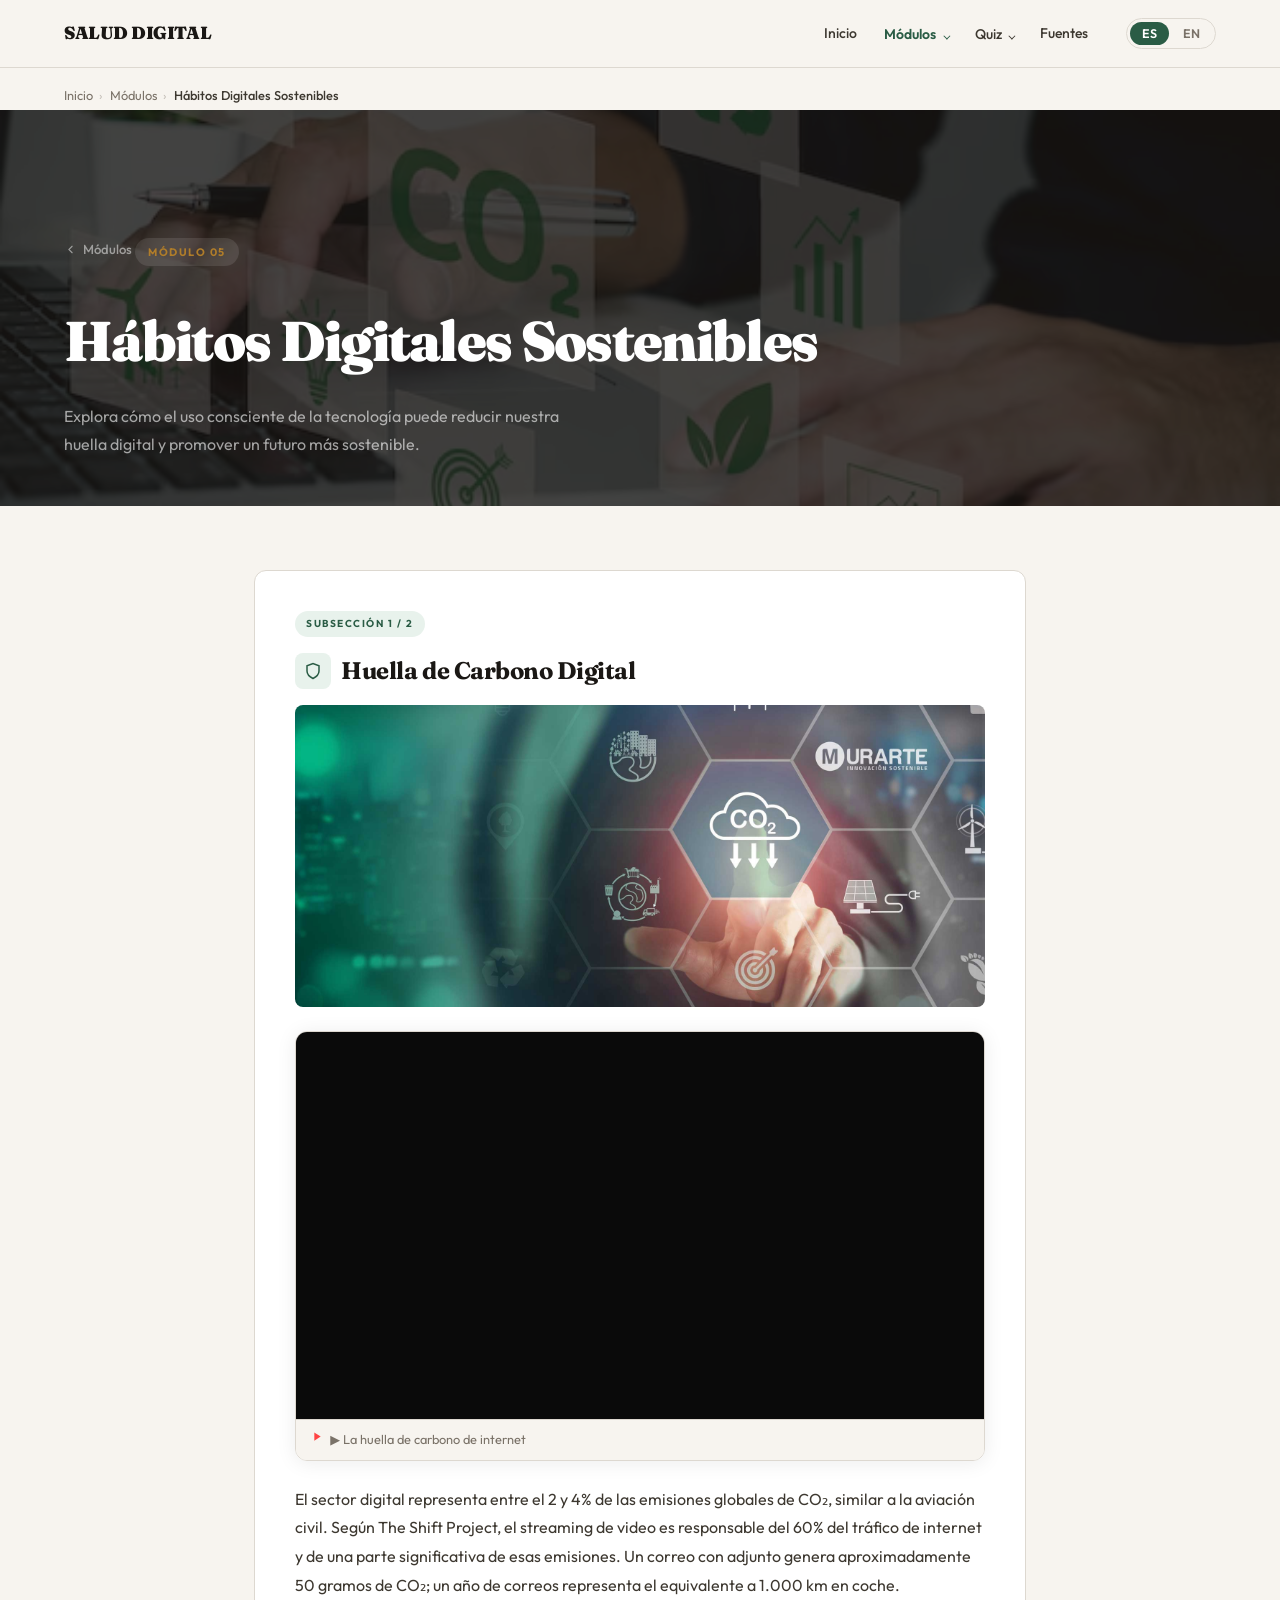
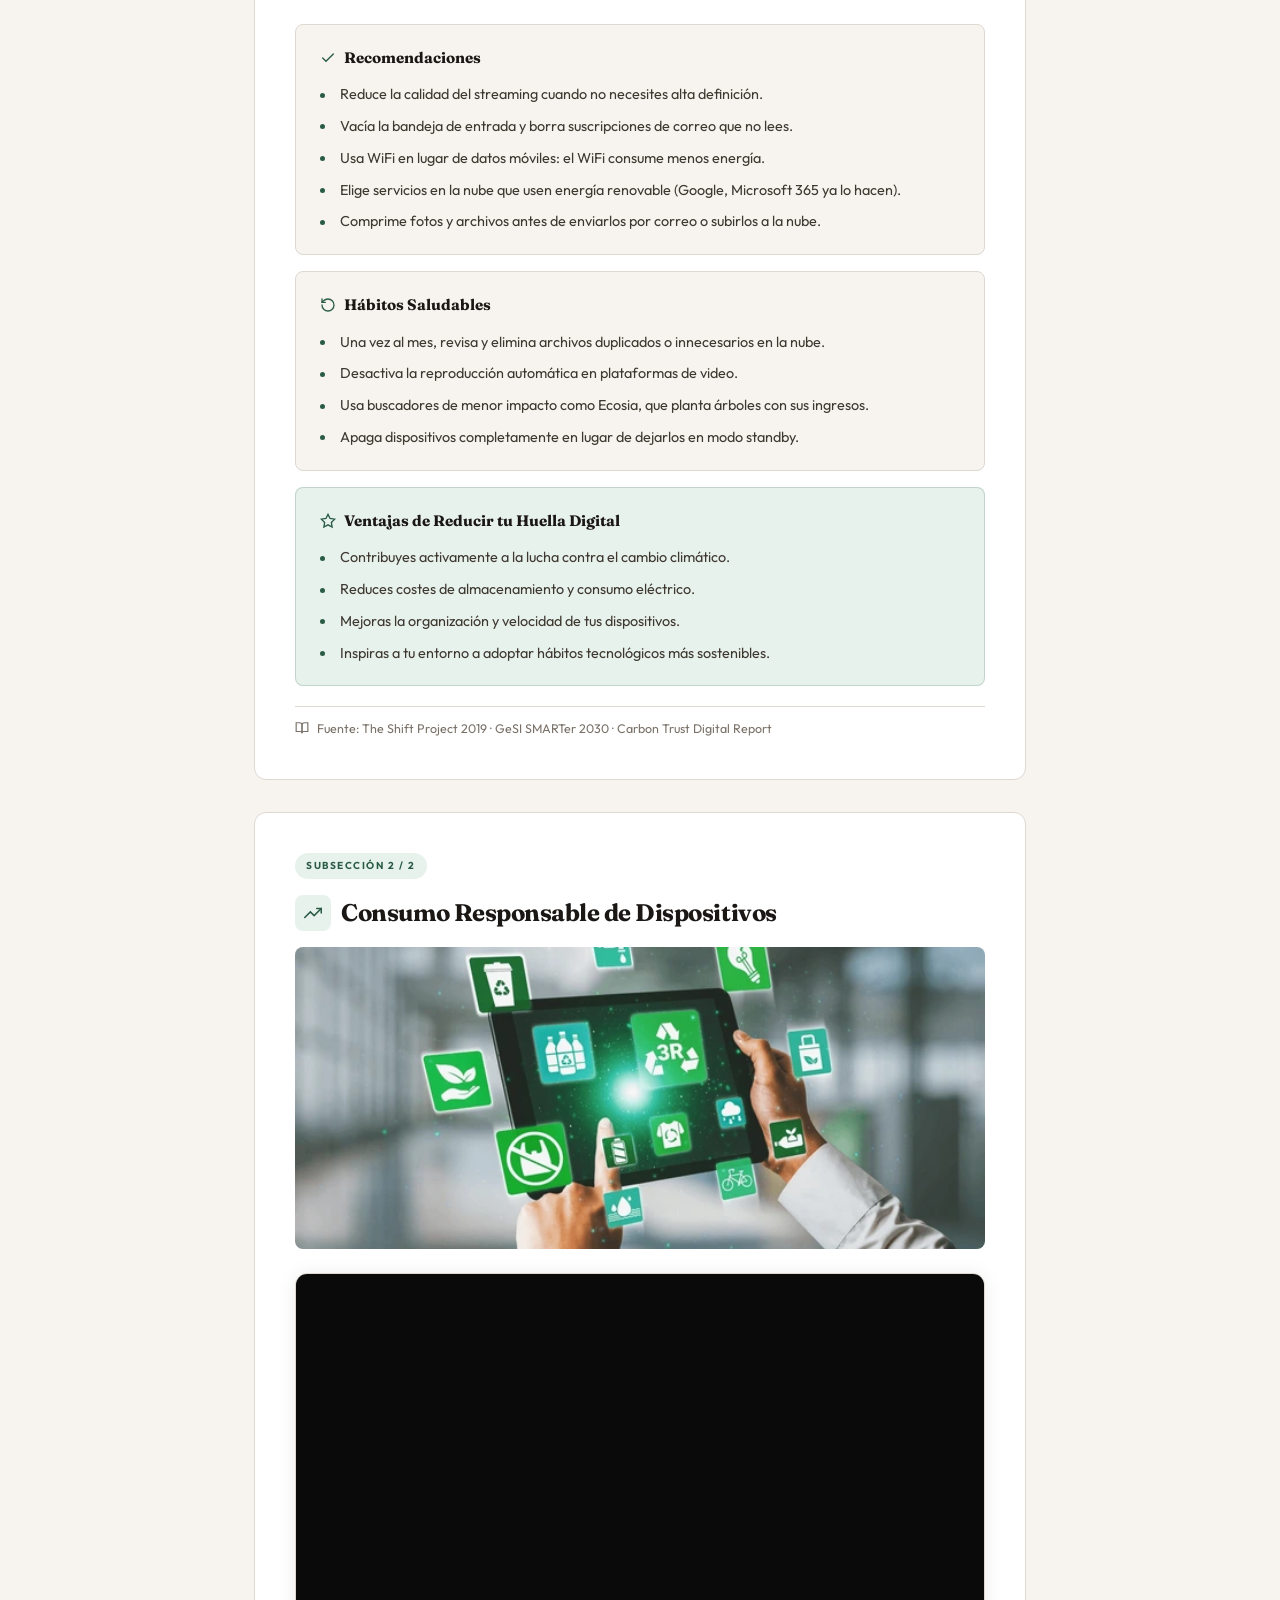
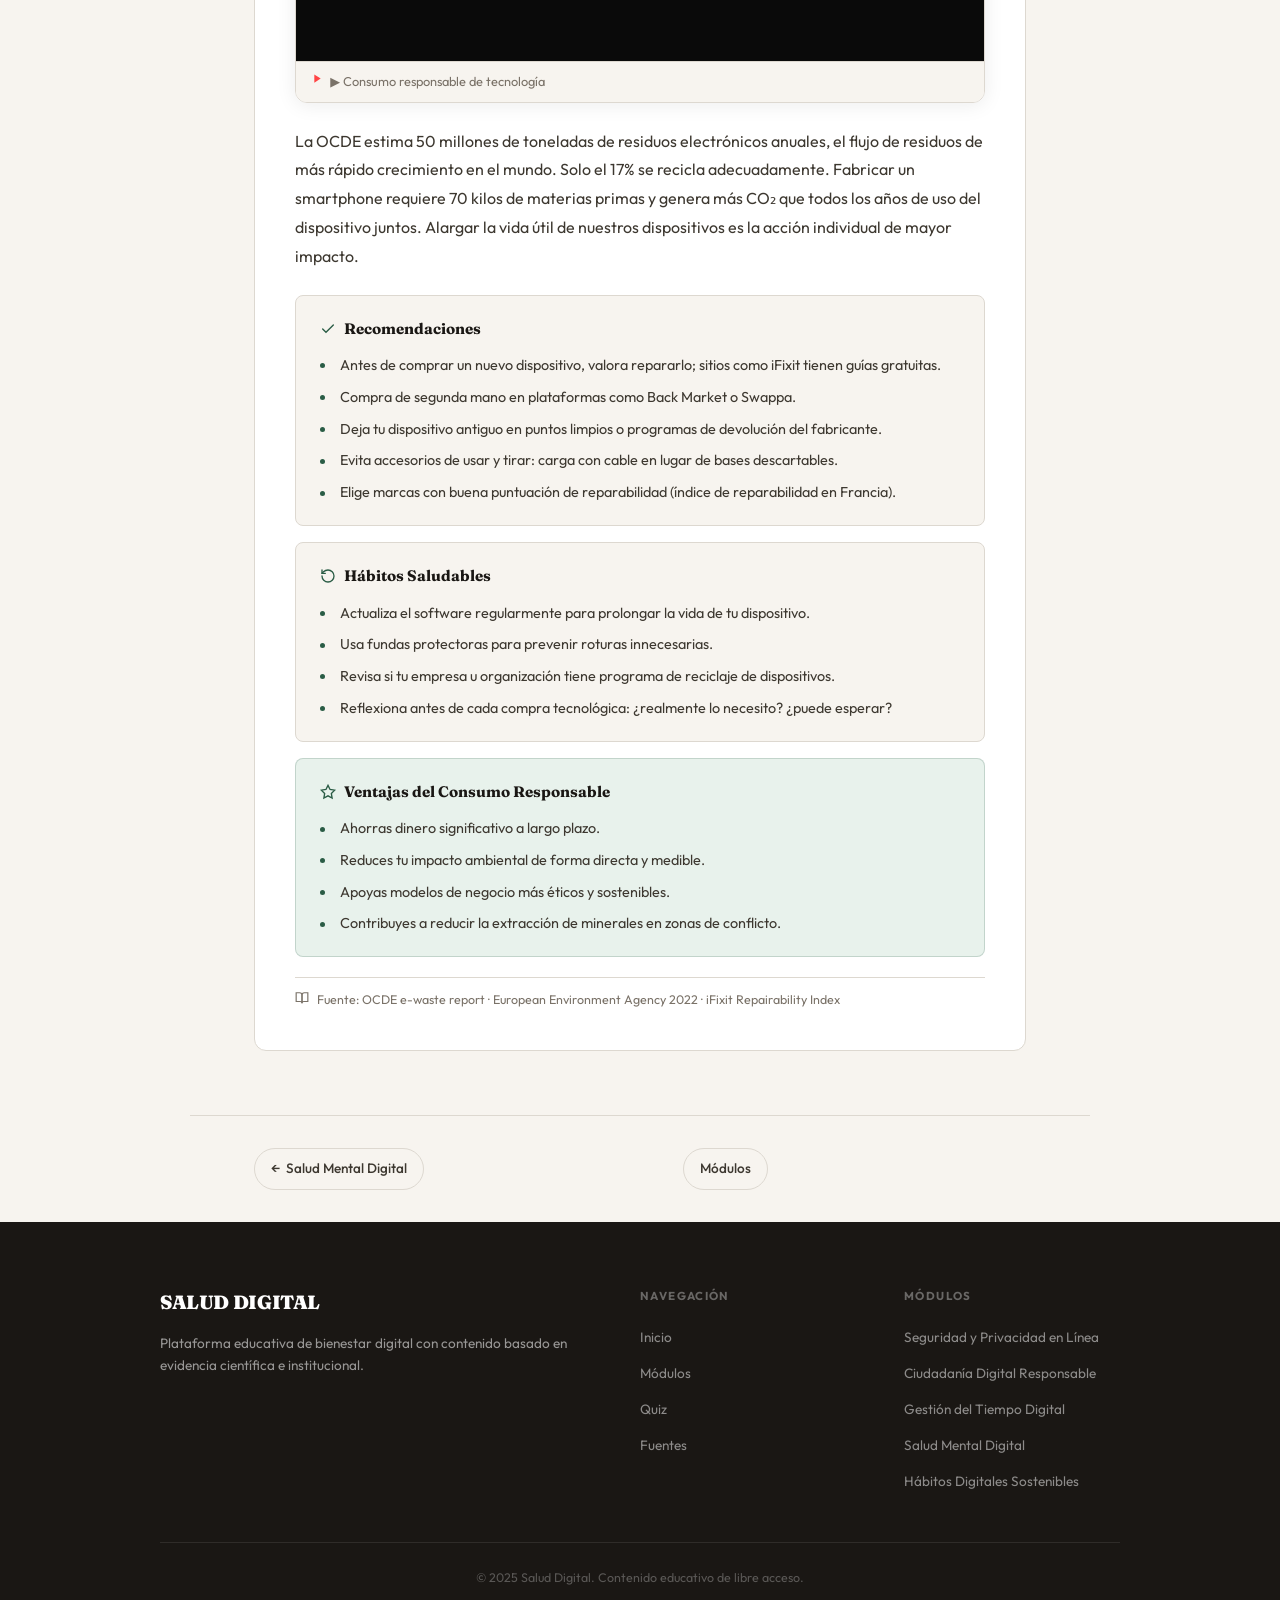
<file: pages/modulo5.html>
<!DOCTYPE html>
<html lang="es">
<head>
  <meta charset="UTF-8" /><meta name="viewport" content="width=device-width, initial-scale=1.0" />
  <title>Salud Digital — Módulo 05</title>
  <link rel="preconnect" href="https://fonts.googleapis.com" />
  <link href="https://fonts.googleapis.com/css2?family=Fraunces:ital,opsz,wght@0,9..144,700;0,9..144,900;1,9..144,700&family=Outfit:wght@300;400;500;600;700&family=JetBrains+Mono:wght@400;600&display=swap" rel="stylesheet" />
  <link rel="stylesheet" href="../styles.css" />
</head>
<body>
  <div id="reading-progress"></div>

  <nav>
    <a href="../index.html" class="nav-logo" data-i18n="brand">
      <span class="nav-logo-mark">
        <svg viewBox="0 0 24 24" fill="none" stroke="#fff" stroke-width="2.5" stroke-linecap="round"><path d="M12 2C8 2 4 6 4 10c0 6 8 12 8 12s8-6 8-12c0-4-4-8-8-8z"/><circle cx="12" cy="10" r="2.5" fill="#fff" stroke="none"/></svg>
      </span>
      SALUD DIGITAL
    </a>
    <div class="nav-links" id="navLinks">
      <a href="../index.html" data-i18n="nav_home">Inicio</a>
      <div class="nav-dropdown">
        <a class="active" data-i18n="nav_modules">Módulos</a>
        <div class="nav-dropdown-menu">
          <a href="modulo1.html" class="nav-mod-link"><span class="nav-mod-icon"><svg viewBox="0 0 24 24" fill="none" stroke="currentColor" stroke-width="2" stroke-linecap="round"><rect x="3" y="11" width="18" height="11" rx="2"/><path d="M7 11V7a5 5 0 0 1 10 0v4"/></svg></span><span><span class="nav-mod-num">01</span><span class="nav-mod-title" data-i18n="m1_title">Seguridad y Privacidad</span></span></a>
          <a href="modulo2.html" class="nav-mod-link"><span class="nav-mod-icon"><svg viewBox="0 0 24 24" fill="none" stroke="currentColor" stroke-width="2" stroke-linecap="round"><circle cx="12" cy="12" r="10"/><path d="M2 12h20M12 2a15 15 0 0 1 0 20M12 2a15 15 0 0 0 0 20"/></svg></span><span><span class="nav-mod-num">02</span><span class="nav-mod-title" data-i18n="m2_title">Ciudadanía Digital</span></span></a>
          <a href="modulo3.html" class="nav-mod-link"><span class="nav-mod-icon"><svg viewBox="0 0 24 24" fill="none" stroke="currentColor" stroke-width="2" stroke-linecap="round"><circle cx="12" cy="12" r="10"/><polyline points="12 6 12 12 16 14"/></svg></span><span><span class="nav-mod-num">03</span><span class="nav-mod-title" data-i18n="m3_title">Gestión del Tiempo</span></span></a>
          <a href="modulo4.html" class="nav-mod-link"><span class="nav-mod-icon"><svg viewBox="0 0 24 24" fill="none" stroke="currentColor" stroke-width="2" stroke-linecap="round"><path d="M20.84 4.61a5.5 5.5 0 0 0-7.78 0L12 5.67l-1.06-1.06a5.5 5.5 0 0 0-7.78 7.78l1.06 1.06L12 21.23l7.78-7.78 1.06-1.06a5.5 5.5 0 0 0 0-7.78z"/></svg></span><span><span class="nav-mod-num">04</span><span class="nav-mod-title" data-i18n="m4_title">Salud Mental Digital</span></span></a>
          <a href="modulo5.html" class="nav-mod-link" style="grid-column:span 2"><span class="nav-mod-icon"><svg viewBox="0 0 24 24" fill="none" stroke="currentColor" stroke-width="2" stroke-linecap="round"><path d="M3 9l9-7 9 7v11a2 2 0 0 1-2 2H5a2 2 0 0 1-2-2z"/><polyline points="9 22 9 12 15 12 15 22"/></svg></span><span><span class="nav-mod-num">05</span><span class="nav-mod-title" data-i18n="m5_title">Hábitos Sostenibles</span></span></a>
        </div>
      </div>
      <div class="nav-dropdown quiz-tooltip-wrap">
        <a href="quiz.html" data-i18n="nav_quiz">Quiz</a>
        <span class="quiz-tooltip">Explora los módulos antes del quiz.</span>
      </div>
      <a href="fuentes.html" data-i18n="nav_sources">Fuentes</a>
    </div>
    <div style="display:flex;align-items:center;gap:1rem;">
      <div class="lang-toggle">
        <button class="lang-btn active" onclick="setLang('es')">ES</button>
        <button class="lang-btn"        onclick="setLang('en')">EN</button>
      </div>
      <button class="hamburger" id="hamburger" aria-label="Menú"><span></span><span></span><span></span></button>
    </div>
  </nav>

  <nav class="breadcrumb" aria-label="breadcrumb">
    <a href="../index.html" data-i18n="breadcrumb_home">Inicio</a>
    <span class="sep">›</span>
    <a href="modulos.html" data-i18n="breadcrumb_modules">Módulos</a>
    <span class="sep">›</span>
    <span class="current" data-i18n="m5_title">Módulo 05</span>
  </nav>

  <div class="mod-hero">
    <img class="hero-module-img" src="../images/modulo5.jpg" alt="" aria-hidden="true">
    <div class="mod-hero-inner">
      <a href="modulos.html" class="back-link">
        <svg viewBox="0 0 24 24" fill="none" stroke="currentColor" stroke-width="2" stroke-linecap="round" width="14" height="14"><polyline points="15 18 9 12 15 6"/></svg>
        <span data-i18n="breadcrumb_modules">Módulos</span>
      </a>
      <span class="tag">MÓDULO 05</span>
      <h1 data-i18n="m5_title">Módulo 05</h1>
      <p data-i18n="m5_desc">Descripción del módulo.</p>
    </div>
  </div>

  <div class="content-section">
    <!-- ══ SUBSECCIÓN 1 ══ -->
    <div class="subsection-card reveal">
      <div class="sub-eyebrow">
        <span class="sub-eyebrow-num">Subsección 1 / 2</span>
      </div>
      <div class="sub-title">
        <span class="sub-title-icon"><svg viewBox="0 0 24 24" fill="none" stroke="currentColor" stroke-width="2" stroke-linecap="round"><path d="M12 22s8-4 8-10V5l-8-3-8 3v7c0 6 8 10 8 10z"/></svg></span>
        <span id="sub1Title" data-i18n="m5_sub1_title">–</span>
      </div>
      <div class="sub-img-wrap">
        <img src="../images/m5_sub1.jpg" alt="" id="sub1ImgAlt" loading="lazy">
      </div>

      <div class="yt-module-wrap">
        <div class="yt-embed-wrap">
          <iframe
            src="https://www.youtube.com/embed/uUecmtFlMJo?si=Rq-kQLfJyhiT9oFJ"
            title="La Huella de Carbono de Internet"
            loading="lazy"
            allow="accelerometer; autoplay; clipboard-write; encrypted-media; gyroscope; picture-in-picture"
            allowfullscreen>
          </iframe>
        </div>
        <div class="yt-module-caption">
          <svg viewBox="0 0 24 24" fill="currentColor" width="11" height="11" style="flex-shrink:0;margin-top:1px"><polygon points="5 3 19 12 5 21 5 3"/></svg>
          <span data-i18n="vid_m5_lbl1">La Huella de Carbono de Internet</span>
        </div>
      </div>

      <p class="sub-body" id="sub1Body">–</p>

      <div class="rich-block" id="sub1TipsBlock">
        <div class="rich-block-title"><svg viewBox="0 0 24 24" fill="none" stroke="currentColor" stroke-width="2" stroke-linecap="round"><polyline points="20 6 9 17 4 12"/></svg><span id="sub1TipsTitle">–</span></div>
        <ul class="rich-list" id="sub1Tips"></ul>
      </div>
      <div class="rich-block" id="sub1HabitsBlock">
        <div class="rich-block-title"><svg viewBox="0 0 24 24" fill="none" stroke="currentColor" stroke-width="2" stroke-linecap="round"><path d="M3 12a9 9 0 1 0 9-9 9.75 9.75 0 0 0-6.74 2.74L3 8"/><path d="M3 3v5h5"/></svg><span id="sub1HabitsTitle">–</span></div>
        <ul class="rich-list" id="sub1Habits"></ul>
      </div>
      <div class="rich-block rich-block-benefits" id="sub1BenefitsBlock">
        <div class="rich-block-title"><svg viewBox="0 0 24 24" fill="none" stroke="currentColor" stroke-width="2" stroke-linecap="round"><polygon points="12 2 15.09 8.26 22 9.27 17 14.14 18.18 21.02 12 17.77 5.82 21.02 7 14.14 2 9.27 8.91 8.26 12 2"/></svg><span id="sub1BenefitsTitle">–</span></div>
        <ul class="rich-list" id="sub1Benefits"></ul>
      </div>
      <div class="sub-src">
        <svg class="sub-src-icon" viewBox="0 0 24 24" fill="none" stroke="currentColor" stroke-width="2" stroke-linecap="round"><path d="M2 3h6a4 4 0 0 1 4 4v14a3 3 0 0 0-3-3H2z"/><path d="M22 3h-6a4 4 0 0 0-4 4v14a3 3 0 0 1 3-3h7z"/></svg>
        <span id="sub1Src">–</span>
      </div>
    </div>

    <!-- ══ SUBSECCIÓN 2 ══ -->
    <div class="subsection-card reveal">
      <div class="sub-eyebrow">
        <span class="sub-eyebrow-num">Subsección 2 / 2</span>
      </div>
      <div class="sub-title">
        <span class="sub-title-icon"><svg viewBox="0 0 24 24" fill="none" stroke="currentColor" stroke-width="2" stroke-linecap="round"><polyline points="23 6 13.5 15.5 8.5 10.5 1 18"/><polyline points="17 6 23 6 23 12"/></svg></span>
        <span id="sub2Title" data-i18n="m5_sub2_title">–</span>
      </div>
      <div class="sub-img-wrap">
        <img src="../images/m5_sub2.jpg" alt="" id="sub2ImgAlt" loading="lazy">
      </div>

      <div class="yt-module-wrap">
        <div class="yt-embed-wrap">
          <iframe
            src="https://www.youtube.com/embed/Pu9V6WpO8-Q?si=TcImKcE8SmMSTGxs"
            title="Consumo Responsable de Tecnología"
            loading="lazy"
            allow="accelerometer; autoplay; clipboard-write; encrypted-media; gyroscope; picture-in-picture"
            allowfullscreen>
          </iframe>
        </div>
        <div class="yt-module-caption">
          <svg viewBox="0 0 24 24" fill="currentColor" width="11" height="11" style="flex-shrink:0;margin-top:1px"><polygon points="5 3 19 12 5 21 5 3"/></svg>
          <span data-i18n="vid_m5_lbl2">Consumo Responsable de Tecnología</span>
        </div>
      </div>

      <p class="sub-body" id="sub2Body">–</p>

      <div class="rich-block" id="sub2TipsBlock">
        <div class="rich-block-title"><svg viewBox="0 0 24 24" fill="none" stroke="currentColor" stroke-width="2" stroke-linecap="round"><polyline points="20 6 9 17 4 12"/></svg><span id="sub2TipsTitle">–</span></div>
        <ul class="rich-list" id="sub2Tips"></ul>
      </div>
      <div class="rich-block" id="sub2HabitsBlock">
        <div class="rich-block-title"><svg viewBox="0 0 24 24" fill="none" stroke="currentColor" stroke-width="2" stroke-linecap="round"><path d="M3 12a9 9 0 1 0 9-9 9.75 9.75 0 0 0-6.74 2.74L3 8"/><path d="M3 3v5h5"/></svg><span id="sub2HabitsTitle">–</span></div>
        <ul class="rich-list" id="sub2Habits"></ul>
      </div>
      <div class="rich-block rich-block-benefits" id="sub2BenefitsBlock">
        <div class="rich-block-title"><svg viewBox="0 0 24 24" fill="none" stroke="currentColor" stroke-width="2" stroke-linecap="round"><polygon points="12 2 15.09 8.26 22 9.27 17 14.14 18.18 21.02 12 17.77 5.82 21.02 7 14.14 2 9.27 8.91 8.26 12 2"/></svg><span id="sub2BenefitsTitle">–</span></div>
        <ul class="rich-list" id="sub2Benefits"></ul>
      </div>
      <div class="sub-src">
        <svg class="sub-src-icon" viewBox="0 0 24 24" fill="none" stroke="currentColor" stroke-width="2" stroke-linecap="round"><path d="M2 3h6a4 4 0 0 1 4 4v14a3 3 0 0 0-3-3H2z"/><path d="M22 3h-6a4 4 0 0 0-4 4v14a3 3 0 0 1 3-3h7z"/></svg>
        <span id="sub2Src">–</span>
      </div>
    </div>
  </div>

  <div class="nav-between">
    <a href="modulo4.html">← <span data-i18n="m4_title">Anterior</span></a>
    <a href="modulos.html" data-i18n="nav_modules">Ver todos los módulos</a>
    <span></span>
  </div>

  <footer>
    <div class="footer-grid">
      <div class="footer-brand">
        <div class="logo" data-i18n="brand">SALUD DIGITAL</div>
        <p data-i18n="footer_desc">Plataforma educativa de bienestar digital.</p>
      </div>
      <div class="footer-col">
        <h4 data-i18n="footer_nav">Navegación</h4>
        <ul>
          <li><a href="../index.html" data-i18n="nav_home">Inicio</a></li>
          <li><a href="modulos.html" data-i18n="nav_modules">Módulos</a></li>
          <li><a href="quiz.html"    data-i18n="nav_quiz">Quiz</a></li>
          <li><a href="fuentes.html" data-i18n="nav_sources">Fuentes</a></li>
        </ul>
      </div>
      <div class="footer-col">
        <h4 data-i18n="footer_mods">Módulos</h4>
        <ul>
          <li><a href="modulo1.html" data-i18n="m1_title">Seguridad y Privacidad</a></li>
          <li><a href="modulo2.html" data-i18n="m2_title">Ciudadanía Digital</a></li>
          <li><a href="modulo3.html" data-i18n="m3_title">Gestión del Tiempo</a></li>
          <li><a href="modulo4.html" data-i18n="m4_title">Salud Mental Digital</a></li>
          <li><a href="modulo5.html" data-i18n="m5_title">Hábitos Sostenibles</a></li>
        </ul>
      </div>
    </div>
    <div class="footer-bottom">
      <p data-i18n="footer_copy">© 2026 Salud Digital. Contenido educativo de libre acceso.</p>
    </div>
  </footer>

  <script src="../main.js"></script>
  <script>
    const MID = 'm5';
    function renderList(ulId, items) {
      const ul = document.getElementById(ulId);
      if (!ul || !items) return;
      ul.innerHTML = items.map(i => `<li>${i}</li>`).join('');
    }
    function applyPageLang(lang) {
      const t = i18n[lang];
      document.querySelectorAll('[data-i18n]').forEach(el => {
        const key = el.getAttribute('data-i18n');
        if (t[key] !== undefined) el.textContent = t[key];
      });
      const f = (id, val) => { const el = document.getElementById(id); if(el) el.textContent = val||''; };
      f('sub1Title',         t[MID+'_sub1_title']);
      f('sub1Body',          t[MID+'_sub1_body']);
      f('sub1Src',           t[MID+'_sub1_src']||'');
      f('sub1TipsTitle',     t[MID+'_sub1_tips_title']);
      f('sub1HabitsTitle',   t[MID+'_sub1_habits_title']);
      f('sub1BenefitsTitle', t[MID+'_sub1_benefits_title']);
      renderList('sub1Tips',     t[MID+'_sub1_tips']);
      renderList('sub1Habits',   t[MID+'_sub1_habits']);
      renderList('sub1Benefits', t[MID+'_sub1_benefits']);
      f('sub2Title',         t[MID+'_sub2_title']);
      f('sub2Body',          t[MID+'_sub2_body']);
      f('sub2Src',           t[MID+'_sub2_src']||'');
      f('sub2TipsTitle',     t[MID+'_sub2_tips_title']);
      f('sub2HabitsTitle',   t[MID+'_sub2_habits_title']);
      f('sub2BenefitsTitle', t[MID+'_sub2_benefits_title']);
      renderList('sub2Tips',     t[MID+'_sub2_tips']);
      renderList('sub2Habits',   t[MID+'_sub2_habits']);
      renderList('sub2Benefits', t[MID+'_sub2_benefits']);
      document.querySelectorAll('.lang-btn').forEach(b=>b.classList.toggle('active',b.textContent===lang.toUpperCase()));
    }
    applyPageLang(typeof currentLang!=='undefined'?currentLang:'es');
    const _prevSetLang = setLang;
    setLang = function(lang){ currentLang=lang; applyPageLang(lang); };
  </script>

  <button id="back-to-top" aria-label="Volver arriba" onclick="window.scrollTo({top:0,behavior:'smooth'})">
    <svg viewBox="0 0 24 24" fill="none" stroke="#fff" stroke-width="2.5" stroke-linecap="round" width="16" height="16"><polyline points="18 15 12 9 6 15"/></svg>
  </button>
  <script>
    window.addEventListener('scroll', () => {
      const doc = document.documentElement;
      const pct = (window.scrollY / (doc.scrollHeight - doc.clientHeight)) * 100;
      const bar = document.getElementById('reading-progress');
      if (bar) bar.style.width = Math.min(pct, 100) + '%';
      const btn = document.getElementById('back-to-top');
      if (btn) btn.classList.toggle('visible', window.scrollY > 400);
    });
  </script>
</body>
</html>
</file>
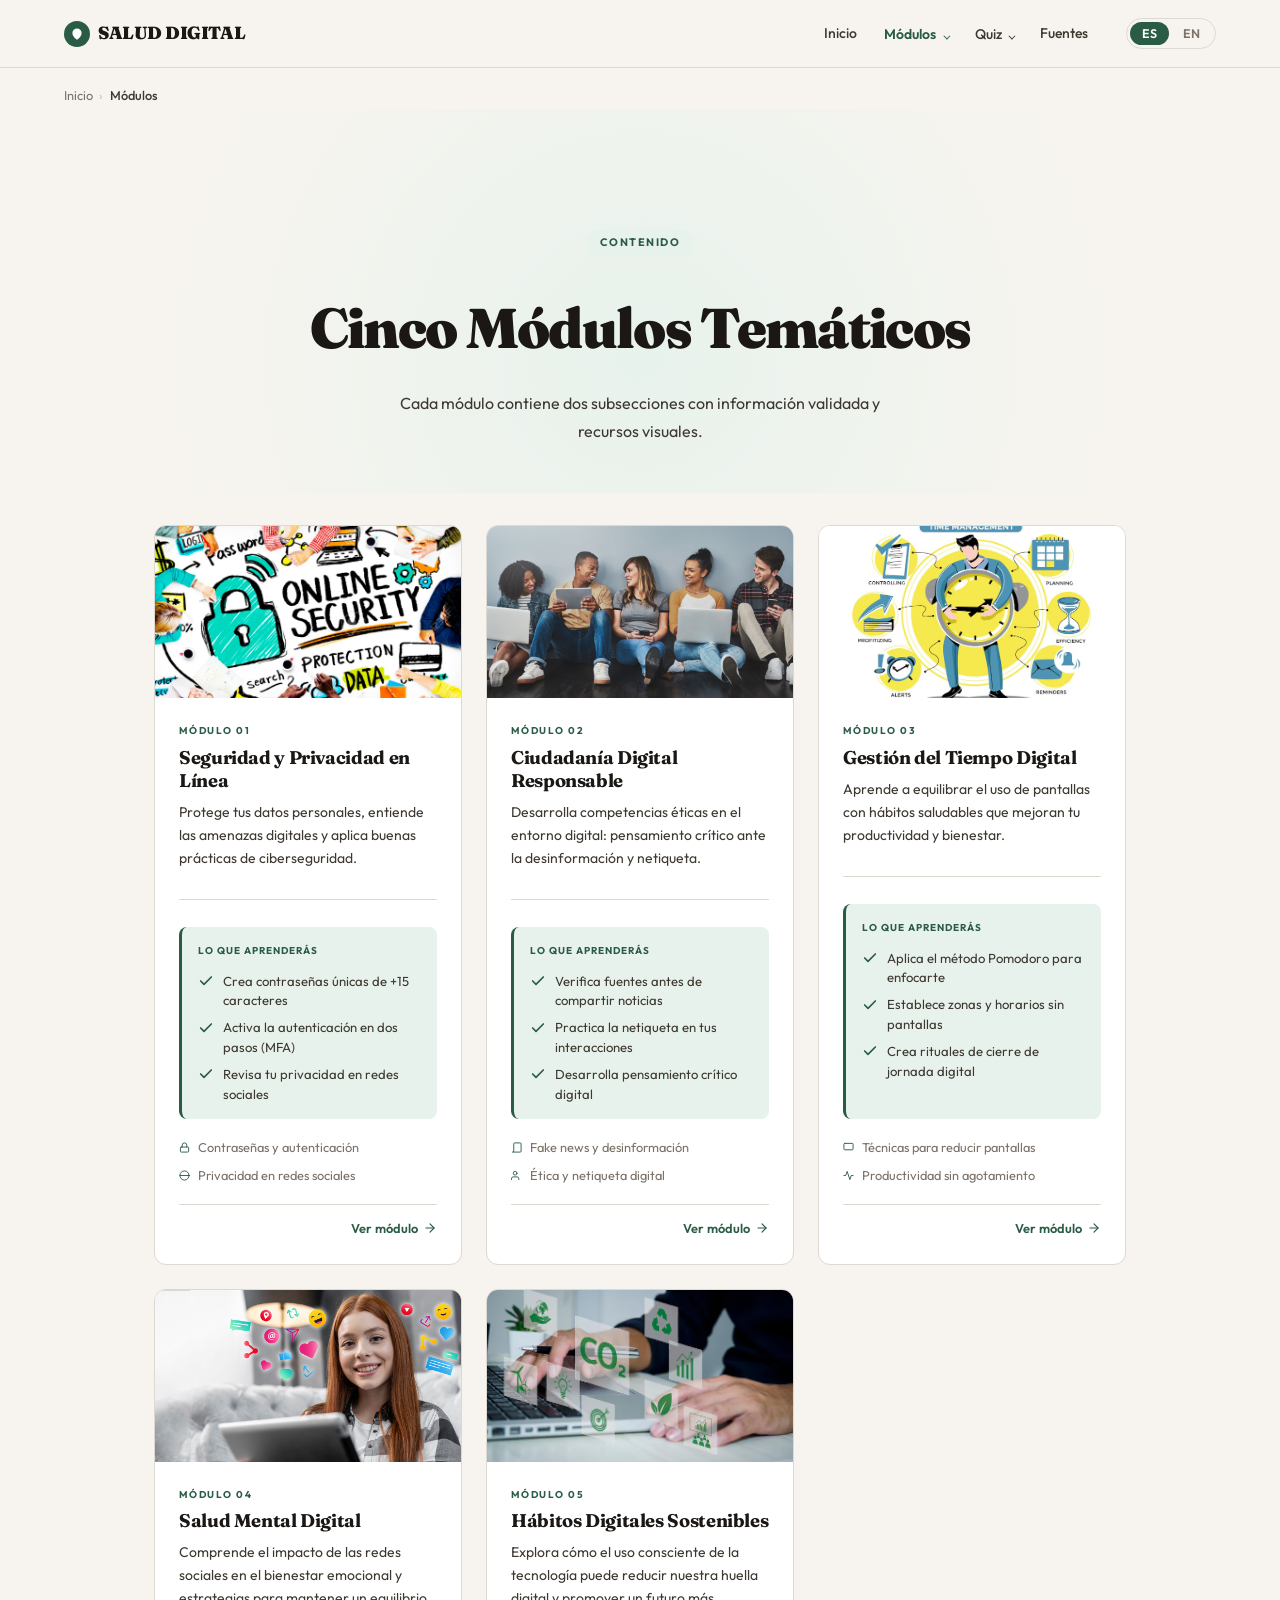
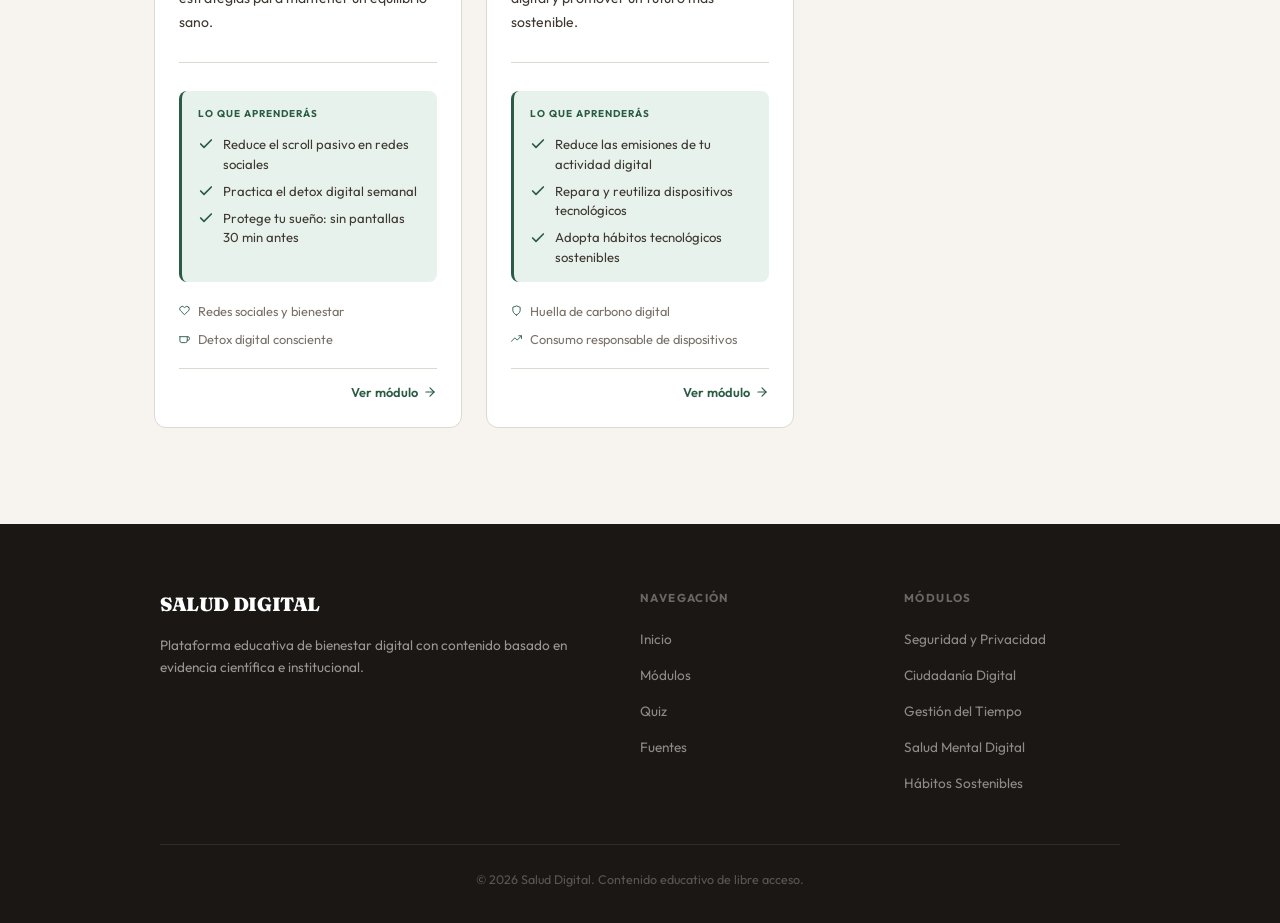
<file: pages/modulos.html>
<!DOCTYPE html>
<html lang="es">
<head>
  <meta charset="UTF-8" />
  <meta name="viewport" content="width=device-width, initial-scale=1.0" />
  <title>Salud Digital — Módulos</title>
  <link rel="preconnect" href="https://fonts.googleapis.com" />
  <link href="https://fonts.googleapis.com/css2?family=Fraunces:ital,opsz,wght@0,9..144,700;0,9..144,900;1,9..144,700&family=Outfit:wght@300;400;500;600;700&family=JetBrains+Mono:wght@400;600&display=swap" rel="stylesheet" />
  <link rel="stylesheet" href="../styles.css" />
  <style>
    /* ── Puntos clave dentro de la tarjeta ── */
    .module-keypoints {
      display: flex;
      flex-direction: column;
      gap: .45rem;
      margin: .9rem 0 1.1rem;
      padding: .9rem 1rem;
      background: var(--accent-lt);
      border-radius: 8px;
      border-left: 3px solid var(--accent);
    }

    .module-kp {
      display: flex;
      align-items: flex-start;
      gap: .55rem;
      font-size: .82rem;
      color: var(--ink2);
      line-height: 1.5;
    }

    .module-kp-icon {
      flex-shrink: 0;
      width: 16px;
      height: 16px;
      margin-top: .1em;
      color: var(--accent);
    }

    .module-kp-label {
      font-size: .62rem;
      font-weight: 700;
      letter-spacing: .1em;
      text-transform: uppercase;
      color: var(--accent);
      margin-bottom: .35rem;
      display: block;
    }

    /* Divider visual entre subsecciones y key points */
    .module-divider {
      height: 1px;
      background: var(--border);
      margin: .8rem 0;
    }

    /* Ajuste para que la tarjeta use bien el espacio vertical */
    .module-body {
      display: flex;
      flex-direction: column;
    }

    .module-desc {
      flex: 0 0 auto;
    }

    .module-subs {
      flex: 0 0 auto;
    }

    .module-keypoints {
      flex: 1 0 auto;
    }

    .module-cta {
      margin-top: auto;
      padding-top: .75rem;
      border-top: 1px solid var(--border);
      justify-content: flex-end;
    }
  </style>
</head>
<body>
  <div id="reading-progress"></div>

  <nav>
    <a href="../index.html" class="nav-logo" data-i18n="brand">
      <span class="nav-logo-mark">
        <svg viewBox="0 0 24 24" fill="none" stroke="#fff" stroke-width="2.5" stroke-linecap="round"><path d="M12 2C8 2 4 6 4 10c0 6 8 12 8 12s8-6 8-12c0-4-4-8-8-8z"/><circle cx="12" cy="10" r="2.5" fill="#fff" stroke="none"/></svg>
      </span>
      SALUD DIGITAL
    </a>
    <div class="nav-links" id="navLinks">
      <a href="../index.html" data-i18n="nav_home">Inicio</a>
      <div class="nav-dropdown">
        <a class="active" data-i18n="nav_modules">Módulos</a>
        <div class="nav-dropdown-menu">
          <a href="modulo1.html" class="nav-mod-link"><span class="nav-mod-icon"><svg viewBox="0 0 24 24" fill="none" stroke="currentColor" stroke-width="2" stroke-linecap="round"><rect x="3" y="11" width="18" height="11" rx="2"/><path d="M7 11V7a5 5 0 0 1 10 0v4"/></svg></span><span><span class="nav-mod-num">01</span><span class="nav-mod-title" data-i18n="m1_title">Seguridad y Privacidad</span></span></a>
          <a href="modulo2.html" class="nav-mod-link"><span class="nav-mod-icon"><svg viewBox="0 0 24 24" fill="none" stroke="currentColor" stroke-width="2" stroke-linecap="round"><circle cx="12" cy="12" r="10"/><path d="M2 12h20M12 2a15 15 0 0 1 0 20M12 2a15 15 0 0 0 0 20"/></svg></span><span><span class="nav-mod-num">02</span><span class="nav-mod-title" data-i18n="m2_title">Ciudadanía Digital</span></span></a>
          <a href="modulo3.html" class="nav-mod-link"><span class="nav-mod-icon"><svg viewBox="0 0 24 24" fill="none" stroke="currentColor" stroke-width="2" stroke-linecap="round"><circle cx="12" cy="12" r="10"/><polyline points="12 6 12 12 16 14"/></svg></span><span><span class="nav-mod-num">03</span><span class="nav-mod-title" data-i18n="m3_title">Gestión del Tiempo</span></span></a>
          <a href="modulo4.html" class="nav-mod-link"><span class="nav-mod-icon"><svg viewBox="0 0 24 24" fill="none" stroke="currentColor" stroke-width="2" stroke-linecap="round"><path d="M20.84 4.61a5.5 5.5 0 0 0-7.78 0L12 5.67l-1.06-1.06a5.5 5.5 0 0 0-7.78 7.78l1.06 1.06L12 21.23l7.78-7.78 1.06-1.06a5.5 5.5 0 0 0 0-7.78z"/></svg></span><span><span class="nav-mod-num">04</span><span class="nav-mod-title" data-i18n="m4_title">Salud Mental Digital</span></span></a>
          <a href="modulo5.html" class="nav-mod-link" style="grid-column:span 2"><span class="nav-mod-icon"><svg viewBox="0 0 24 24" fill="none" stroke="currentColor" stroke-width="2" stroke-linecap="round"><path d="M3 9l9-7 9 7v11a2 2 0 0 1-2 2H5a2 2 0 0 1-2-2z"/><polyline points="9 22 9 12 15 12 15 22"/></svg></span><span><span class="nav-mod-num">05</span><span class="nav-mod-title" data-i18n="m5_title">Hábitos Sostenibles</span></span></a>
        </div>
      </div>
      <div class="nav-dropdown quiz-tooltip-wrap">
        <a href="quiz.html" data-i18n="nav_quiz">Quiz</a>
        <span class="quiz-tooltip">Explora los módulos antes del quiz.</span>
      </div>
      <a href="fuentes.html" data-i18n="nav_sources">Fuentes</a>
    </div>
    <div style="display:flex;align-items:center;gap:1rem;">
      <div class="lang-toggle">
        <button class="lang-btn active" onclick="setLang('es')">ES</button>
        <button class="lang-btn"        onclick="setLang('en')">EN</button>
      </div>
      <button class="hamburger" id="hamburger" aria-label="Menú"><span></span><span></span><span></span></button>
    </div>
  </nav>

  <nav class="breadcrumb" aria-label="breadcrumb">
    <a href="../index.html" data-i18n="breadcrumb_home">Inicio</a>
    <span class="sep">›</span>
    <span class="current" data-i18n="breadcrumb_modules">Módulos</span>
  </nav>

  <div class="page-hero">
    <div class="page-hero-inner">
      <span class="tag" data-i18n="mod_tag">Contenido</span>
      <h1 data-i18n="mod_h2">Cinco Módulos Temáticos</h1>
      <p data-i18n="mod_p">Cada módulo contiene dos subsecciones con información validada y recursos visuales.</p>
    </div>
  </div>

  <!-- SVG reutilizable: icono de check para key points -->
  <svg style="display:none">
    <symbol id="ico-check" viewBox="0 0 24 24" fill="none" stroke="currentColor" stroke-width="2.5" stroke-linecap="round" stroke-linejoin="round">
      <polyline points="20 6 9 17 4 12"/>
    </symbol>
    <symbol id="ico-arrow-r" viewBox="0 0 24 24" fill="none" stroke="currentColor" stroke-width="2" stroke-linecap="round">
      <line x1="5" y1="12" x2="19" y2="12"/><polyline points="12 5 19 12 12 19"/>
    </symbol>
  </svg>

  <section class="modules-section">
    <div class="modules-grid">

      <!-- ── MÓDULO 01 ── -->
      <a href="modulo1.html" class="module-card reveal" style="text-decoration:none;">
        <div class="module-thumb"><img src="../images/modulo1.jpg" alt="Seguridad y Privacidad en Línea" loading="lazy"></div>
        <div class="module-body">
          <div class="module-number" data-i18n="m1_num">MÓDULO 01</div>
          <h3 class="module-title" data-i18n="m1_title">Seguridad y Privacidad en Línea</h3>
          <p class="module-desc" data-i18n="m1_desc">Protege tus datos personales, entiende las amenazas digitales y aplica buenas prácticas de ciberseguridad.</p>

          <div class="module-divider"></div>

          <div class="module-keypoints">
            <span class="module-kp-label">Lo que aprenderás</span>
            <div class="module-kp">
              <svg class="module-kp-icon"><use href="#ico-check"/></svg>
              <span data-i18n="m1_kp1">Crea contraseñas únicas de +15 caracteres</span>
            </div>
            <div class="module-kp">
              <svg class="module-kp-icon"><use href="#ico-check"/></svg>
              <span data-i18n="m1_kp2">Activa la autenticación en dos pasos (MFA)</span>
            </div>
            <div class="module-kp">
              <svg class="module-kp-icon"><use href="#ico-check"/></svg>
              <span data-i18n="m1_kp3">Revisa tu privacidad en redes sociales</span>
            </div>
          </div>

          <div class="module-subs">
            <div class="module-sub">
              <svg viewBox="0 0 24 24" fill="none" stroke="currentColor" stroke-width="2" stroke-linecap="round" style="width:11px;height:11px;flex-shrink:0"><rect x="3" y="11" width="18" height="11" rx="2"/><path d="M7 11V7a5 5 0 0 1 10 0v4"/></svg>
              <span data-i18n="m1_s1">Contraseñas y autenticación</span>
            </div>
            <div class="module-sub">
              <svg viewBox="0 0 24 24" fill="none" stroke="currentColor" stroke-width="2" stroke-linecap="round" style="width:11px;height:11px;flex-shrink:0"><circle cx="12" cy="12" r="10"/><path d="M2 12h20"/></svg>
              <span data-i18n="m1_s2">Privacidad en redes sociales</span>
            </div>
          </div>

          <span class="module-cta">
            <span data-i18n="ver_mas">Ver módulo</span>
            <svg style="width:14px;height:14px"><use href="#ico-arrow-r"/></svg>
          </span>
        </div>
      </a>

      <!-- ── MÓDULO 02 ── -->
      <a href="modulo2.html" class="module-card reveal" style="text-decoration:none;">
        <div class="module-thumb"><img src="../images/modulo2.jpg" alt="Ciudadanía Digital Responsable" loading="lazy"></div>
        <div class="module-body">
          <div class="module-number" data-i18n="m2_num">MÓDULO 02</div>
          <h3 class="module-title" data-i18n="m2_title">Ciudadanía Digital Responsable</h3>
          <p class="module-desc" data-i18n="m2_desc">Desarrolla competencias éticas en el entorno digital: pensamiento crítico ante la desinformación y netiqueta.</p>

          <div class="module-divider"></div>

          <div class="module-keypoints">
            <span class="module-kp-label">Lo que aprenderás</span>
            <div class="module-kp">
              <svg class="module-kp-icon"><use href="#ico-check"/></svg>
              <span data-i18n="m2_kp1">Verifica fuentes antes de compartir noticias</span>
            </div>
            <div class="module-kp">
              <svg class="module-kp-icon"><use href="#ico-check"/></svg>
              <span data-i18n="m2_kp2">Practica la netiqueta en tus interacciones</span>
            </div>
            <div class="module-kp">
              <svg class="module-kp-icon"><use href="#ico-check"/></svg>
              <span data-i18n="m2_kp3">Desarrolla pensamiento crítico digital</span>
            </div>
          </div>

          <div class="module-subs">
            <div class="module-sub">
              <svg viewBox="0 0 24 24" fill="none" stroke="currentColor" stroke-width="2" stroke-linecap="round" style="width:11px;height:11px;flex-shrink:0"><path d="M4 22h16a2 2 0 0 0 2-2V4a2 2 0 0 0-2-2H8a2 2 0 0 0-2 2v16a2 2 0 0 1-2 2z"/></svg>
              <span data-i18n="m2_s1">Fake news y desinformación</span>
            </div>
            <div class="module-sub">
              <svg viewBox="0 0 24 24" fill="none" stroke="currentColor" stroke-width="2" stroke-linecap="round" style="width:11px;height:11px;flex-shrink:0"><path d="M17 21v-2a4 4 0 0 0-4-4H5a4 4 0 0 0-4 4v2"/><circle cx="9" cy="7" r="4"/></svg>
              <span data-i18n="m2_s2">Ética y netiqueta digital</span>
            </div>
          </div>

          <span class="module-cta">
            <span data-i18n="ver_mas">Ver módulo</span>
            <svg style="width:14px;height:14px"><use href="#ico-arrow-r"/></svg>
          </span>
        </div>
      </a>

      <!-- ── MÓDULO 03 ── -->
      <a href="modulo3.html" class="module-card reveal" style="text-decoration:none;">
        <div class="module-thumb"><img src="../images/modulo3.jpg" alt="Gestión del Tiempo Digital" loading="lazy"></div>
        <div class="module-body">
          <div class="module-number" data-i18n="m3_num">MÓDULO 03</div>
          <h3 class="module-title" data-i18n="m3_title">Gestión del Tiempo Digital</h3>
          <p class="module-desc" data-i18n="m3_desc">Aprende a equilibrar el uso de pantallas con hábitos saludables que mejoran tu productividad y bienestar.</p>

          <div class="module-divider"></div>

          <div class="module-keypoints">
            <span class="module-kp-label">Lo que aprenderás</span>
            <div class="module-kp">
              <svg class="module-kp-icon"><use href="#ico-check"/></svg>
              <span data-i18n="m3_kp1">Aplica el método Pomodoro para enfocarte</span>
            </div>
            <div class="module-kp">
              <svg class="module-kp-icon"><use href="#ico-check"/></svg>
              <span data-i18n="m3_kp2">Establece zonas y horarios sin pantallas</span>
            </div>
            <div class="module-kp">
              <svg class="module-kp-icon"><use href="#ico-check"/></svg>
              <span data-i18n="m3_kp3">Crea rituales de cierre de jornada digital</span>
            </div>
          </div>

          <div class="module-subs">
            <div class="module-sub">
              <svg viewBox="0 0 24 24" fill="none" stroke="currentColor" stroke-width="2" stroke-linecap="round" style="width:11px;height:11px;flex-shrink:0"><rect x="2" y="3" width="20" height="14" rx="2"/></svg>
              <span data-i18n="m3_s1">Técnicas para reducir pantallas</span>
            </div>
            <div class="module-sub">
              <svg viewBox="0 0 24 24" fill="none" stroke="currentColor" stroke-width="2" stroke-linecap="round" style="width:11px;height:11px;flex-shrink:0"><polyline points="22 12 18 12 15 21 9 3 6 12 2 12"/></svg>
              <span data-i18n="m3_s2">Productividad sin agotamiento</span>
            </div>
          </div>

          <span class="module-cta">
            <span data-i18n="ver_mas">Ver módulo</span>
            <svg style="width:14px;height:14px"><use href="#ico-arrow-r"/></svg>
          </span>
        </div>
      </a>

      <!-- ── MÓDULO 04 ── -->
      <a href="modulo4.html" class="module-card reveal" style="text-decoration:none;">
        <div class="module-thumb"><img src="../images/modulo4.jpg" alt="Salud Mental Digital" loading="lazy"></div>
        <div class="module-body">
          <div class="module-number" data-i18n="m4_num">MÓDULO 04</div>
          <h3 class="module-title" data-i18n="m4_title">Salud Mental Digital</h3>
          <p class="module-desc" data-i18n="m4_desc">Comprende el impacto de las redes sociales en el bienestar emocional y estrategias para mantener un equilibrio sano.</p>

          <div class="module-divider"></div>

          <div class="module-keypoints">
            <span class="module-kp-label">Lo que aprenderás</span>
            <div class="module-kp">
              <svg class="module-kp-icon"><use href="#ico-check"/></svg>
              <span data-i18n="m4_kp1">Reduce el scroll pasivo en redes sociales</span>
            </div>
            <div class="module-kp">
              <svg class="module-kp-icon"><use href="#ico-check"/></svg>
              <span data-i18n="m4_kp2">Practica el detox digital semanal</span>
            </div>
            <div class="module-kp">
              <svg class="module-kp-icon"><use href="#ico-check"/></svg>
              <span data-i18n="m4_kp3">Protege tu sueño: sin pantallas 30 min antes</span>
            </div>
          </div>

          <div class="module-subs">
            <div class="module-sub">
              <svg viewBox="0 0 24 24" fill="none" stroke="currentColor" stroke-width="2" stroke-linecap="round" style="width:11px;height:11px;flex-shrink:0"><path d="M20.84 4.61a5.5 5.5 0 0 0-7.78 0L12 5.67l-1.06-1.06a5.5 5.5 0 0 0-7.78 7.78l1.06 1.06L12 21.23l7.78-7.78 1.06-1.06a5.5 5.5 0 0 0 0-7.78z"/></svg>
              <span data-i18n="m4_s1">Redes sociales y bienestar</span>
            </div>
            <div class="module-sub">
              <svg viewBox="0 0 24 24" fill="none" stroke="currentColor" stroke-width="2" stroke-linecap="round" style="width:11px;height:11px;flex-shrink:0"><path d="M18 8h1a4 4 0 0 1 0 8h-1"/><path d="M2 8h16v9a4 4 0 0 1-4 4H6a4 4 0 0 1-4-4V8z"/></svg>
              <span data-i18n="m4_s2">Detox digital consciente</span>
            </div>
          </div>

          <span class="module-cta">
            <span data-i18n="ver_mas">Ver módulo</span>
            <svg style="width:14px;height:14px"><use href="#ico-arrow-r"/></svg>
          </span>
        </div>
      </a>

      <!-- ── MÓDULO 05 ── -->
      <a href="modulo5.html" class="module-card reveal" style="text-decoration:none;">
        <div class="module-thumb"><img src="../images/modulo5.jpg" alt="Hábitos Digitales Sostenibles" loading="lazy"></div>
        <div class="module-body">
          <div class="module-number" data-i18n="m5_num">MÓDULO 05</div>
          <h3 class="module-title" data-i18n="m5_title">Hábitos Digitales Sostenibles</h3>
          <p class="module-desc" data-i18n="m5_desc">Explora cómo el uso consciente de la tecnología puede reducir nuestra huella digital y promover un futuro más sostenible.</p>

          <div class="module-divider"></div>

          <div class="module-keypoints">
            <span class="module-kp-label">Lo que aprenderás</span>
            <div class="module-kp">
              <svg class="module-kp-icon"><use href="#ico-check"/></svg>
              <span data-i18n="m5_kp1">Reduce las emisiones de tu actividad digital</span>
            </div>
            <div class="module-kp">
              <svg class="module-kp-icon"><use href="#ico-check"/></svg>
              <span data-i18n="m5_kp2">Repara y reutiliza dispositivos tecnológicos</span>
            </div>
            <div class="module-kp">
              <svg class="module-kp-icon"><use href="#ico-check"/></svg>
              <span data-i18n="m5_kp3">Adopta hábitos tecnológicos sostenibles</span>
            </div>
          </div>

          <div class="module-subs">
            <div class="module-sub">
              <svg viewBox="0 0 24 24" fill="none" stroke="currentColor" stroke-width="2" stroke-linecap="round" style="width:11px;height:11px;flex-shrink:0"><path d="M12 22s8-4 8-10V5l-8-3-8 3v7c0 6 8 10 8 10z"/></svg>
              <span data-i18n="m5_s1">Huella de carbono digital</span>
            </div>
            <div class="module-sub">
              <svg viewBox="0 0 24 24" fill="none" stroke="currentColor" stroke-width="2" stroke-linecap="round" style="width:11px;height:11px;flex-shrink:0"><polyline points="23 6 13.5 15.5 8.5 10.5 1 18"/><polyline points="17 6 23 6 23 12"/></svg>
              <span data-i18n="m5_s2">Consumo responsable de dispositivos</span>
            </div>
          </div>

          <span class="module-cta">
            <span data-i18n="ver_mas">Ver módulo</span>
            <svg style="width:14px;height:14px"><use href="#ico-arrow-r"/></svg>
          </span>
        </div>
      </a>

    </div>
  </section>

  <footer>
    <div class="footer-grid">
      <div class="footer-brand">
        <div class="logo" data-i18n="brand">SALUD DIGITAL</div>
        <p data-i18n="footer_desc">Plataforma educativa de bienestar digital con contenido basado en evidencia científica e institucional.</p>
      </div>
      <div class="footer-col">
        <h4 data-i18n="footer_nav">Navegación</h4>
        <ul>
          <li><a href="../index.html" data-i18n="nav_home">Inicio</a></li>
          <li><a href="modulos.html"  data-i18n="nav_modules">Módulos</a></li>
          <li><a href="quiz.html"     data-i18n="nav_quiz">Quiz</a></li>
          <li><a href="fuentes.html"  data-i18n="nav_sources">Fuentes</a></li>
        </ul>
      </div>
      <div class="footer-col">
        <h4 data-i18n="footer_mods">Módulos</h4>
        <ul>
          <li><a href="modulo1.html" data-i18n="m1_title">Seguridad y Privacidad</a></li>
          <li><a href="modulo2.html" data-i18n="m2_title">Ciudadanía Digital</a></li>
          <li><a href="modulo3.html" data-i18n="m3_title">Gestión del Tiempo</a></li>
          <li><a href="modulo4.html" data-i18n="m4_title">Salud Mental Digital</a></li>
          <li><a href="modulo5.html" data-i18n="m5_title">Hábitos Sostenibles</a></li>
        </ul>
      </div>
    </div>
    <div class="footer-bottom">
      <p data-i18n="footer_copy">© 2026 Salud Digital. Contenido educativo de libre acceso.</p>
    </div>
  </footer>

  <script src="../main.js"></script>
  <script>
    /* Renderizar puntos clave según idioma activo */
    function renderKeyPoints(lang) {
      const t = i18n[lang];
      [1, 2, 3, 4, 5].forEach(n => {
        const mid = 'm' + n;
        ['kp1', 'kp2', 'kp3'].forEach(k => {
          const key = mid + '_' + k;
          document.querySelectorAll(`[data-i18n="${key}"]`).forEach(el => {
            if (t[key]) el.textContent = t[key];
          });
        });
      });
      /* Traducir etiqueta "Lo que aprenderás" */
      const label = lang === 'en' ? 'What you'll learn' : 'Lo que aprenderás';
      document.querySelectorAll('.module-kp-label').forEach(el => el.textContent = label);
    }

    /* Extender setLang para también actualizar los kp */
    const _baseSetLang = typeof setLang === 'function' ? setLang : null;
    setLang = function(lang) {
      if (_baseSetLang) _baseSetLang(lang);
      renderKeyPoints(lang);
    };

    /* Aplicar al cargar */
    document.addEventListener('DOMContentLoaded', () => {
      const lang = typeof currentLang !== 'undefined' ? currentLang : 'es';
      renderKeyPoints(lang);
    });
  </script>

  <button id="back-to-top" aria-label="Volver arriba" onclick="window.scrollTo({top:0,behavior:'smooth'})">
    <svg viewBox="0 0 24 24" fill="none" stroke="#fff" stroke-width="2.5" stroke-linecap="round" width="16" height="16"><polyline points="18 15 12 9 6 15"/></svg>
  </button>
  <script>
    window.addEventListener('scroll', () => {
      const doc = document.documentElement;
      const pct = (window.scrollY / (doc.scrollHeight - doc.clientHeight)) * 100;
      const bar = document.getElementById('reading-progress');
      if (bar) bar.style.width = Math.min(pct, 100) + '%';
      const btn = document.getElementById('back-to-top');
      if (btn) btn.classList.toggle('visible', window.scrollY > 400);
    });
  </script>
</body>
</html>
</file>
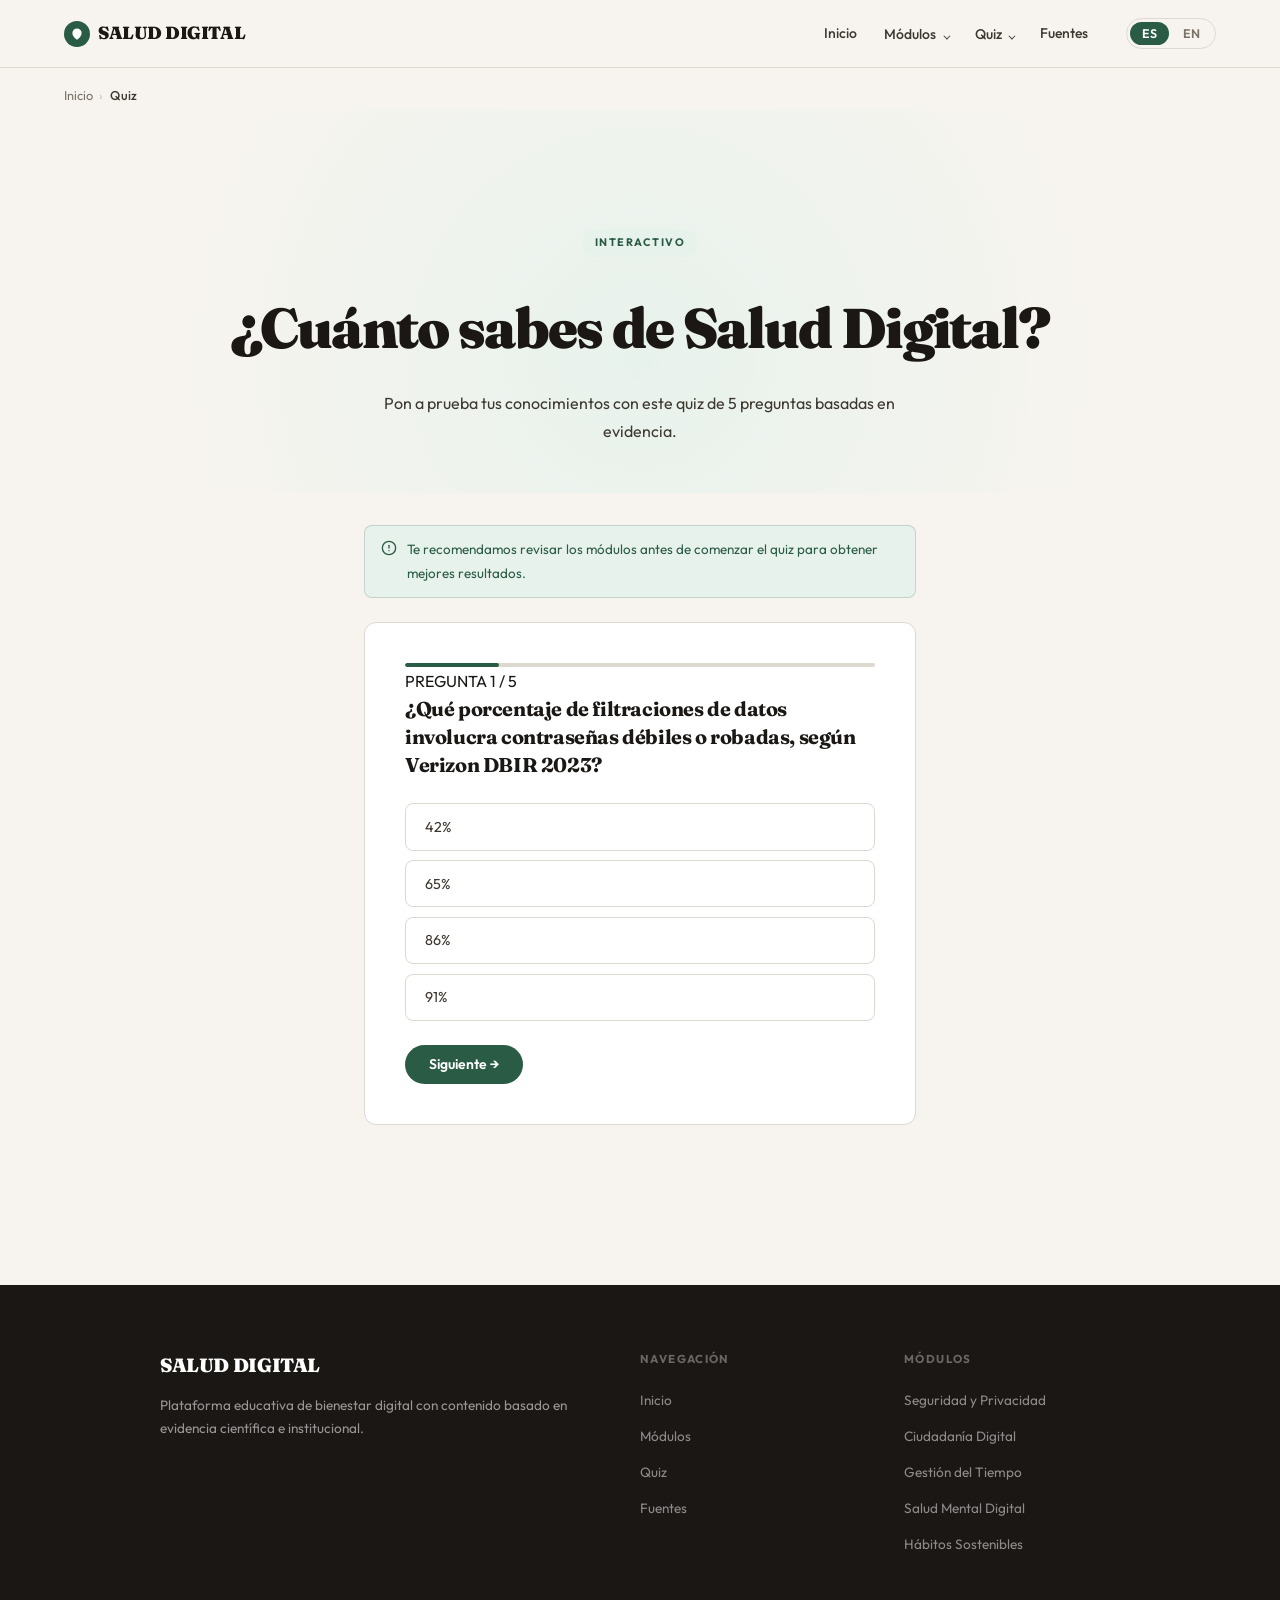
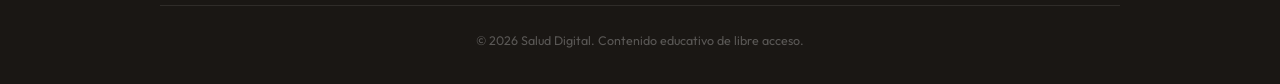
<file: pages/quiz.html>
<!DOCTYPE html>
<html lang="es">
<head>
  <meta charset="UTF-8" />
  <meta name="viewport" content="width=device-width, initial-scale=1.0" />
  <title>Salud Digital — Quiz</title>
  <link rel="preconnect" href="https://fonts.googleapis.com" />
    <link href="https://fonts.googleapis.com/css2?family=Fraunces:ital,opsz,wght@0,9..144,700;0,9..144,900;1,9..144,700&family=Outfit:wght@300;400;500;600;700&family=JetBrains+Mono:wght@400;600&display=swap" rel="stylesheet" />
  <link rel="stylesheet" href="../styles.css" />
</head>
<body>
  <div id="reading-progress"></div>
  <div id="reading-progress"></div>

  <!-- NAV -->
    <nav>
    <a href="../index.html" class="nav-logo" data-i18n="brand">
      <span class="nav-logo-mark">
        <svg viewBox="0 0 24 24" fill="none" stroke="#fff" stroke-width="2.5" stroke-linecap="round"><path d="M12 2C8 2 4 6 4 10c0 6 8 12 8 12s8-6 8-12c0-4-4-8-8-8z"/><circle cx="12" cy="10" r="2.5" fill="#fff" stroke="none"/></svg>
      </span>
      SALUD DIGITAL
    </a>
    <div class="nav-links" id="navLinks">
      <a href="../index.html" data-i18n="nav_home">Inicio</a>
      <div class="nav-dropdown">
        <a data-i18n="nav_modules">Módulos</a>
        <div class="nav-dropdown-menu">
          <a href="modulo1.html" class="nav-mod-link">
            <span class="nav-mod-icon"><svg viewBox="0 0 24 24" fill="none" stroke="currentColor" stroke-width="2" stroke-linecap="round"><rect x="3" y="11" width="18" height="11" rx="2"/><path d="M7 11V7a5 5 0 0 1 10 0v4"/></svg></span>
            <span><span class="nav-mod-num">01</span><span class="nav-mod-title" data-i18n="m1_title">Seguridad y Privacidad</span></span>
          </a>
          <a href="modulo2.html" class="nav-mod-link">
            <span class="nav-mod-icon"><svg viewBox="0 0 24 24" fill="none" stroke="currentColor" stroke-width="2" stroke-linecap="round"><circle cx="12" cy="12" r="10"/><path d="M2 12h20M12 2a15 15 0 0 1 0 20M12 2a15 15 0 0 0 0 20"/></svg></span>
            <span><span class="nav-mod-num">02</span><span class="nav-mod-title" data-i18n="m2_title">Ciudadanía Digital</span></span>
          </a>
          <a href="modulo3.html" class="nav-mod-link">
            <span class="nav-mod-icon"><svg viewBox="0 0 24 24" fill="none" stroke="currentColor" stroke-width="2" stroke-linecap="round"><circle cx="12" cy="12" r="10"/><polyline points="12 6 12 12 16 14"/></svg></span>
            <span><span class="nav-mod-num">03</span><span class="nav-mod-title" data-i18n="m3_title">Gestión del Tiempo</span></span>
          </a>
          <a href="modulo4.html" class="nav-mod-link">
            <span class="nav-mod-icon"><svg viewBox="0 0 24 24" fill="none" stroke="currentColor" stroke-width="2" stroke-linecap="round"><path d="M20.84 4.61a5.5 5.5 0 0 0-7.78 0L12 5.67l-1.06-1.06a5.5 5.5 0 0 0-7.78 7.78l1.06 1.06L12 21.23l7.78-7.78 1.06-1.06a5.5 5.5 0 0 0 0-7.78z"/></svg></span>
            <span><span class="nav-mod-num">04</span><span class="nav-mod-title" data-i18n="m4_title">Salud Mental Digital</span></span>
          </a>
          <a href="modulo5.html" class="nav-mod-link" style="grid-column:span 2">
            <span class="nav-mod-icon"><svg viewBox="0 0 24 24" fill="none" stroke="currentColor" stroke-width="2" stroke-linecap="round"><path d="M3 9l9-7 9 7v11a2 2 0 0 1-2 2H5a2 2 0 0 1-2-2z"/><polyline points="9 22 9 12 15 12 15 22"/></svg></span>
            <span><span class="nav-mod-num">05</span><span class="nav-mod-title" data-i18n="m5_title">Hábitos Sostenibles</span></span>
          </a>
        </div>
      </div>
      <div class="nav-dropdown quiz-tooltip-wrap">
        <a href="quiz.html" data-i18n="nav_quiz">Quiz</a>
        <span class="quiz-tooltip">Explora los módulos antes del quiz.</span>
      </div>
      <a href="fuentes.html" data-i18n="nav_sources">Fuentes</a>
    </div>
    <div style="display:flex;align-items:center;gap:1rem;">
      <div class="lang-toggle">
        <button class="lang-btn active" onclick="setLang('es')">ES</button>
        <button class="lang-btn"        onclick="setLang('en')">EN</button>
      </div>
      <button class="hamburger" id="hamburger" aria-label="Menú">
        <span></span><span></span><span></span>
      </button>
    </div>
  </nav>

  <!-- PAGE HERO -->

  <nav class="breadcrumb" aria-label="breadcrumb">
    <a href="../index.html" data-i18n="breadcrumb_home">Inicio</a>
    <span class="sep">›</span>
    <span class="current" data-i18n="breadcrumb_quiz">Quiz</span>
  </nav>

  <div class="page-hero">
    <div class="page-hero-inner">
      <span class="tag" data-i18n="quiz_tag">Interactivo</span>
      <h1 data-i18n="quiz_h2">¿Cuánto sabes de Salud Digital?</h1>
      <p data-i18n="quiz_p">Pon a prueba tus conocimientos con este quiz de 5 preguntas basadas en evidencia.</p>
    </div>
  </div>

  <!-- QUIZ SECTION -->
  <section class="quiz-section" style="padding-top:2rem; background:transparent;">
    <div class="quiz-container">
      <!-- Tarjeta de preguntas -->
      <div class="quiz-tip-note">
        <svg viewBox="0 0 24 24" fill="none" stroke="currentColor" stroke-width="2" stroke-linecap="round"><circle cx="12" cy="12" r="10"/><line x1="12" y1="8" x2="12" y2="12"/><line x1="12" y1="16" x2="12.01" y2="16"/></svg>
        <span data-i18n="quiz_guide">Te recomendamos revisar los módulos antes de comenzar el quiz para obtener mejores resultados.</span>
      </div>
      <div class="quiz-card" id="quizCard">
        <div class="quiz-progress-bar-track">
          <div class="quiz-progress-bar-fill" id="quizFill" style="width:20%"></div>
        </div>
        <div class="quiz-counter"  id="quizCounter">PREGUNTA 1 / 5</div>
        <div class="quiz-question" id="quizQuestion"></div>
        <div class="quiz-options"  id="quizOptions"></div>
        <div class="quiz-feedback" id="quizFeedback"></div>
        <button class="quiz-next" id="quizNext" onclick="nextQuestion()">
          <span data-i18n="quiz_next">Siguiente →</span>
        </button>
      </div>
      <!-- Resultado -->
      <div class="quiz-card quiz-result" id="quizResult">
        <div style="width:64px;height:64px;background:var(--accent-lt);border-radius:50%;display:flex;align-items:center;justify-content:center;margin:0 auto 1rem;">
          <svg viewBox="0 0 24 24" fill="none" stroke="var(--accent)" stroke-width="2" stroke-linecap="round" width="28" height="28"><circle cx="12" cy="8" r="6"/><path d="M15.477 12.89L17 22l-5-3-5 3 1.523-9.11"/></svg>
        </div>
        <div class="quiz-score-big" id="resultScore">5/5</div>
        <p     id="resultMsg"></p>
        <button class="quiz-restart" onclick="restartQuiz()" data-i18n="quiz_restart">
          Volver a intentarlo
        </button>
        <br><br>
        <a href="modulos.html" class="btn-ghost" style="display:inline-block;margin-top:.5rem;" data-i18n="nav_modules">Explorar Módulos</a>
      </div>
    </div>
  </section>

  <!-- FOOTER -->
  <footer style="margin-top:4rem;">
    <div class="footer-grid">
      <div class="footer-brand">
        <div class="logo" data-i18n="brand">SALUD DIGITAL</div>
        <p data-i18n="footer_desc">Plataforma educativa de bienestar digital con contenido basado en evidencia científica e institucional.</p>
      </div>
      <div class="footer-col">
        <h4 data-i18n="footer_nav">Navegación</h4>
        <ul>
          <li><a href="../index.html"  data-i18n="nav_home">Inicio</a></li>
          <li><a href="modulos.html"   data-i18n="nav_modules">Módulos</a></li>
          <li><a href="quiz.html"      data-i18n="nav_quiz">Quiz</a></li>
          <li><a href="fuentes.html"   data-i18n="nav_sources">Fuentes</a></li>
        </ul>
      </div>
      <div class="footer-col">
        <h4 data-i18n="footer_mods">Módulos</h4>
        <ul>
          <li><a href="modulo1.html" data-i18n="m1_title">Seguridad y Privacidad</a></li>
          <li><a href="modulo2.html" data-i18n="m2_title">Ciudadanía Digital</a></li>
          <li><a href="modulo3.html" data-i18n="m3_title">Gestión del Tiempo</a></li>
          <li><a href="modulo4.html" data-i18n="m4_title">Salud Mental Digital</a></li>
          <li><a href="modulo5.html" data-i18n="m5_title">Hábitos Sostenibles</a></li>
        </ul>
      </div>
    </div>
    <div class="footer-bottom">
      <p data-i18n="footer_copy">© 2026 Salud Digital. Contenido educativo de libre acceso.</p>
    </div>
  </footer>

  <script src="../main.js"></script>

  <button id="back-to-top" aria-label="Volver arriba" onclick="window.scrollTo({top:0,behavior:'smooth'})">↑</button>
  <script>
    window.addEventListener('scroll', () => {
      const doc = document.documentElement;
      const pct = (window.scrollY / (doc.scrollHeight - doc.clientHeight)) * 100;
      const bar = document.getElementById('reading-progress');
      if (bar) bar.style.width = Math.min(pct, 100) + '%';
      const btn = document.getElementById('back-to-top');
      if (btn) btn.classList.toggle('visible', window.scrollY > 400);
    });
  </script>
</body>
</html>
</file>
<file: styles.css>
/* ═══════════════════════════════════════════════
   SALUD DIGITAL — styles.css  v3 (Rediseño profesional)
   Tipografía: Fraunces (display) + Outfit (body)
   Paleta: Fondo papel + verde selva + tierra
═══════════════════════════════════════════════ */

:root {
    --bg: #f7f4ef;
    --surface: #ffffff;
    --card: #ffffff;
    --ink: #1a1714;
    --ink2: #3d3830;
    --muted: #7a7268;
    --border: #ddd8d0;
    --accent: #2a5c45;
    --accent2: #c0392b;
    --accent3: #b07d2a;
    --accent-lt: #e8f2ec;
    --radius: 4px;
    --radius-lg: 12px;
    --font-head: 'Fraunces', Georgia, serif;
    --font-body: 'Outfit', system-ui, sans-serif;
    --font-mono: 'JetBrains Mono', monospace;
    --nav-h: 68px;
    --shadow: 0 2px 20px rgba(26,23,20,.08);
    --shadow-lg: 0 8px 48px rgba(26,23,20,.14);
}

*, *::before, *::after {
    box-sizing: border-box;
    margin: 0;
    padding: 0;
}

html {
    scroll-behavior: smooth;
}

body {
    background: var(--bg);
    color: var(--ink);
    font-family: var(--font-body);
    font-size: 1rem;
    line-height: 1.75;
    overflow-x: hidden;
}

img {
    max-width: 100%;
    display: block;
}

a {
    color: var(--accent);
}

/* Scrollbar */
::-webkit-scrollbar {
    width: 5px;
}

::-webkit-scrollbar-track {
    background: var(--bg);
}

::-webkit-scrollbar-thumb {
    background: var(--accent);
    border-radius: 2px;
}

/* Progress bar */
#reading-progress {
    position: fixed;
    top: 0;
    left: 0;
    height: 3px;
    width: 0%;
    background: var(--accent);
    z-index: 9999;
    transition: width .1s linear;
}

/* ─── NAVBAR ──────────────────────────────── */
nav {
    position: fixed;
    top: 0;
    left: 0;
    right: 0;
    z-index: 200;
    height: var(--nav-h);
    display: flex;
    align-items: center;
    padding: 0 5vw;
    background: rgba(247,244,239,.95);
    backdrop-filter: blur(16px);
    border-bottom: 1px solid var(--border);
}

.nav-logo {
    font-family: var(--font-head);
    font-weight: 900;
    font-size: 1.1rem;
    color: var(--ink);
    text-decoration: none;
    letter-spacing: -.02em;
    flex-shrink: 0;
    display: flex;
    align-items: center;
    gap: .5rem;
}

.nav-logo-mark {
    width: 26px;
    height: 26px;
    background: var(--accent);
    border-radius: 50%;
    display: flex;
    align-items: center;
    justify-content: center;
}

    .nav-logo-mark svg {
        width: 12px;
        height: 12px;
        fill: #fff;
    }

.nav-links {
    display: flex;
    align-items: center;
    gap: 0;
    margin-left: auto;
    margin-right: 1.5rem;
}

    .nav-links > a,
    .nav-links > .nav-dropdown > a {
        color: var(--ink2);
        text-decoration: none;
        font-size: .875rem;
        font-weight: 500;
        padding: .4rem .85rem;
        border-radius: 999px;
        transition: background .18s, color .18s;
        white-space: nowrap;
        cursor: pointer;
    }

        .nav-links > a:hover,
        .nav-links > .nav-dropdown > a:hover {
            background: var(--accent-lt);
            color: var(--accent);
        }

        .nav-links > a.active,
        .nav-links > .nav-dropdown > a.active {
            color: var(--accent);
            font-weight: 600;
        }

/* Dropdown */
.nav-dropdown {
    position: relative;
}

.nav-dropdown-menu {
    position: absolute;
    top: 100%; /* flush under trigger — padding-top creates visual gap */
    left: 50%;
    transform: translateX(-50%);
    background: var(--surface);
    border: 1px solid var(--border);
    border-radius: var(--radius-lg);
    box-shadow: var(--shadow-lg);
    padding: 12px .5rem .5rem; /* top padding replaces the old 10px gap */
    min-width: 320px;
    z-index: 300;
    display: none;
}

.nav-dropdown:hover .nav-dropdown-menu,
.nav-dropdown:focus-within .nav-dropdown-menu {
    display: grid;
    grid-template-columns: 1fr 1fr;
    gap: .3rem;
}

@keyframes dropIn {
    from {
        opacity: 0;
        transform: translateX(-50%) translateY(-6px);
    }

    to {
        opacity: 1;
        transform: translateX(-50%) translateY(0);
    }
}

.nav-mod-link {
    display: flex;
    align-items: center;
    gap: .6rem;
    padding: .6rem .75rem;
    border-radius: 8px;
    text-decoration: none;
    transition: background .15s;
    color: var(--ink2);
}

    .nav-mod-link:hover {
        background: var(--accent-lt);
        color: var(--accent);
    }

.nav-mod-icon {
    width: 30px;
    height: 30px;
    border-radius: 6px;
    background: var(--accent-lt);
    display: flex;
    align-items: center;
    justify-content: center;
    flex-shrink: 0;
}

    .nav-mod-icon svg {
        width: 15px;
        height: 15px;
    }

.nav-mod-num {
    font-size: .6rem;
    font-weight: 700;
    letter-spacing: .1em;
    text-transform: uppercase;
    color: var(--accent);
    line-height: 1;
    display: block;
    margin-bottom: 2px;
}

.nav-mod-title {
    font-size: .78rem;
    font-weight: 500;
    line-height: 1.3;
    display: block;
}

.nav-dropdown > a::after {
    content: '';
    display: inline-block;
    width: 5px;
    height: 5px;
    border-right: 1.5px solid currentColor;
    border-bottom: 1.5px solid currentColor;
    transform: rotate(45deg) translateY(-2px);
    margin-left: .4rem;
    transition: transform .2s;
}

.nav-dropdown:hover > a::after {
    transform: rotate(-135deg) translateY(1px);
}

/* Lang */
.lang-toggle {
    display: flex;
    background: var(--bg);
    border: 1px solid var(--border);
    border-radius: 999px;
    padding: 3px;
    gap: 2px;
    flex-shrink: 0;
}

.lang-btn {
    padding: 4px 12px;
    border-radius: 999px;
    border: none;
    background: transparent;
    color: var(--muted);
    font-family: var(--font-body);
    font-size: .78rem;
    font-weight: 600;
    cursor: pointer;
    transition: all .2s;
}

    .lang-btn.active {
        background: var(--accent);
        color: #fff;
    }

/* Hamburger */
.hamburger {
    display: none;
    flex-direction: column;
    gap: 5px;
    cursor: pointer;
    background: none;
    border: none;
    padding: 4px;
    margin-left: .75rem;
}

    .hamburger span {
        display: block;
        width: 22px;
        height: 2px;
        background: var(--ink);
        border-radius: 1px;
        transition: all .3s;
    }

@media (max-width: 860px) {
    .hamburger {
        display: flex;
    }

    .nav-links {
        position: absolute;
        top: var(--nav-h);
        left: 0;
        right: 0;
        background: var(--surface);
        flex-direction: column;
        align-items: stretch;
        padding: 1rem 1.5rem;
        gap: .2rem;
        display: none;
        border-bottom: 1px solid var(--border);
        box-shadow: var(--shadow);
        margin: 0;
    }

        .nav-links.open {
            display: flex;
        }
    /* On mobile: hide by default, open only when JS adds .mob-open */
    .nav-dropdown .nav-dropdown-menu {
        position: static !important;
        transform: none !important;
        box-shadow: none !important;
        border: none !important;
        background: var(--bg);
        border-radius: 8px;
        display: none !important;
        grid-template-columns: 1fr;
        margin-top: .3rem;
        padding: .4rem;
        visibility: visible !important;
        opacity: 1 !important;
        pointer-events: auto !important;
        transition: none !important;
    }

        .nav-dropdown .nav-dropdown-menu.mob-open {
            display: grid !important;
        }
    /* Prevent CSS hover from interfering on mobile */
    .nav-dropdown:hover .nav-dropdown-menu:not(.mob-open) {
        display: none !important;
    }

    .nav-dropdown > a::after {
        display: none;
    }
}

/* ─── HERO ────────────────────────────────── */
.hero {
    min-height: 100vh;
    display: grid;
    place-items: center;
    padding: calc(var(--nav-h) + 4rem) 5vw 5rem;
    position: relative;
    overflow: hidden;
}

    .hero::before {
        content: '';
        position: absolute;
        inset: 0;
        background: radial-gradient(circle at 72% 28%, rgba(42,92,69,.07) 0%, transparent 50%), radial-gradient(circle at 22% 78%, rgba(176,125,42,.06) 0%, transparent 44%);
        pointer-events: none;
    }

.hero-grid-lines {
    position: absolute;
    inset: 0;
    background-image: linear-gradient(var(--border) 1px, transparent 1px), linear-gradient(90deg, var(--border) 1px, transparent 1px);
    background-size: 60px 60px;
    opacity: .35;
    pointer-events: none;
}

.hero-inner {
    position: relative;
    z-index: 2;
    max-width: 740px;
    text-align: center;
}

.hero-eyebrow {
    display: inline-flex;
    align-items: center;
    gap: .5rem;
    background: var(--accent-lt);
    border: 1px solid rgba(42,92,69,.2);
    color: var(--accent);
    font-size: .76rem;
    font-weight: 600;
    letter-spacing: .1em;
    text-transform: uppercase;
    padding: .32rem 1rem;
    border-radius: 999px;
    margin-bottom: 1.75rem;
}

    .hero-eyebrow svg {
        width: 13px;
        height: 13px;
    }

.hero h1 {
    font-family: var(--font-head);
    font-size: clamp(3.2rem, 9vw, 6.5rem);
    font-weight: 900;
    line-height: .97;
    letter-spacing: -.04em;
    margin-bottom: 1.5rem;
    color: var(--ink);
}

    .hero h1 em {
        font-style: italic;
        color: var(--accent);
    }

.hero-p {
    font-size: 1.05rem;
    color: var(--ink2);
    max-width: 520px;
    margin: 0 auto 2.5rem;
    line-height: 1.75;
}

.hero-ctas {
    display: flex;
    gap: 1rem;
    justify-content: center;
    flex-wrap: wrap;
    margin-bottom: 3.5rem;
}

.quiz-cta-note {
    display: none;
}

/* Buttons */
.btn-primary {
    display: inline-flex;
    align-items: center;
    gap: .5rem;
    background: var(--accent);
    color: #fff;
    font-weight: 600;
    font-size: .9rem;
    padding: .75rem 1.75rem;
    border-radius: 999px;
    text-decoration: none;
    transition: background .2s, transform .2s, box-shadow .2s;
    box-shadow: 0 4px 16px rgba(42,92,69,.25);
}

    .btn-primary:hover {
        background: #1e4332;
        transform: translateY(-2px);
        box-shadow: 0 8px 24px rgba(42,92,69,.3);
    }

.btn-ghost {
    display: inline-flex;
    align-items: center;
    gap: .5rem;
    border: 1.5px solid var(--border);
    color: var(--ink2);
    font-weight: 600;
    font-size: .9rem;
    padding: .73rem 1.75rem;
    border-radius: 999px;
    text-decoration: none;
    transition: all .2s;
}

    .btn-ghost:hover {
        border-color: var(--accent);
        color: var(--accent);
        background: var(--accent-lt);
    }

/* Stats */
.stats-bar {
    display: flex;
    justify-content: center;
    gap: 3rem;
    border-top: 1px solid var(--border);
    padding-top: 2rem;
}

.stat-item {
    text-align: center;
}

.stat-num {
    display: block;
    font-family: var(--font-head);
    font-size: 2.6rem;
    font-weight: 900;
    color: var(--accent);
    line-height: 1;
    letter-spacing: -.04em;
}

.stat-label {
    display: block;
    font-size: .72rem;
    color: var(--muted);
    letter-spacing: .1em;
    text-transform: uppercase;
    margin-top: .2rem;
}

/* ─── GALLERY ─────────────────────────────── */
.gallery-section {
    padding: 5rem 5vw 7rem;
    max-width: 1160px;
    margin: 0 auto;
}

.gallery-preamble {
    max-width: 620px;
    margin: 0 auto 3.5rem;
    text-align: center;
}

.tag {
    display: inline-block;
    font-size: .68rem;
    font-weight: 700;
    letter-spacing: .14em;
    text-transform: uppercase;
    color: var(--accent);
    background: var(--accent-lt);
    padding: .28rem .8rem;
    border-radius: 999px;
    margin-bottom: .9rem;
}

.gallery-preamble h2 {
    font-family: var(--font-head);
    font-size: clamp(2rem, 4vw, 3rem);
    font-weight: 900;
    letter-spacing: -.03em;
    color: var(--ink);
    margin-bottom: 1rem;
}

.gallery-preamble p {
    font-size: 1rem;
    color: var(--ink2);
    line-height: 1.75;
}

.gallery-preamble-dots {
    display: flex;
    justify-content: center;
    gap: .5rem;
    margin-top: 1.5rem;
}

.gdot {
    width: 8px;
    height: 8px;
    border-radius: 50%;
    background: var(--border);
    cursor: pointer;
    transition: background .2s, transform .2s;
    border: none;
    padding: 0;
    display: inline-block;
}

    .gdot.active {
        background: var(--accent);
        transform: scale(1.3);
    }

.gallery-wrapper {
    display: grid;
    grid-template-columns: 1fr 280px;
    gap: 1.5rem;
    align-items: start;
}

@media (max-width: 880px) {
    .gallery-wrapper {
        grid-template-columns: 1fr;
    }

    .gallery-thumbs {
        display: grid;
        grid-template-columns: repeat(5,1fr);
        gap: .4rem;
    }

    .gallery-thumb-info {
        display: none;
    }

    .gallery-thumb {
        padding: .3rem;
    }
}

.gallery-featured {
    position: relative;
    border-radius: var(--radius-lg);
    overflow: hidden;
    aspect-ratio: 16/10;
    box-shadow: var(--shadow-lg);
}

.gallery-img-link {
    display: block;
    height: 100%;
}

.gallery-featured img {
    width: 100%;
    height: 100%;
    object-fit: cover;
    transition: opacity .28s ease;
}

.gallery-overlay {
    position: absolute;
    inset: 0;
    background: linear-gradient(to top, rgba(26,23,20,.9) 0%, rgba(26,23,20,.25) 60%, transparent 100%);
    display: flex;
    align-items: flex-end;
}

.gallery-overlay-inner {
    padding: 2rem;
    transition: opacity .25s ease;
}

.gallery-num {
    display: block;
    font-size: .63rem;
    font-weight: 700;
    letter-spacing: .15em;
    text-transform: uppercase;
    color: var(--accent3);
    margin-bottom: .4rem;
}

.gallery-title {
    font-family: var(--font-head);
    font-size: 1.5rem;
    font-weight: 700;
    color: #fff;
    margin-bottom: .5rem;
    line-height: 1.2;
}

.gallery-desc {
    font-size: .875rem;
    color: rgba(255,255,255,.72);
    margin-bottom: .9rem;
    line-height: 1.6;
    max-width: 480px;
}

.gallery-subs {
    display: flex;
    flex-wrap: wrap;
    gap: .4rem;
    margin-bottom: .9rem;
}

.gallery-sub-tag {
    font-size: .73rem;
    background: rgba(255,255,255,.1);
    border: 1px solid rgba(255,255,255,.18);
    color: #fff;
    padding: .22rem .65rem;
    border-radius: 999px;
    backdrop-filter: blur(4px);
}

.gallery-cta {
    font-size: .8rem;
    font-weight: 600;
    color: var(--accent3);
}

.gallery-arrow {
    position: absolute;
    top: 50%;
    transform: translateY(-50%);
    background: rgba(255,255,255,.15);
    border: 1px solid rgba(255,255,255,.2);
    color: #fff;
    width: 38px;
    height: 38px;
    border-radius: 50%;
    cursor: pointer;
    backdrop-filter: blur(4px);
    transition: background .2s;
    display: flex;
    align-items: center;
    justify-content: center;
    z-index: 2;
    font-size: .95rem;
}

    .gallery-arrow:hover {
        background: rgba(255,255,255,.28);
    }

.gallery-prev {
    left: 1rem;
}

.gallery-next {
    right: 1rem;
}

.gallery-thumbs {
    display: flex;
    flex-direction: column;
    gap: .45rem;
}

.gallery-thumb {
    display: flex;
    align-items: center;
    gap: .65rem;
    padding: .55rem;
    border-radius: 8px;
    cursor: pointer;
    border: 1.5px solid transparent;
    transition: all .18s;
    background: var(--surface);
}

    .gallery-thumb:hover {
        border-color: var(--border);
    }

    .gallery-thumb.active {
        border-color: var(--accent);
        background: var(--accent-lt);
    }

.gallery-thumb-img {
    width: 54px;
    height: 38px;
    border-radius: 4px;
    overflow: hidden;
    flex-shrink: 0;
}

    .gallery-thumb-img img {
        width: 100%;
        height: 100%;
        object-fit: cover;
    }

.gallery-thumb-num {
    font-size: .58rem;
    font-weight: 700;
    letter-spacing: .1em;
    text-transform: uppercase;
    color: var(--accent);
    display: block;
    line-height: 1;
}

.gallery-thumb-title {
    font-size: .76rem;
    font-weight: 500;
    color: var(--ink2);
    line-height: 1.3;
    display: block;
    margin-top: 2px;
}

/* ─── VIDEO SECTION ───────────────────────── */
.video-section {
    background: var(--ink);
    padding: 5rem 5vw;
}

.video-section-header {
    text-align: center;
    margin-bottom: 3rem;
}

    .video-section-header h2 {
        font-family: var(--font-head);
        font-size: clamp(1.8rem, 3.5vw, 2.5rem);
        font-weight: 900;
        color: #fff;
        letter-spacing: -.03em;
        margin-bottom: .75rem;
    }

    .video-section-header p {
        color: rgba(255,255,255,.5);
        font-size: .95rem;
    }

    .video-section-header .tag {
        background: rgba(42,92,69,.25);
        color: #6fcf97;
    }

.video-grid {
    display: grid;
    grid-template-columns: repeat(auto-fit, minmax(280px,1fr));
    gap: 1.5rem;
    max-width: 980px;
    margin: 0 auto;
}

.video-card {
    background: rgba(255,255,255,.05);
    border: 1px solid rgba(255,255,255,.09);
    border-radius: var(--radius-lg);
    overflow: hidden;
    transition: border-color .2s;
}

    .video-card:hover {
        border-color: rgba(255,255,255,.22);
    }

.yt-embed-wrap {
    position: relative;
    padding-bottom: 56.25%;
    height: 0;
    overflow: hidden;
}

    .yt-embed-wrap iframe, .yt-embed-wrap video {
        position: absolute;
        inset: 0;
        width: 100%;
        height: 100%;
        border: 0;
    }

.video-meta {
    padding: 1.1rem;
}

.video-badge {
    font-size: .66rem;
    font-weight: 700;
    letter-spacing: .1em;
    text-transform: uppercase;
    color: var(--accent3);
    display: flex;
    align-items: center;
    gap: .3rem;
    margin-bottom: .4rem;
}

.video-title {
    font-family: var(--font-head);
    font-size: 1rem;
    font-weight: 700;
    color: #fff;
    margin-bottom: .25rem;
    line-height: 1.3;
}

.video-desc {
    font-size: .8rem;
    color: rgba(255,255,255,.45);
    line-height: 1.5;
}

/* ─── MODULES GRID (modulos.html) ─────────── */
.modules-section {
    padding: 2rem 5vw 6rem;
    max-width: 1100px;
    margin: 0 auto;
}

.modules-grid {
    display: grid;
    grid-template-columns: repeat(auto-fill, minmax(290px, 1fr));
    gap: 1.5rem;
}

.module-card {
    background: var(--surface);
    border: 1.5px solid var(--border);
    border-radius: var(--radius-lg);
    overflow: hidden;
    transition: border-color .2s, box-shadow .25s, transform .25s;
    display: flex;
    flex-direction: column;
    text-decoration: none;
    color: inherit;
}

    .module-card:hover {
        border-color: var(--accent);
        box-shadow: var(--shadow-lg);
        transform: translateY(-4px);
    }

.module-thumb {
    aspect-ratio: 16/9;
    overflow: hidden;
}

    .module-thumb img {
        width: 100%;
        height: 100%;
        object-fit: cover;
    }

.module-body {
    padding: 1.5rem;
    flex: 1;
    display: flex;
    flex-direction: column;
}

.module-number {
    font-size: .62rem;
    font-weight: 700;
    letter-spacing: .15em;
    text-transform: uppercase;
    color: var(--accent);
    margin-bottom: .4rem;
}

.module-title {
    font-family: var(--font-head);
    font-size: 1.15rem;
    font-weight: 700;
    letter-spacing: -.02em;
    color: var(--ink);
    margin-bottom: .55rem;
    line-height: 1.25;
}

.module-desc {
    font-size: .875rem;
    color: var(--ink2);
    line-height: 1.65;
    margin-bottom: 1rem;
    flex: 1;
}

.module-subs {
    margin-bottom: 1.1rem;
    display: flex;
    flex-direction: column;
    gap: .35rem;
}

.module-sub {
    display: flex;
    align-items: center;
    gap: .5rem;
    font-size: .8rem;
    color: var(--muted);
}

    .module-sub svg {
        width: 11px;
        height: 11px;
        color: var(--accent);
        flex-shrink: 0;
    }

.module-cta {
    font-size: .8rem;
    font-weight: 600;
    color: var(--accent);
    display: flex;
    align-items: center;
    gap: .3rem;
}

.module-glow {
    display: none;
}

.dot {
    width: 5px;
    height: 5px;
    border-radius: 50%;
    background: var(--accent);
    flex-shrink: 0;
}

/* ─── MODULE INNER HERO ───────────────────── */
.mod-hero {
    min-height: 44vh;
    display: flex;
    align-items: flex-end;
    padding: calc(var(--nav-h) + 2.5rem) 5vw 3rem;
    position: relative;
    overflow: hidden;
    background: var(--ink);
}

.hero-module-img {
    position: absolute;
    inset: 0;
    width: 100%;
    height: 100%;
    object-fit: cover;
    opacity: .22;
    filter: grayscale(15%);
    display: block;
}

.mod-hero-inner {
    position: relative;
    z-index: 2;
    max-width: 900px;
    width: 100%;
}

.mod-hero .tag {
    background: rgba(255,255,255,.1);
    color: var(--accent3);
}

.mod-hero h1 {
    font-family: var(--font-head);
    font-size: clamp(2rem, 5vw, 3.5rem);
    font-weight: 900;
    letter-spacing: -.03em;
    color: #fff;
    margin-bottom: .75rem;
    margin-top: .75rem;
}

.mod-hero p {
    color: rgba(255,255,255,.6);
    max-width: 540px;
    font-size: 1rem;
}

.back-link {
    display: inline-flex;
    align-items: center;
    gap: .4rem;
    color: rgba(255,255,255,.5);
    text-decoration: none;
    font-size: .82rem;
    font-weight: 500;
    transition: color .2s;
    margin-bottom: 1rem;
}

    .back-link:hover {
        color: #fff;
    }

    .back-link svg {
        width: 13px;
        height: 13px;
    }

/* Content section */
.content-section {
    padding: 4rem 5vw 2rem;
    max-width: 900px;
    margin: 0 auto;
}

.subsection-card {
    background: var(--surface);
    border: 1.5px solid var(--border);
    border-radius: var(--radius-lg);
    padding: 2.5rem;
    margin-bottom: 2rem;
    transition: border-color .3s;
}

    .subsection-card:hover {
        border-color: rgba(42,92,69,.3);
    }

.sub-eyebrow {
    display: flex;
    align-items: center;
    gap: .5rem;
    margin-bottom: 1rem;
}

.sub-eyebrow-num {
    font-size: .63rem;
    font-weight: 700;
    letter-spacing: .15em;
    text-transform: uppercase;
    color: var(--accent);
    background: var(--accent-lt);
    padding: .24rem .7rem;
    border-radius: 999px;
}

.sub-title {
    font-family: var(--font-head);
    font-size: 1.5rem;
    font-weight: 700;
    letter-spacing: -.02em;
    color: var(--ink);
    margin-bottom: 1rem;
    line-height: 1.25;
    display: flex;
    align-items: center;
    gap: .65rem;
}

.sub-title-icon {
    width: 36px;
    height: 36px;
    background: var(--accent-lt);
    border-radius: 8px;
    display: flex;
    align-items: center;
    justify-content: center;
    flex-shrink: 0;
}

    .sub-title-icon svg {
        width: 18px;
        height: 18px;
        color: var(--accent);
    }

.sub-img-wrap {
    border-radius: 8px;
    overflow: hidden;
    margin-bottom: 1.5rem;
    aspect-ratio: 16/7;
}

    .sub-img-wrap img {
        width: 100%;
        height: 100%;
        object-fit: cover;
    }

.sub-body {
    font-size: 1rem;
    color: var(--ink2);
    line-height: 1.8;
    margin-bottom: 1.5rem;
}

.rich-block {
    background: var(--bg);
    border: 1px solid var(--border);
    border-radius: 8px;
    padding: 1.25rem 1.5rem;
    margin-bottom: 1rem;
}

.rich-block-benefits {
    border-color: rgba(42,92,69,.2);
    background: var(--accent-lt);
}

.rich-block-title {
    font-family: var(--font-head);
    font-size: .95rem;
    font-weight: 700;
    color: var(--ink);
    margin-bottom: .75rem;
    display: flex;
    align-items: center;
    gap: .5rem;
}

    .rich-block-title svg {
        width: 16px;
        height: 16px;
        color: var(--accent);
    }

.rich-list {
    list-style: none;
    display: flex;
    flex-direction: column;
    gap: .5rem;
    margin: 0;
    padding: 0;
}

    .rich-list li {
        font-size: .9rem;
        color: var(--ink2);
        line-height: 1.65;
        padding-left: 1.25rem;
        position: relative;
    }

        .rich-list li::before {
            content: '';
            position: absolute;
            left: 0;
            top: .65em;
            width: 5px;
            height: 5px;
            background: var(--accent);
            border-radius: 50%;
        }

.sub-src {
    font-size: .78rem;
    color: var(--muted);
    border-top: 1px solid var(--border);
    padding-top: .75rem;
    margin-top: 1.25rem;
    display: flex;
    align-items: flex-start;
    gap: .5rem;
    line-height: 1.6;
}

.sub-src-icon {
    width: 14px;
    height: 14px;
    flex-shrink: 0;
    margin-top: .1em;
}

/* Video */
.video-local-wrap {
    margin-bottom: 1.25rem;
}

.video-local-placeholder {
    background: var(--bg);
    border: 2px dashed var(--border);
    border-radius: 8px;
    padding: 2rem;
    text-align: center;
    cursor: pointer;
    transition: border-color .2s;
    display: flex;
    flex-direction: column;
    align-items: center;
    gap: .5rem;
}

    .video-local-placeholder:hover {
        border-color: var(--accent);
    }

.play-icon {
    width: 46px;
    height: 46px;
    background: var(--accent-lt);
    border-radius: 50%;
    display: flex;
    align-items: center;
    justify-content: center;
    color: var(--accent);
    font-size: 1rem;
}

.placeholder-filename {
    font-family: var(--font-mono);
    font-size: .78rem;
    color: var(--accent);
}

.placeholder-hint {
    font-size: .72rem;
    color: var(--muted);
}

.video-local-label {
    font-size: .78rem;
    color: var(--muted);
    margin-top: .2rem;
    margin-bottom: .75rem;
}

video {
    width: 100%;
    border-radius: 8px;
    background: #000;
    display: none;
}

    video[controls] {
        display: block;
    }

/* Between nav */
.nav-between {
    display: flex;
    justify-content: space-between;
    align-items: center;
    padding: 2rem 5vw;
    max-width: 900px;
    margin: 0 auto;
    border-top: 1px solid var(--border);
    gap: 1rem;
}

    .nav-between a {
        display: inline-flex;
        align-items: center;
        gap: .4rem;
        color: var(--ink2);
        text-decoration: none;
        font-size: .85rem;
        font-weight: 500;
        padding: .5rem 1rem;
        border-radius: 999px;
        border: 1px solid var(--border);
        transition: all .2s;
    }

        .nav-between a:hover {
            border-color: var(--accent);
            color: var(--accent);
            background: var(--accent-lt);
        }

/* ─── PAGE HERO ────────────────────────────── */
.page-hero {
    min-height: 36vh;
    display: flex;
    align-items: center;
    justify-content: center;
    text-align: center;
    padding: calc(var(--nav-h) + 3rem) 5vw 3rem;
    position: relative;
    overflow: hidden;
}

    .page-hero::before {
        content: '';
        position: absolute;
        inset: 0;
        background: radial-gradient(circle at 50% 65%, var(--accent-lt) 0%, transparent 68%);
        pointer-events: none;
    }

.page-hero-inner {
    position: relative;
    z-index: 2;
}

.page-hero h1 {
    font-family: var(--font-head);
    font-size: clamp(2.2rem, 5vw, 3.5rem);
    font-weight: 900;
    letter-spacing: -.03em;
    color: var(--ink);
    margin-bottom: .75rem;
    margin-top: .5rem;
}

.page-hero p {
    color: var(--ink2);
    max-width: 540px;
    margin: 0 auto;
}

/* ─── FUENTES PAGE ─────────────────────────── */
.sources-page-hero {
    padding: calc(var(--nav-h) + 3rem) 5vw 3rem;
}

.sources-content {
    padding: 3rem 5vw 6rem;
    max-width: 960px;
    margin: 0 auto;
}

.sources-group {
    margin-bottom: 3rem;
}

.sources-group-title {
    font-family: var(--font-head);
    font-size: 1rem;
    font-weight: 700;
    text-transform: uppercase;
    letter-spacing: .08em;
    color: var(--ink2);
    margin-bottom: 1.2rem;
    padding-bottom: .6rem;
    border-bottom: 2px solid var(--border);
    display: flex;
    align-items: center;
    gap: .6rem;
}

    .sources-group-title svg {
        width: 18px;
        height: 18px;
        color: var(--accent);
        flex-shrink: 0;
    }

.source-cards {
    display: grid;
    grid-template-columns: repeat(auto-fill, minmax(230px, 1fr));
    gap: 1rem;
}

.source-card {
    background: var(--surface);
    border: 1.5px solid var(--border);
    border-radius: var(--radius-lg);
    padding: 1.25rem;
    text-decoration: none;
    transition: border-color .2s, transform .2s, box-shadow .2s;
    display: flex;
    flex-direction: column;
    gap: .35rem;
}

    .source-card:hover {
        border-color: var(--accent);
        transform: translateY(-3px);
        box-shadow: var(--shadow);
    }

.source-card-name {
    font-family: var(--font-head);
    font-size: 1rem;
    font-weight: 700;
    color: var(--ink);
}

.source-card-desc {
    font-size: .82rem;
    color: var(--ink2);
    line-height: 1.55;
}

.source-card-url {
    font-size: .72rem;
    color: var(--accent);
    margin-top: auto;
    padding-top: .4rem;
    font-family: var(--font-mono);
}

/* APA Citation block */
.apa-citation-block {
    background: var(--surface);
    border: 1.5px solid var(--border);
    border-left: 4px solid var(--accent);
    border-radius: 0 var(--radius-lg) var(--radius-lg) 0;
    padding: 1.5rem 1.75rem;
    margin-top: 1rem;
}

.apa-citation-label {
    font-size: .66rem;
    font-weight: 700;
    letter-spacing: .14em;
    text-transform: uppercase;
    color: var(--accent);
    margin-bottom: .75rem;
    display: flex;
    align-items: center;
    gap: .4rem;
}

    .apa-citation-label svg {
        width: 13px;
        height: 13px;
    }

.apa-citation-text {
    font-size: .85rem;
    color: var(--ink2);
    line-height: 1.8;
    font-family: var(--font-mono);
    word-break: break-word;
}

.apa-note {
    font-size: .8rem;
    color: var(--muted);
    margin-top: .75rem;
    font-style: italic;
    font-family: var(--font-body);
}

/* ─── QUIZ ─────────────────────────────────── */
.quiz-section {
    padding: 3rem 5vw 6rem;
    max-width: 680px;
    margin: 0 auto;
}

.quiz-card {
    background: var(--surface);
    border: 1.5px solid var(--border);
    border-radius: var(--radius-lg);
    padding: 2.5rem;
}

.quiz-progress-wrap {
    margin-bottom: 1.5rem;
}

.quiz-progress-label {
    font-size: .75rem;
    color: var(--muted);
    margin-bottom: .5rem;
    display: flex;
    justify-content: space-between;
}

.quiz-progress-bar-track {
    height: 4px;
    background: var(--border);
    border-radius: 2px;
    overflow: hidden;
}

.quiz-progress-bar-fill {
    height: 100%;
    background: var(--accent);
    border-radius: 2px;
    transition: width .4s ease;
}

.quiz-question {
    font-family: var(--font-head);
    font-size: 1.25rem;
    font-weight: 700;
    color: var(--ink);
    margin-bottom: 1.5rem;
    line-height: 1.4;
    letter-spacing: -.02em;
}

.quiz-options {
    display: flex;
    flex-direction: column;
    gap: .6rem;
    margin-bottom: 1.5rem;
}

.quiz-option {
    padding: .85rem 1.2rem;
    border: 1.5px solid var(--border);
    border-radius: 8px;
    cursor: pointer;
    font-size: .9rem;
    color: var(--ink2);
    transition: all .18s;
    text-align: left;
    background: transparent;
    font-family: var(--font-body);
}

    .quiz-option:hover {
        border-color: var(--accent);
        background: var(--accent-lt);
    }

    .quiz-option.correct {
        border-color: #2a9d5c;
        background: #edfaf2;
        color: #1a6b3c;
        font-weight: 600;
    }

    .quiz-option.wrong,
    .quiz-option.incorrect {
        border-color: var(--accent2);
        background: #fdf2f0;
        color: var(--accent2);
    }

    .quiz-option.disabled {
        pointer-events: none;
    }

/* Feedback box base */
.quiz-feedback {
    display: none;
    font-size: .9rem;
    line-height: 1.65;
    margin-bottom: 1.25rem;
    padding: .85rem 1.1rem;
    border-radius: 8px;
    border-left: 4px solid transparent;
}
    /* Show only when .show is added */
    .quiz-feedback.show {
        display: flex;
        align-items: flex-start;
        gap: .6rem;
    }

        /* Correct feedback — green */
        .quiz-feedback.show.ok {
            background: #edfaf2;
            border-color: #2a9d5c;
            color: #1a6b3c;
        }

            .quiz-feedback.show.ok::before {
                content: '';
                display: inline-block;
                flex-shrink: 0;
                width: 18px;
                height: 18px;
                margin-top: 1px;
                background-color: #2a9d5c;
                border-radius: 50%;
                background-image: url("data:image/svg+xml,%3Csvg viewBox='0 0 24 24' fill='none' stroke='white' stroke-width='3' stroke-linecap='round' stroke-linejoin='round' xmlns='http://www.w3.org/2000/svg'%3E%3Cpolyline points='20 6 9 17 4 12'/%3E%3C/svg%3E");
                background-size: 11px;
                background-repeat: no-repeat;
                background-position: center;
            }

        /* Wrong feedback — red */
        .quiz-feedback.show.fail {
            background: #fdf2f0;
            border-color: var(--accent2);
            color: var(--accent2);
        }

            .quiz-feedback.show.fail::before {
                content: '';
                display: inline-block;
                flex-shrink: 0;
                width: 18px;
                height: 18px;
                margin-top: 1px;
                background-color: var(--accent2);
                border-radius: 50%;
                background-image: url("data:image/svg+xml,%3Csvg viewBox='0 0 24 24' fill='none' stroke='white' stroke-width='3' stroke-linecap='round' xmlns='http://www.w3.org/2000/svg'%3E%3Cline x1='18' y1='6' x2='6' y2='18'/%3E%3Cline x1='6' y1='6' x2='18' y2='18'/%3E%3C/svg%3E");
                background-size: 10px;
                background-repeat: no-repeat;
                background-position: center;
            }

.quiz-next {
    display: inline-flex;
    align-items: center;
    gap: .4rem;
    background: var(--accent);
    color: #fff;
    font-weight: 600;
    font-size: .875rem;
    padding: .65rem 1.5rem;
    border-radius: 999px;
    border: none;
    cursor: pointer;
    transition: background .2s;
    font-family: var(--font-body);
}

    .quiz-next:hover {
        background: #1e4332;
    }

.quiz-result {
    display: none;
    text-align: center;
    padding: 2rem 0;
}

    .quiz-result.show {
        display: block;
    }

.quiz-score-big {
    font-family: var(--font-head);
    font-size: 5rem;
    font-weight: 900;
    color: var(--accent);
    letter-spacing: -.05em;
    line-height: 1;
    margin-bottom: .5rem;
}

.quiz-result p {
    color: var(--ink2);
    margin-bottom: 1.5rem;
}

.quiz-restart {
    display: inline-flex;
    align-items: center;
    gap: .4rem;
    border: 1.5px solid var(--border);
    color: var(--ink2);
    font-weight: 600;
    font-size: .875rem;
    padding: .65rem 1.5rem;
    border-radius: 999px;
    background: transparent;
    cursor: pointer;
    font-family: var(--font-body);
    transition: all .2s;
}

    .quiz-restart:hover {
        border-color: var(--accent);
        color: var(--accent);
    }

/* Quiz tip */
.quiz-tip-note {
    display: flex;
    align-items: flex-start;
    gap: .6rem;
    background: var(--accent-lt);
    border: 1px solid rgba(42,92,69,.2);
    border-radius: 8px;
    padding: .75rem 1rem;
    font-size: .84rem;
    color: var(--accent);
    margin-bottom: 1.5rem;
}

    .quiz-tip-note svg {
        width: 16px;
        height: 16px;
        flex-shrink: 0;
        margin-top: .1em;
    }

.quiz-tooltip-wrap {
    position: relative;
}

.quiz-tooltip {
    display: none;
    position: absolute;
    top: 120%;
    left: 50%;
    transform: translateX(-50%);
    background: var(--ink);
    color: #fff;
    font-size: .78rem;
    padding: .6rem .9rem;
    border-radius: 8px;
    white-space: nowrap;
    z-index: 400;
    pointer-events: none;
    box-shadow: var(--shadow);
}

.quiz-tooltip-wrap:hover .quiz-tooltip {
    display: block;
}

/* ─── BREADCRUMB ───────────────────────────── */
nav.breadcrumb {
    position: static;
    height: auto;
    border: none;
    background: transparent;
    padding: 1rem 5vw .25rem;
    margin-top: var(--nav-h);
    display: flex;
    align-items: center;
    gap: .4rem;
    font-size: .8rem;
    color: var(--muted);
    backdrop-filter: none;
}

    nav.breadcrumb a {
        color: var(--muted);
        text-decoration: none;
    }

        nav.breadcrumb a:hover {
            color: var(--accent);
        }

    nav.breadcrumb .sep {
        opacity: .4;
    }

    nav.breadcrumb .current {
        color: var(--ink2);
        font-weight: 500;
    }

/* ─── FOOTER ────────────────────────────────── */
footer {
    background: var(--ink);
    color: rgba(255,255,255,.55);
    padding: 4rem 5vw 2rem;
}

.footer-grid {
    display: grid;
    grid-template-columns: 2fr 1fr 1fr;
    gap: 3rem;
    max-width: 960px;
    margin: 0 auto 3rem;
}

@media (max-width: 700px) {
    .footer-grid {
        grid-template-columns: 1fr;
        gap: 2rem;
    }
}

.footer-brand .logo {
    font-family: var(--font-head);
    font-weight: 900;
    font-size: 1.2rem;
    color: #fff;
    letter-spacing: -.02em;
    margin-bottom: .75rem;
}

.footer-brand p {
    font-size: .85rem;
    line-height: 1.65;
}

.footer-col h4 {
    font-size: .72rem;
    font-weight: 700;
    letter-spacing: .12em;
    text-transform: uppercase;
    color: rgba(255,255,255,.35);
    margin-bottom: 1rem;
}

.footer-col ul {
    list-style: none;
    display: flex;
    flex-direction: column;
    gap: .5rem;
}

    .footer-col ul a {
        color: rgba(255,255,255,.5);
        text-decoration: none;
        font-size: .85rem;
        transition: color .2s;
    }

        .footer-col ul a:hover {
            color: #fff;
        }

.footer-bottom {
    border-top: 1px solid rgba(255,255,255,.09);
    padding-top: 1.5rem;
    text-align: center;
    font-size: .78rem;
    max-width: 960px;
    margin: 0 auto;
    color: rgba(255,255,255,.28);
}

/* ─── ANIMATIONS ────────────────────────────── */
.reveal {
    opacity: 0;
    transform: translateY(24px);
    transition: opacity .55s ease, transform .55s ease;
}

    .reveal.visible {
        opacity: 1;
        transform: none;
    }

/* ─── BACK TO TOP ─────────────────────────── */
#back-to-top {
    position: fixed;
    bottom: 2rem;
    right: 2rem;
    width: 44px;
    height: 44px;
    background: var(--accent);
    color: #fff;
    border: none;
    border-radius: 50%;
    font-size: 1.1rem;
    cursor: pointer;
    opacity: 0;
    transform: translateY(12px);
    transition: opacity .3s, transform .3s;
    z-index: 500;
    display: flex;
    align-items: center;
    justify-content: center;
    box-shadow: 0 4px 16px rgba(42,92,69,.3);
}

    #back-to-top.visible {
        opacity: 1;
        transform: none;
    }

    #back-to-top:hover {
        background: #1e4332;
    }

/* ─── RESPONSIVE ───────────────────────────── */
@media (max-width: 600px) {
    .stats-bar {
        gap: 1.5rem;
    }

    .stat-num {
        font-size: 2.1rem;
    }

    .nav-between {
        flex-direction: column;
    }

    .subsection-card {
        padding: 1.5rem;
    }

    .gallery-featured {
        aspect-ratio: 4/3;
    }
}

/* ─── YouTube iframe embeds en módulos ─────── */
.yt-module-wrap {
    margin-bottom: 1.5rem;
    border-radius: var(--radius-lg);
    overflow: hidden;
    border: 1.5px solid var(--border);
    box-shadow: var(--shadow);
}

    .yt-module-wrap .yt-embed-wrap {
        position: relative;
        padding-bottom: 56.25%;
        height: 0;
        overflow: hidden;
        background: #0a0a0a;
    }

        .yt-module-wrap .yt-embed-wrap iframe {
            position: absolute;
            inset: 0;
            width: 100%;
            height: 100%;
            border: 0;
        }

.yt-module-caption {
    display: flex;
    align-items: flex-start;
    gap: .45rem;
    background: var(--bg);
    padding: .65rem 1rem;
    font-size: .8rem;
    color: var(--muted);
    border-top: 1px solid var(--border);
    line-height: 1.5;
}

    .yt-module-caption svg {
        color: #ff4444;
        flex-shrink: 0;
        margin-top: 2px;
    }
</file>
